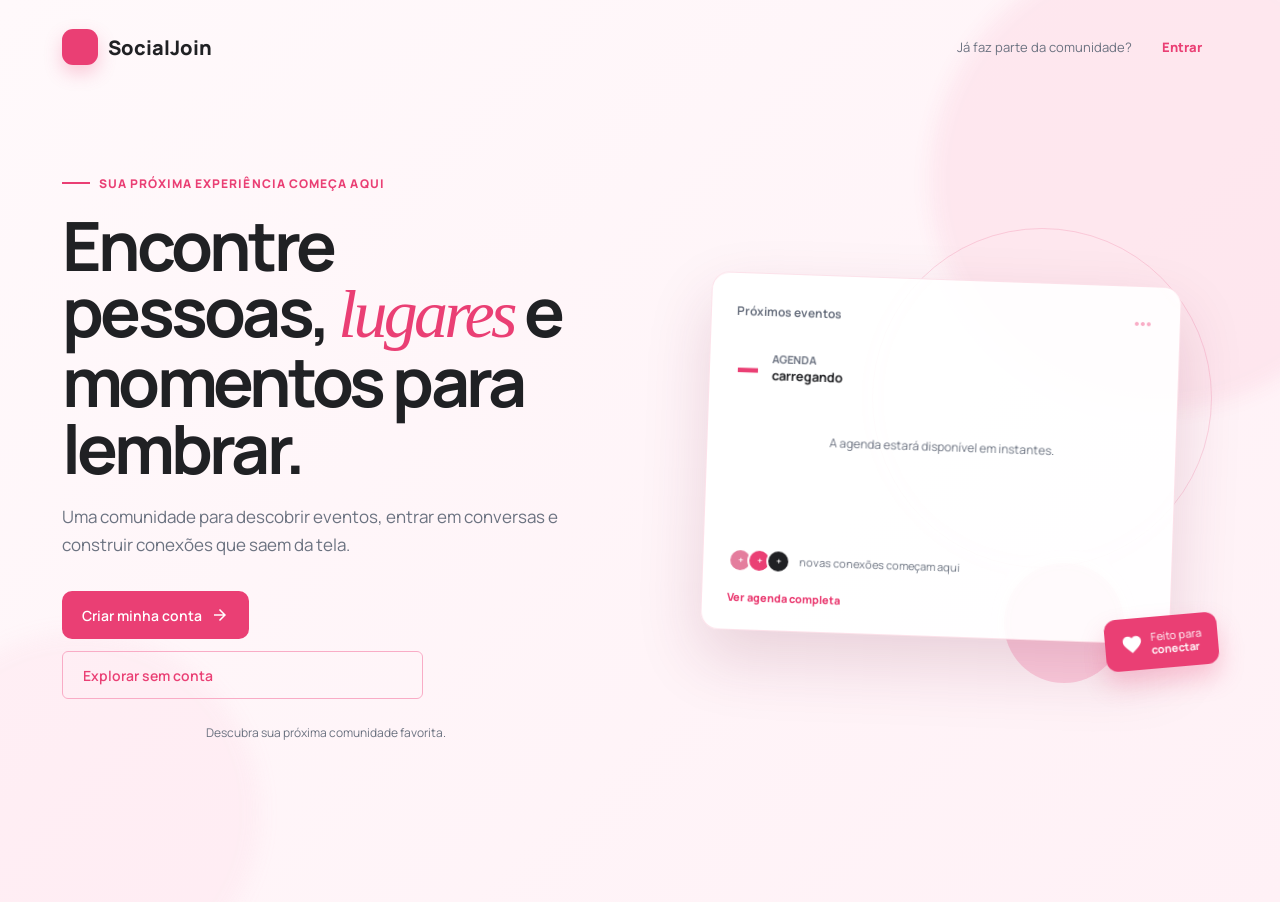
<file: web/index.html>
<!DOCTYPE html>
<html lang="pt-BR">

<head>
    <meta charset="UTF-8">
    <meta name="viewport" content="width=device-width, initial-scale=1.0">
    <meta name="api-base-url" content="">
    <title>Painel - Rede Social</title>
    <link rel="preconnect" href="https://fonts.googleapis.com">
    <link rel="preconnect" href="https://fonts.gstatic.com" crossorigin>
    <link href="https://fonts.googleapis.com/css2?family=Manrope:wght@400;500;600;700;800&display=swap"
        rel="stylesheet">
    <link href="https://fonts.googleapis.com/icon?family=Material+Icons" rel="stylesheet">
    <link rel="stylesheet" href="css/style.css?v=event-cycle-3">
</head>

<body>
    <!-- A página é declarativa: IDs e handlers conectam os controles visuais aos métodos do AppController em app.js. -->
    <section id="welcome-screen" class="welcome-screen active">
        <div class="welcome-page">
            <header class="welcome-nav">
                <a class="welcome-brand" href="#" onclick="return false;">
                    <span class="welcome-brand-mark"><i class="material-icons">hub</i></span>
                    SocialJoin
                </a>
                <div class="welcome-nav-actions">
                    <span>Já faz parte da comunidade?</span>
                    <button class="welcome-login-link" onclick="app.selecionarOpcao('login')">Entrar</button>
                </div>
            </header>

            <div class="welcome-layout">
                <div class="welcome-copy">
                    <div class="welcome-eyebrow"><span></span> Sua próxima experiência começa aqui</div>
                    <h1>Encontre pessoas, <em>lugares</em> e momentos para lembrar.</h1>
                    <p>Uma comunidade para descobrir eventos, entrar em conversas e construir conexões que saem da tela.
                    </p>
                    <div class="welcome-actions">
                        <button class="btn-primary welcome-btn" onclick="app.selecionarOpcao('cadastro')">Criar minha
                            conta <i class="material-icons">arrow_forward</i></button>
                        <button class="btn-ghost welcome-btn" onclick="app.selecionarOpcao('visitante')">Explorar sem
                            conta <i class="material-icons">north_east</i></button>
                    </div>
                    <div class="welcome-proof"><i class="material-icons">verified</i><span>Descubra sua próxima
                            comunidade favorita.</span></div>
                </div>

                <div class="welcome-preview" aria-label="Prévia de eventos da comunidade">
                    <div class="preview-orbit preview-orbit-one"></div>
                    <div class="preview-orbit preview-orbit-two"></div>
                    <div class="preview-window">
                        <div class="preview-window-top"><span>Próximos eventos</span><i
                                class="material-icons">more_horiz</i></div>
                        <div class="preview-date" id="preview-date">
                            <strong>--</strong><span>AGENDA<br><b>carregando</b></span>
                        </div>
                        <div id="preview-events" class="preview-events" aria-live="polite">
                            <div class="preview-loading">Buscando próximos eventos...</div>
                        </div>
                        <div class="preview-footer"><span
                                class="preview-avatars"><b>+</b><b>+</b><b>+</b></span><span>novas conexões começam
                                aqui</span><button class="preview-events-link" onclick="app.explorarEventos()">Ver
                                agenda completa</button></div>
                    </div>
                    <div class="preview-sticker"><i class="material-icons">favorite</i><span>Feito
                            para<br><b>conectar</b></span></div>
                </div>
            </div>
        </div>
    </section>

    <div id="app-shell" class="app-shell">
        <aside>
            <div class="brand">SocialJoin</div>
            <nav class="nav-menu">
                <button class="nav-btn active" id="tab-eventos" onclick="app.mudarAba('eventos')">
                    <i class="material-icons">event</i> Eventos
                </button>
                <button class="nav-btn" id="tab-feed" onclick="app.mudarAba('feed')">
                    <i class="material-icons">dashboard</i> Feed Geral
                </button>
                <button class="nav-btn" id="tab-comunidades" onclick="app.mudarAba('comunidades')">
                    <i class="material-icons">forum</i> Comunidades
                </button>
                <button class="nav-btn" id="tab-busca" onclick="app.mudarAba('busca')">
                    <i class="material-icons">people</i> Pessoas
                </button>
                <button class="nav-btn" id="tab-notificacoes" onclick="app.mudarAba('notificacoes')">
                    <i class="material-icons">notifications</i> Notificações
                    <span id="notificacoes-nao-lidas" class="notificacoes-contador" hidden></span>
                </button>
            </nav>
            <div class="sidebar-footer" id="header-buttons"></div>
        </aside>

        <div class="app-content">

            <button id="chat-mobile-toggle" class="chat-mobile-toggle" type="button"
                aria-label="Abrir mensagens" aria-expanded="false" title="Mensagens"
                onclick="app.alternarChatSidebar()">
                <i class="material-icons" aria-hidden="true">chat</i>
            </button>

            <!-- CHAT LATERAL -->
            <section id="chat-sidebar" class="chat-sidebar">
                <div class="chat-sidebar-header">
                    <h3>Mensagens</h3>

                    <button id="chat-toggle-btn" class="chat-toggle-btn" type="button" title="Recolher mensagens">
                        ‹
                    </button>
                </div>

                <div class="chat-search">
                    <input id="chat-search-input" type="text" placeholder="Buscar conversa..." autocomplete="off">
                </div>

                <div id="chat-conversations" class="chat-conversations">
                    <p class="chat-empty">
                        Nenhuma conversa ainda.
                    </p>
                </div>
            </section>


            <main id="app-main">
                <div id="view-feed" class="view-section">
                    <div class="page-header">
                        <div>
                            <span class="section-kicker">Conversa que vira encontro</span>
                            <h1>O que está acontecendo</h1>
                        </div>
                        <button class="btn-primary" onclick="app.abrirModalPost()">Novo Post</button>
                    </div>
                    <div class="feed-layout">
                        <div class="feed-main">
                            <div class="feed-toolbar">
                                <div class="feed-tabs" role="tablist" aria-label="Filtro do feed">
                                    <button class="feed-tab active" id="feed-tab-todos"
                                        onclick="app.mudarFiltroFeed('todos')">Tudo</button>
                                    <button class="feed-tab" id="feed-tab-comunidades"
                                        onclick="app.mudarFiltroFeed('comunidades')">Comunidades</button>
                                    <button class="feed-tab" id="feed-tab-meus"
                                        onclick="app.mudarFiltroFeed('meus')">Meus posts</button>
                                </div>
                                <select id="feed-ordenacao" onchange="app.mudarOrdenacaoFeed(this.value)"
                                    aria-label="Ordenar feed">
                                    <option value="recentes">Mais recentes</option>
                                    <option value="comentados">Mais comentados</option>
                                    <option value="curtidos">Mais curtidos</option>
                                </select>
                            </div>
                            <div id="feed-comunidades-filtros" class="feed-comunidades-filtros"></div>

                            <div id="feed-container">
                                Carregando feed...
                            </div>
                        </div>
                        <div class="feed-sidebar">
                            <div id="feed-sidebar-recomendado-heading" class="feed-sidebar-heading">
                                <span id="feed-sidebar-recomendado-kicker" class="section-kicker">
                                    Para você
                                </span>

                                <h2 id="feed-sidebar-recomendado-titulo">
                                    Recomendado
                                </h2>
                            </div>

                            <div id="feed-recomendados" class="feed-recomendados">
                                Carregando sugestões...
                            </div>

                            <div class="feed-sidebar-heading" style="margin-top: 18px;"><span
                                    class="section-kicker">Perfil parecido</span>
                                <h2>Pessoas para seguir</h2>
                            </div>
                            <div id="feed-sugestoes-pessoas" class="feed-sugestoes-pessoas">Carregando pessoas...</div>

                            <div class="feed-sidebar-heading" style="margin-top: 18px;"><span class="section-kicker">Não
                                    perca</span>
                                <h2>Próximos encontros</h2>
                            </div>
                            <div id="feed-eventos-destaque">Carregando eventos...</div>
                            <button class="feed-sidebar-link" onclick="app.mudarAba('eventos')">Ver agenda completa <i
                                    class="material-icons">arrow_forward</i></button>
                        </div>

                    </div>
                </div>
                <div id="view-salvos" class="view-section">

                    <div class="page-header">

                        <div>
                            <span class="section-kicker">
                                Sua coleção
                            </span>

                            <h1>Itens salvos</h1>
                        </div>

                    </div>


                    <div class="salvos-intro">
                        <i class="material-icons">
                            bookmark
                        </i>

                        <p>
                            Publicações que você salvou para
                            encontrar novamente depois.
                        </p>
                    </div>


                    <div id="salvos-container">
                        Carregando itens salvos...
                    </div>

                </div>

                <div id="view-post-detalhes" class="view-section">
                    <button class="detail-back-button" onclick="app.voltarDoPost()">
                        <i class="material-icons">arrow_back</i> Voltar ao feed
                    </button>
                    <div id="post-detalhes-conteudo"></div>
                </div>

                <div id="view-eventos" class="view-section active">
                    <div class="page-header">
                        <div>
                            <span class="section-kicker">Viva mais fora da tela</span>
                            <h1>Descubra seu próximo evento</h1>
                        </div>
                        <button class="btn-primary" onclick="app.abrirModal('evento-modal')">Novo Evento</button>
                    </div>
                    <div id="evento-destaque" class="evento-destaque"></div>
                    <div class="eventos-tabs" role="tablist" aria-label="Eventos">
                        <button class="eventos-tab active" id="eventos-tab-descobrir"
                            onclick="app.mudarVisaoEventos('descobrir')">Descobrir</button>
                        <button class="eventos-tab" id="eventos-tab-meus" onclick="app.mudarVisaoEventos('meus')">Meus
                            eventos</button>
                    </div>
                    <div class="eventos-filtros">
                        <input type="text" id="filtro-evento-texto" placeholder="Buscar"
                            oninput="app.buscarEventosComDebounce()">

                        <select id="filtro-evento-periodo" onchange="app.filtrarEventos()">

                            <option value="">Selecione um período</option>
                            <option value="hoje">Hoje</option>
                            <option value="semana">Esta semana</option>
                            <option value="mes">Este mês</option>
                            <option value="personalizado">Intervalo personalizado</option>
                        </select>

                        <select id="filtro-evento-preco" onchange="app.filtrarEventos()">
                            <option value="">Selecione uma faixa de preço</option>
                            <option value="gratuito">Gratuitos</option>
                            <option value="pago">Pagos</option>
                        </select>

                        <select id="filtro-evento-categoria" onchange="app.filtrarEventos()">
                            <option value="">Selecione uma categoria</option>
                            <option value="Tecnologia">Tecnologia</option>
                            <option value="Arte">Arte</option>
                            <option value="Música">Música</option>
                            <option value="Esportes">Esportes</option>
                            <option value="Educação">Educação</option>
                            <option value="Networking">Networking</option>
                            <option value="Cultura">Cultura</option>
                        </select>
                                                <select id="filtro-evento-formato" onchange="app.filtrarEventos()">
                            <option value="">Selecione um formato</option>
                            <option value="presencial">Presenciais</option>
                            <option value="online">Online</option>
                        </select>

                        <div class="filtro-localizacao-wrap" style="display: flex; gap: 8px; align-items: center;">
                            <button id="btn-localizacao-filtro" class="btn-localizacao-filtro" onclick="app.alternarFiltroProximidade()" style="white-space: nowrap; height: 38px; display: flex; align-items: center; gap: 5px;">
                                <i class="material-icons" style="font-size: 18px;">my_location</i>
                                Perto de mim
                            </button>
                            <select id="filtro-evento-raio" onchange="app.filtrarEventos()" style="display: none; width: 100px;">
                                <option value="10">10 km</option>
                                <option value="25">25 km</option>
                                <option value="50" selected>50 km</option>
                                <option value="100">100 km</option>
                            </select>
                        </div>
                    </div>
                    <div id="filtro-evento-intervalo" style="
        display:none;
        gap:10px;
        margin-bottom:16px;
    ">

                        <input type="date" id="filtro-evento-data-inicio" onchange="app.filtrarEventos()">

                        <input type="date" id="filtro-evento-data-fim" onchange="app.filtrarEventos()">
                    </div>
                    <div id="eventos-container" class="eventos-container">
                        Carregando eventos...
                    </div>
                    <div id="eventos-paginacao" style="
        display:flex;
        justify-content:center;
        align-items:center;
        gap:12px;
        margin-top:20px;
     ">

                        <button class="btn-secondary" id="btn-eventos-anterior" onclick="app.paginaAnteriorEventos()">
                            Anterior
                        </button>

                        <span id="eventos-pagina-info">
                            Página 1 de 1
                        </span>

                        <button class="btn-secondary" id="btn-eventos-proxima" onclick="app.proximaPaginaEventos()">
                            Próxima
                        </button>
                    </div>
                </div>

                <div id="view-comunidades" class="view-section">
                    <div class="page-header">
                        <div>
                            <span class="section-kicker">Encontre sua turma</span>
                            <h1>Comunidades</h1>
                        </div>

                        <button class="btn-primary" onclick="app.abrirModal('comunidade-modal')">Nova
                            Comunidade</button>
                    </div>

                    <div class="comunidades-tabs">
                        <button id="comunidades-tab-todas" class="comunidades-tab active"
                            onclick="app.mudarFiltroComunidades('todas')">
                            Todas
                        </button>

                        <button id="comunidades-tab-minhas" class="comunidades-tab"
                            onclick="app.mudarFiltroComunidades('minhas')">
                            Minhas comunidades
                        </button>

                        <button id="comunidades-tab-criadas" class="comunidades-tab"
                            onclick="app.mudarFiltroComunidades('criadas')">
                            Criadas por mim
                        </button>
                    </div>
                    <div class="comunidades-toolbar">
                        <input class="search-bar" id="comunidades-search" type="search"
                            placeholder="Buscar por nome ou interesse..." oninput="app.filtrarComunidades()">
                        <select id="comunidades-ordenacao" onchange="app.filtrarComunidades()">
                            <option value="membros">Mais populares</option>
                            <option value="recentes">Mais recentes</option>
                            <option value="nome">Nome A-Z</option>
                        </select>
                    </div>
                    <div id="comunidades-container" class="comunidades-grid">Carregando comunidades...</div>
                </div>

                <div id="view-agenda" class="view-section">
                    <div class="page-header agenda-page-header">
                        <div>
                            <span class="section-kicker">Seus próximos encontros</span>
                            <h1>Minha agenda</h1>
                            <p>Encontre rapidamente os eventos que você salvou.</p>
                        </div>
                        <button class="agenda-export-btn" onclick="app.exportarAgendaIcs()">
                            <i class="material-icons" aria-hidden="true">calendar_month</i>
                            <span>Exportar calendário</span>
                        </button>
                    </div>
                    <div id="agenda-eventos-container" class="eventos-container agenda-eventos-container">
                        Carregando agenda...
                    </div>
                </div>

                <div id="view-notificacoes" class="view-section">
                    <div class="page-header">
                        <div>
                            <span class="section-kicker">Atualizações da sua comunidade</span>
                            <h1>Notificações</h1>
                        </div>
                    </div>
                    <div id="notificacoes-container" class="notificacoes-lista">
                        Carregando notificações...
                    </div>
                </div>

                <!-- PERFIL -->
<div id="view-perfil" class="view-section">

    <div class="perfil-view-header">
        <button
            type="button"
            class="detail-back-button"
            onclick="app.voltarDoPerfil()"
        >
            <i class="material-icons">arrow_back</i>
            <span>Voltar</span>
        </button>
    </div>

    <div id="perfil-conteudo"></div>

</div>



                <div id="view-busca" class="view-section">
                    <div class="page-header">
                        <div><span class="section-kicker">Descubra quem faz acontecer</span>
                            <h1>Pessoas</h1>
                        </div>
                    </div>
                    <div class="pessoas-search-area">
                        <i class="material-icons">
                            search
                        </i>

                        <input id="search-input" type="text" placeholder="Buscar por nome ou username..."
                            oninput="app.filtrarUsuarios()">
                    </div>

                    <div class="pessoas-filtros">

                        <button id="pessoas-filtro-todas" class="pessoas-filtro-btn active" type="button"
                            onclick="app.mudarFiltroPessoas('todas')">
                            Todas
                        </button>

                        <button id="pessoas-filtro-comuns" class="pessoas-filtro-btn" type="button"
                            onclick="app.mudarFiltroPessoas('comuns')">
                            Das minhas comunidades
                        </button>

                        <button id="pessoas-filtro-organizadores" class="pessoas-filtro-btn" type="button"
                            onclick="app.mudarFiltroPessoas('organizadores')">
                            Organizadores
                        </button>

                    </div>

                    <div class="pessoas-sugestoes">
                        <div><span class="section-kicker">Para conhecer</span>
                            <h2>Descubra novas pessoas</h2>
                        </div>
                        <p>Encontre organizadores, participantes e novas conversas.</p>
                    </div>

                    <div id="users-container" class="pessoas-grid">Carregando...</div>
                    <nav id="pessoas-paginacao" class="pessoas-paginacao" aria-label="Paginação de pessoas"
                        hidden>
                        <button class="btn-secondary" id="btn-pessoas-anterior" type="button"
                            onclick="app.paginaAnteriorPessoas()" disabled>
                            Anterior
                        </button>
                        <span id="pessoas-pagina-info" aria-live="polite">Página 1 de 1</span>
                        <button class="btn-secondary" id="btn-pessoas-proxima" type="button"
                            onclick="app.proximaPaginaPessoas()" disabled>
                            Próxima
                        </button>
                    </nav>

                </div>



                <div id="view-subreddit" class="view-section">

                    <button class="detail-back-button" onclick="app.mudarAba('comunidades')">
                        <i class="material-icons">arrow_back</i>
                        Voltar
                    </button>


                    <section class="comunidade-detalhe-header">

                        <div class="comunidade-detalhe-principal">

                            <div id="sub-community-visual" class="comunidade-detalhe-avatar">
                                C
                            </div>


                            <div class="comunidade-detalhe-identidade">

                                <div class="comunidade-detalhe-titulo-linha">

                                    <h1 id="sub-titulo">
                                        Nome da Comunidade
                                    </h1>

                                    <span id="sub-status" class="comunidade-detalhe-status">
                                    </span>

                                </div>


                                <p id="sub-desc">
                                    Descrição
                                </p>


                                <div class="comunidade-detalhe-meta">

                                    <span id="sub-categoria">
                                        Geral
                                    </span>

                                    <span class="comunidade-meta-separador">
                                        •
                                    </span>

                                    <span>
                                        <i class="material-icons">group</i>
                                        <strong id="sub-total-membros">
                                            0
                                        </strong>
                                        membros
                                    </span>

                                    <span class="comunidade-meta-separador">
                                        •
                                    </span>

                                    <span>
                                        <i class="material-icons">event</i>
                                        <strong id="sub-total-eventos">
                                            0
                                        </strong>
                                        eventos
                                    </span>

                                </div>

                            </div>

                        </div>


                        <div class="comunidade-detalhe-acoes">

                            <button type="button" id="btn-gerenciar-comunidade" class="comunidade-btn-secundario"
                                style="display:none;" onclick="
                    app.gerenciarComunidade(
                        app.comunidadeAtivaId
                    )
                ">
                                <i class="material-icons">
                                    settings
                                </i>

                                Gerenciar
                            </button>


                            <button type="button" id="btn-participar" class="comunidade-btn-secundario"
                                onclick="app.participarComunidade()">
                                Entrar
                            </button>


                            <button type="button" id="btn-postar-comunidade" class="comunidade-btn-postar"
                                onclick="app.abrirModalPost()">
                                <i class="material-icons">
                                    add
                                </i>

                                Postar aqui
                            </button>

                        </div>

                    </section>


                    <div class="comunidade-tabs">

                        <button class="comunidade-tab active" id="comunidade-tab-posts"
                            onclick="app.mudarAbaComunidade('posts')">
                            Posts
                            <span id="comunidade-tab-posts-count">
                                0
                            </span>
                        </button>

                        <button class="comunidade-tab" id="comunidade-tab-eventos"
                            onclick="app.mudarAbaComunidade('eventos')">
                            Eventos
                            <span id="comunidade-tab-eventos-count">
                                0
                            </span>
                        </button>

                        <button class="comunidade-tab" id="comunidade-tab-membros"
                            onclick="app.mudarAbaComunidade('membros')">
                            Membros
                            <span id="comunidade-tab-membros-count">
                                0
                            </span>
                        </button>

                    </div>


                    <div id="subreddit-feed-container"></div>

                </div>

                <div id="view-evento-detalhes" class="view-section">

                    <button class="detail-back-button" onclick="app.voltarParaEventos()">
                        <i class="material-icons">arrow_back</i>
                        Voltar para eventos
                    </button>

                    <div id="evento-detalhes-conteudo"></div>

                </div>
            </main>
            <section id="chat-window" class="chat-window">

                <div class="chat-window-header">
                    <div class="chat-user-info">
                        <div id="chat-user-avatar" class="chat-user-avatar">
                            ?
                        </div>

                        <div class="chat-user-meta">
                            <div class="chat-user-line">
                                <strong id="chat-user-name">
                                    Conversa
                                </strong>
                                <span id="chat-user-status" class="chat-user-status">online</span>
                            </div>

                            <span id="chat-user-username" class="chat-user-username"></span>
                        </div>
                    </div>

                    <button id="chat-close-btn" class="chat-close-btn" type="button" title="Fechar conversa">
                        ×
                    </button>
                </div>

                <div id="chat-messages" class="chat-messages">
                </div>

                <form id="chat-message-form" class="chat-message-form">

                    <input id="chat-message-input" type="text" placeholder="Digite uma mensagem..." autocomplete="off"
                        maxlength="2000">

                    <button type="submit">
                        Enviar
                    </button>

                </form>

            </section>
        </div>
    </div>

    <div class="modal-overlay" id="auth-modal" role="dialog" aria-modal="true" aria-labelledby="auth-title">
        <div class="modal auth-modal">
            <button type="button" class="modal-close-btn" aria-label="Fechar" onclick="app.fecharModal('auth-modal')">
                <i class="material-icons">close</i>
            </button>
            <div class="auth-intro">
                <span class="auth-kicker">SocialJoin</span>
                <h2 id="auth-title">Acesso ao Site</h2>
                <p id="auth-subtitle">Entre para acompanhar eventos, comunidades e conversas.</p>
            </div>

            <div class="auth-tabs" role="tablist" aria-label="Autenticação">
                <button type="button" class="auth-tab active" id="auth-tab-login"
                    onclick="app.definirModoAuth(false)">Entrar</button>
                <button type="button" class="auth-tab" id="auth-tab-register" onclick="app.definirModoAuth(true)">Criar
                    conta</button>
            </div>

            <div id="auth-feedback" class="auth-feedback" role="alert" aria-live="polite"></div>

            <div class="auth-field auth-register-only">
                <label for="auth-nome-completo">Nome completo</label>
                <div class="auth-input-wrap"><i class="material-icons">person_outline</i><input type="text"
                        id="auth-nome-completo" placeholder="Como podemos chamar você?" autocomplete="off"></div>
            </div>

            <div class="auth-field auth-register-only">
                <label for="auth-nome">Nome de exibição</label>
                <div class="auth-input-wrap"><i class="material-icons">badge</i><input type="text" id="auth-nome"
                        placeholder="Seu nome na comunidade" autocomplete="off"></div>
            </div>

            <div class="auth-field auth-register-only">
                <label for="auth-username">Nome de usuário</label>
                <div class="auth-input-wrap"><i class="material-icons">alternate_email</i><input type="text"
                        id="auth-username" placeholder="seu_usuario" autocomplete="off"></div>
            </div>

            <div class="auth-field auth-register-only">
                <label for="auth-data-nascimento">Data de nascimento</label>
                <div class="auth-input-wrap"><i class="material-icons">cake</i><input type="date"
                        id="auth-data-nascimento"></div>
            </div>

            <div class="auth-field">
                <label for="auth-email" id="auth-email-label">E-mail ou telefone</label>
                <div class="auth-input-wrap"><i class="material-icons">mail_outline</i><input type="text"
                        id="auth-email" placeholder="seu@email.com ou (00) 00000-0000" autocomplete="off"></div>
            </div>

            <div class="auth-field auth-register-only">
                <label for="auth-telefone">Telefone <span>(opcional)</span></label>
                <div class="auth-input-wrap"><i class="material-icons">phone</i><input type="tel" id="auth-telefone"
                        placeholder="(00) 00000-0000" autocomplete="off"></div>
            </div>

            <div class="auth-field">
                <label for="auth-senha">Senha</label>
                <div class="auth-input-wrap"><i class="material-icons">lock_outline</i><input type="password"
                        id="auth-senha" placeholder="Sua senha" autocomplete="current-password"
                        oninput="app.atualizarForcaSenha()"><button type="button" class="password-toggle"
                        onclick="app.alternarVisibilidadeSenha('auth-senha', this)" aria-label="Mostrar senha"><i
                            class="material-icons">visibility</i></button></div>
                <div id="auth-password-strength" class="password-strength" aria-live="polite"></div>
            </div>

            <div class="auth-field auth-register-only">
                <label for="auth-confirmar-senha">Confirmar senha</label>
                <div class="auth-input-wrap"><i class="material-icons">lock_reset</i><input type="password"
                        id="auth-confirmar-senha" placeholder="Repita sua senha" autocomplete="new-password"><button
                        type="button" class="password-toggle"
                        onclick="app.alternarVisibilidadeSenha('auth-confirmar-senha', this)"
                        aria-label="Mostrar senha"><i class="material-icons">visibility</i></button></div>
            </div>

            <div class="auth-field auth-register-only">
                <label>Interesses</label>
                <div class="auth-interesses-intro">Escolha até 5 temas que mais combinam com você.</div>
                <div id="auth-interesses-list" class="auth-interesses-list" aria-label="Selecionar interesses">
                </div>
            </div>

            <button type="button" class="btn-full auth-submit" id="auth-submit"
                onclick="app.processarAuth()">Entrar</button>
            <button type="button" class="auth-forgot" id="auth-forgot" onclick="app.recuperarSenha()">Esqueci minha
                senha</button>
            <button type="button" class="btn-cancel" onclick="app.fecharModal('auth-modal')">Cancelar</button>
            <p class="auth-legal">Ao continuar, você concorda em participar da comunidade SocialJoin.</p>
        </div>
    </div>

    <!-- O formulário coleta texto e arquivos; o JavaScript envia o post e associa as imagens depois de obter o ID. -->
    <div class="modal-overlay" id="post-modal">
        <div class="modal">
            <h2 id="modal-post-title">Nova Publicação</h2>
            <input type="text" id="post-titulo" placeholder="Título">
            <textarea id="post-conteudo" placeholder="Conteúdo..."></textarea>
            <label class="post-image-picker" for="post-imagens">
                <i class="material-icons" aria-hidden="true">add_photo_alternate</i>
                Adicionar fotos
            </label>
            <input type="file" id="post-imagens" accept="image/jpeg,image/png,image/webp" multiple hidden>
            <small class="form-hint">Escolha várias de uma vez ou adicione mais depois. Até 4 imagens JPG, PNG ou WEBP; máximo de 5 MB cada.</small>
            <div id="post-imagens-preview" class="post-image-preview" aria-live="polite"></div>
            <div class="post-destination-field">
                <label for="post-comunidade-id">Onde publicar?</label>
                <div class="post-destination-select">
                    <i class="material-icons" aria-hidden="true">public</i>
                    <select id="post-comunidade-id" aria-label="Destino da publicação">
                        <option value="">Publicar no feed global</option>
                    </select>
                    <i class="material-icons post-destination-chevron" aria-hidden="true">expand_more</i>
                </div>
                <small>Escolha o feed global ou uma comunidade da qual você participa.</small>
            </div>
            <button class="btn-full" id="post-publicar-btn" onclick="app.enviarPost()">Publicar</button>
            <button class="btn-cancel" onclick="app.fecharModal('post-modal')">Cancelar</button>
        </div>
    </div>

    <div class="modal-overlay" id="comunidade-modal">
        <div class="modal">
            <h2>Criar Comunidade</h2>
            <input type="text" id="comunidade-nome" placeholder="Ex: Desenvolvedores Java">
            <textarea id="comunidade-desc" placeholder="Qual o foco do grupo?"></textarea>
            <select id="comunidade-categoria">
                <option value="">Selecione uma categoria</option>
                <option>Tecnologia</option>
                <option>Arte</option>
                <option>Música</option>
                <option>Esportes</option>
                <option>Educação</option>
                <option>Networking</option>
                <option>Cultura</option>
            </select>
            <label for="comunidade-cor">Cor da comunidade</label>
            <input type="color" id="comunidade-cor" value="#EA3F74">
            <label for="comunidade-imagem">Imagem da comunidade (opcional)</label>
            <input type="file" id="comunidade-imagem" accept="image/*">
            <small class="form-hint">Escolha uma imagem que represente os interesses da sua comunidade.</small>
            <button class="btn-full" onclick="app.criarComunidade()">Salvar</button>
            <button class="btn-cancel" onclick="app.fecharModal('comunidade-modal')">Cancelar</button>
        </div>
    </div>

    <div class="modal-overlay" id="evento-modal" role="dialog" aria-modal="true" aria-labelledby="evento-modal-title">
        <div class="modal evento-modal">
            <button type="button" class="modal-close-btn" onclick="app.fecharModal('evento-modal')"
                aria-label="Fechar modal">
                <i class="material-icons">close</i>
            </button>

            <div class="modal-header-intro">
                <span class="modal-kicker"><i class="material-icons">event</i> Agenda & Encontros</span>
                <h2 id="evento-modal-title">Organizar Novo Evento</h2>
                <p>Preencha as informações para divulgar seu evento na comunidade.</p>
            </div>

            <div id="evento-feedback" class="form-feedback" role="alert" aria-live="polite"></div>

            <form id="form-criar-evento" onsubmit="event.preventDefault(); app.criarEvento();">
                <!-- Seção 1: Informações Básicas -->
                <div class="form-section">
                    <div class="form-section-title">
                        <i class="material-icons">info</i> Sobre o Evento
                    </div>

                    <div class="form-group">
                        <label for="evento-titulo">Título do evento <span class="required">*</span></label>
                        <div class="form-input-wrap">
                            <i class="material-icons">title</i>
                            <input type="text" id="evento-titulo"
                                placeholder="Ex: Workshop de Java ou Encontro da Comunidade" required
                                autocomplete="off">
                        </div>
                    </div>

                    <div class="form-grid-2">
                        <div class="form-group">
                            <label for="evento-categoria">Categoria <span class="required">*</span></label>
                            <div class="form-input-wrap">
                                <i class="material-icons">category</i>
                                <select id="evento-categoria" required>
                                    <option value="">Selecione uma categoria</option>
                                    <option value="Tecnologia">Tecnologia</option>
                                    <option value="Arte">Arte</option>
                                    <option value="Música">Música</option>
                                    <option value="Esportes">Esportes</option>
                                    <option value="Educação">Educação</option>
                                    <option value="Networking">Networking</option>
                                    <option value="Cultura">Cultura</option>
                                    <option value="Games">Games</option>
                                    <option value="Gastronomia">Gastronomia</option>
                                    <option value="Saúde">Saúde</option>
                                    <option value="Social">Social</option>
                                </select>
                            </div>
                        </div>

                        <div class="form-group">
                            <label for="evento-comunidade-id">Comunidade vinculada <span
                                    class="optional">(opcional)</span></label>
                            <div class="form-input-wrap">
                                <i class="material-icons">groups</i>
                                <select id="evento-comunidade-id">
                                    <option value="">Selecione uma comunidade (opcional)</option>
                                </select>
                            </div>
                            <small class="form-hint">Sem comunidade vinculada, o evento ficará aberto ao público.</small>
                        </div>
                    </div>

                    <div class="form-group">
                        <label for="evento-desc">Descrição e detalhes <span class="optional">(opcional)</span></label>
                        <textarea id="evento-desc" rows="3"
                            placeholder="Explique a proposta do evento, programação, requisitos ou recados importantes..."></textarea>
                    </div>
                </div>

                <!-- Seção 2: Data e Horários -->
                <div class="form-section">
                    <div class="form-section-title">
                        <i class="material-icons">schedule</i> Data e Horários
                    </div>

                    <div class="form-grid-3">
                        <div class="form-group">
                            <label for="evento-data">Data <span class="required">*</span></label>
                            <div class="form-input-wrap">
                                <i class="material-icons">calendar_today</i>
                                <input type="date" id="evento-data" required>
                            </div>
                        </div>

                        <div class="form-group">
                            <label for="evento-horario-inicio">Início <span class="required">*</span></label>
                            <div class="form-input-wrap">
                                <i class="material-icons">schedule</i>
                                <input type="time" id="evento-horario-inicio" required>
                            </div>
                        </div>

                        <div class="form-group">
                            <label for="evento-horario-fim">Término <span class="required">*</span></label>
                            <div class="form-input-wrap">
                                <i class="material-icons">schedule</i>
                                <input type="time" id="evento-horario-fim" required>
                            </div>
                        </div>
                    </div>

                    <div class="form-group">
                        <label for="evento-encerramento-inscricoes">Encerramento das inscrições <span
                                class="optional">(opcional)</span></label>
                        <div class="form-input-wrap">
                            <i class="material-icons">event_busy</i>
                            <input type="datetime-local" id="evento-encerramento-inscricoes">
                        </div>
                        <small class="form-hint">Deixe em branco para permitir inscrições até o início do
                            evento.</small>
                    </div>
                </div>

                <!-- Seção 3: Local e Vagas -->
                <div class="form-section">
                    <div class="form-section-title">
                        <i class="material-icons">place</i> Formato, Local e Vagas
                    </div>

                    <div class="form-grid-2">
                        <div class="form-group">
                            <label for="evento-formato-local">Formato do evento <span class="required">*</span></label>
                            <div class="form-input-wrap">
                                <i class="material-icons">swap_horiz</i>
                                <select id="evento-formato-local" onchange="app.alternarFormatoCriacaoEvento(this.value)">
                                    <option value="presencial">Presencial (Endereço Físico)</option>
                                    <option value="online">Online (Link / Transmissão)</option>
                                </select>
                            </div>
                        </div>

                        <div class="form-group">
                            <label for="evento-local" id="evento-local-label">Endereço do evento <span class="required">*</span></label>
                            <div class="form-input-wrap">
                                <i class="material-icons" id="evento-local-icone">place</i>
                                <input type="text" id="evento-local"
                                    placeholder="Ex: Av. Paulista, 1000 - Bela Vista, São Paulo" required autocomplete="off"
                                    onchange="app.aoAlterarEnderecoEvento()">
                                <button type="button" class="btn-input-action" id="btn-buscar-coords-evento" onclick="app.buscarCoordenadasPorEnderecoDigitado()" title="Localizar endereço no mapa">
                                    <i class="material-icons">search</i>
                                </button>
                            </div>
                        </div>
                    </div>

                    <!-- Bloco de Coordenadas & GPS (para eventos presenciais) -->
                    <div id="wrap-evento-coordenadas" class="evento-coordenadas-box">
                        <div class="evento-coordenadas-topo">
                            <div class="evento-coordenadas-texto">
                                <strong><i class="material-icons">map</i> Geolocalização</strong>
                                <span>Permite que participantes encontrem este evento no mapa de eventos próximos.</span>
                            </div>
                            <button type="button" class="btn-gps" onclick="app.capturarCoordenadasEvento()" title="Usar minha localização atual via GPS">
                                <i class="material-icons">my_location</i> Usar meu GPS
                            </button>
                        </div>
                        <input type="hidden" id="evento-latitude">
                        <input type="hidden" id="evento-longitude">
                        <div id="evento-coords-badge" class="coords-badge sem-coords">
                            <i class="material-icons">location_off</i>
                            <span id="evento-coords-badge-texto">Nenhuma coordenada detectada. Digite o endereço ou clique em "Usar meu GPS".</span>
                        </div>
                    </div>

                    <div class="form-grid-2">
                        <div class="form-group">
                            <label for="evento-limite">Limite de participantes <span class="optional">(opcional)</span></label>
                            <div class="form-input-wrap">
                                <i class="material-icons">people</i>
                                <input type="number" id="evento-limite" min="1" placeholder="Vazio = Sem limite">
                            </div>
                        </div>

                        <div class="form-group">
                            <label for="evento-preco">Valor do ingresso <span class="optional">(opcional)</span></label>
                            <div class="form-input-wrap">
                                <i class="material-icons">confirmation_number</i>
                                <input type="number" id="evento-preco" min="0" step="0.01" placeholder="0,00">
                            </div>
                            <small class="form-hint">Deixe em branco ou informe 0 para um evento gratuito.</small>
                        </div>

                        <div class="form-group">
                            <label for="evento-taxa-repassada">Taxa da plataforma</label>
                            <div class="form-input-wrap">
                                <i class="material-icons">payments</i>
                                <select id="evento-taxa-repassada">
                                    <option value="false">Absorvida pelo organizador</option>
                                    <option value="true">Repassada ao comprador</option>
                                </select>
                            </div>
                            <small class="form-hint">Taxa: 8% do ingresso + R$ 2,00 por ingresso.</small>
                        </div>
                    </div>
                </div>

                <!-- Seção 4: Capa e Configurações -->
                <div class="form-section">
                    <div class="form-section-title">
                        <i class="material-icons">photo_camera</i> Capa e Configurações
                    </div>

                    <div class="form-group">
                        <label for="evento-capa">Banner do evento <span class="optional">(opcional)</span></label>
                        <div class="custom-file-upload">
                            <input type="file" id="evento-capa" accept="image/jpeg,image/png,image/webp"
                                onchange="app.atualizarPreviewCapaEvento(this)">
                            <div class="file-upload-visual" id="evento-capa-preview-box">
                                <i class="material-icons">cloud_upload</i>
                                <span id="evento-capa-nome">Clique para selecionar uma imagem</span>
                                <small>Opcional · JPG, PNG ou WEBP · máximo 5 MB</small>
                            </div>
                        </div>
                    </div>

                    <div class="checkbox-card">
                        <label class="checkbox-container">
                            <input type="checkbox" id="evento-checkin">
                            <span class="checkbox-custom"></span>
                            <div class="checkbox-text">
                                <strong>Exigir check-in dos participantes</strong>
                                <span>A entrada e validação de ingressos serão realizadas pelo aplicativo mobile via QR
                                    Code.</span>
                            </div>
                        </label>
                    </div>
                </div>

                <div class="form-actions">
                    <button type="submit" class="btn-full btn-primary auth-submit" id="btn-criar-evento">
                        Agendar Evento
                    </button>
                    <button type="button" class="btn-cancel" onclick="app.fecharModal('evento-modal')">
                        Cancelar
                    </button>
                </div>
            </form>
        </div>
    </div>

    <div class="modal-overlay" id="gerenciar-comunidade-modal">

        <div class="modal comunidade-gerenciar-modal">

            <div class="comunidade-modal-header">

                <div>
                    <span class="section-kicker">
                        Administração
                    </span>

                    <h2>Gerenciar comunidade</h2>

                    <p>
                        Atualize as informações e
                        configurações da comunidade.
                    </p>
                </div>

                <button type="button" class="modal-close" onclick="
                    app.fecharModal(
                        'gerenciar-comunidade-modal'
                    )
                " aria-label="Fechar">
                    <i class="material-icons">
                        close
                    </i>
                </button>

            </div>


            <div class="comunidade-modal-section">

                <div class="comunidade-modal-section-title">
                    <i class="material-icons">
                        edit
                    </i>

                    <div>
                        <strong>
                            Informações básicas
                        </strong>

                        <span>
                            Nome, descrição e categoria.
                        </span>
                    </div>
                </div>


                <div class="form-group">
                    <label for="editar-comunidade-nome">
                        Nome da comunidade
                    </label>

                    <input id="editar-comunidade-nome" type="text" placeholder="Nome da comunidade">
                </div>


                <div class="form-group">
                    <label for="editar-comunidade-desc">
                        Descrição
                    </label>

                    <textarea id="editar-comunidade-desc" rows="4" placeholder="Descreva a comunidade..."></textarea>
                </div>


                <div class="comunidade-modal-grid">

                    <div class="form-group">
                        <label for="editar-comunidade-categoria">
                            Categoria
                        </label>

                        <select id="editar-comunidade-categoria">
                            <option value="">Selecione uma categoria</option>
                            <option>Tecnologia</option>
                            <option>Arte</option>
                            <option>Música</option>
                            <option>Esportes</option>
                            <option>Educação</option>
                            <option>Networking</option>
                            <option>Cultura</option>
                        </select>
                    </div>


                    <div class="form-group">
                        <label for="editar-comunidade-cor">
                            Cor da comunidade
                        </label>

                        <div class="comunidade-cor-field">

                            <input type="color" id="editar-comunidade-cor">

                            <span>
                                Cor de destaque
                            </span>

                        </div>
                    </div>

                </div>

            </div>


            <div class="comunidade-modal-section">

                <div class="comunidade-modal-section-title">
                    <i class="material-icons">
                        image
                    </i>

                    <div>
                        <strong>
                            Aparência
                        </strong>

                        <span>
                            Imagem usada nos cards e
                            no cabeçalho da comunidade.
                        </span>
                    </div>
                </div>


                <label class="comunidade-upload" for="editar-comunidade-imagem">
                    <i class="material-icons">
                        add_photo_alternate
                    </i>

                    <div>
                        <strong>
                            Escolher nova imagem
                        </strong>

                        <span>
                            JPG, PNG ou WEBP
                        </span>
                    </div>

                    <span class="comunidade-upload-action">
                        Selecionar
                    </span>
                </label>

                <input type="file" id="editar-comunidade-imagem" accept="image/*" hidden>

            </div>


            <div class="comunidade-modal-section">

                <div class="comunidade-modal-section-title">
                    <i class="material-icons">
                        admin_panel_settings
                    </i>

                    <div>
                        <strong>
                            Administração
                        </strong>

                        <span>
                            Controle quem participa
                            desta comunidade.
                        </span>
                    </div>
                </div>


                <button type="button" class="comunidade-admin-action" onclick="app.abrirGerenciarMembros()">
                    <span>
                        <i class="material-icons">
                            group
                        </i>

                        Gerenciar membros
                    </span>

                    <i class="material-icons">
                        chevron_right
                    </i>
                </button>

            </div>


            <div class="comunidade-danger-zone">

                <div>
                    <strong>
                        Excluir comunidade
                    </strong>

                    <span>
                        Esta ação remove permanentemente
                        a comunidade.
                    </span>
                </div>

                <button type="button" class="comunidade-delete-btn" onclick="app.excluirComunidade()">
                    <i class="material-icons">
                        delete_outline
                    </i>

                    Excluir
                </button>

            </div>


            <div class="comunidade-modal-footer">

                <button type="button" class="btn-secondary" onclick="
                    app.fecharModal(
                        'gerenciar-comunidade-modal'
                    )
                ">
                    Cancelar
                </button>

                <button type="button" class="btn-primary" onclick="app.salvarEdicaoComunidade()">
                    Salvar alterações
                </button>

            </div>

        </div>

    </div>

    <div id="gerenciar-membros-modal" class="modal-overlay">
        <div class="modal">
            <h2>Membros da comunidade</h2>

            <div id="lista-membros-comunidade">
                Carregando...
            </div>

            <br>

            <button class="btn-secondary" onclick="app.fecharModal('gerenciar-membros-modal')">
                Fechar
            </button>
        </div>
    </div>
<div class="modal-overlay" id="editar-perfil-modal">
    <div class="modal editar-perfil-modal">

        <button
            type="button"
            class="modal-close-btn"
            onclick="app.fecharModal('editar-perfil-modal')"
            aria-label="Fechar"
        >
            <i class="material-icons">close</i>
        </button>

        <div class="editar-perfil-header">
            <span class="editar-perfil-kicker">Sua conta</span>
            <h2>Editar perfil</h2>
            <p>Atualize como seu perfil aparece para outras pessoas.</p>
        </div>

        <div class="editar-perfil-foto-area">

            <div class="editar-perfil-avatar">
                <i class="material-icons" id="editar-perfil-avatar-icon">person</i>
                <img id="editar-perfil-avatar-preview" alt="Prévia da foto de perfil" hidden>
            </div>

            <div class="editar-perfil-foto-info">
                <strong>Foto de perfil</strong>
                <span>JPG, PNG ou WEBP · máximo de 5 MB</span>

                <input
                    type="file"
                    id="editar-perfil-foto"
                    accept="image/jpeg,image/png,image/webp"
                    class="editar-perfil-file-input"
                >

                <div class="editar-perfil-foto-acoes">
                    <label
                        for="editar-perfil-foto"
                        class="editar-perfil-escolher-foto"
                    >
                        <i class="material-icons">photo_camera</i>
                        Escolher foto
                    </label>

                    <button
                        type="button"
                        class="editar-perfil-alterar-foto"
                        onclick="app.salvarFotoPerfil()"
                    >
                        Alterar
                    </button>
                </div>
            </div>

        </div>

        <div class="editar-perfil-form">

            <div class="editar-perfil-campo">
                <label for="editar-perfil-nome">Nome</label>
                <input
                    type="text"
                    id="editar-perfil-nome"
                    placeholder="Seu nome"
                >
            </div>

            <div class="editar-perfil-campo">
                <label for="editar-perfil-username">Username</label>

                <div class="editar-perfil-username">
                    <span>@</span>
                    <input
                        type="text"
                        id="editar-perfil-username"
                        placeholder="seuusername"
                    >
                </div>
            </div>

            <div class="editar-perfil-campo">
                <div class="editar-perfil-label-row">
                    <label for="editar-perfil-bio">Bio</label>
                    <span>Máximo de 300 caracteres</span>
                </div>

                <textarea
                    id="editar-perfil-bio"
                    maxlength="300"
                    placeholder="Conte um pouco sobre você..."
                ></textarea>
            </div>

        </div>

        <div class="editar-perfil-footer">
            <button
                type="button"
                class="btn-secondary"
                onclick="app.fecharModal('editar-perfil-modal')"
            >
                Cancelar
            </button>

            <button
                type="button"
                class="btn-primary"
                onclick="app.salvarPerfil()"
            >
                Salvar alterações
            </button>
        </div>

    </div>
</div>

    <div class="modal-overlay" id="gerenciar-evento-modal" role="dialog" aria-modal="true"
        aria-labelledby="gerenciar-evento-title">
        <div class="modal evento-modal">
            <button type="button" class="modal-close-btn" onclick="app.fecharModal('gerenciar-evento-modal')"
                aria-label="Fechar modal">
                <i class="material-icons">close</i>
            </button>

            <div class="modal-header-intro">
                <span class="modal-kicker"><i class="material-icons">edit_calendar</i> Painel do Organizador</span>
                <h2 id="gerenciar-evento-title">Gerenciar Evento</h2>
                <p>Atualize os detalhes do evento, as inscrições e as configurações de acesso.</p>
            </div>

            <div id="editar-evento-feedback" class="form-feedback" role="alert" aria-live="polite"></div>
            <section class="evento-organizador-resumo" aria-live="polite">
                <div>
                    <strong>Resumo do evento</strong>
                    <span id="evento-organizador-indicadores">Carregando inscrições...</span>
                </div>
                <button type="button" class="btn-secondary"
                    onclick="app.exportarParticipantesEvento()">
                    <i class="material-icons">download</i> Exportar participantes
                </button>
            </section>

            <form id="form-editar-evento" onsubmit="event.preventDefault(); app.salvarEdicaoEvento();">
                <div class="form-section">
                    <div class="form-section-title">
                        <i class="material-icons">info</i> Sobre o Evento
                    </div>

                    <div class="form-group">
                        <label for="editar-evento-titulo">Título do evento <span class="required">*</span></label>
                        <div class="form-input-wrap">
                            <i class="material-icons">title</i>
                            <input type="text" id="editar-evento-titulo"
                                placeholder="Ex: Workshop de Java ou Encontro da Comunidade" required
                                autocomplete="off">
                        </div>
                    </div>

                    <div class="form-grid-2">
                        <div class="form-group">
                            <label for="editar-evento-categoria">Categoria <span class="required">*</span></label>
                            <div class="form-input-wrap">
                                <i class="material-icons">category</i>
                                <select id="editar-evento-categoria" required>
                                    <option value="">Selecione uma categoria</option>
                                    <option value="Tecnologia">Tecnologia</option>
                                    <option value="Arte">Arte</option>
                                    <option value="Música">Música</option>
                                    <option value="Esportes">Esportes</option>
                                    <option value="Educação">Educação</option>
                                    <option value="Networking">Networking</option>
                                    <option value="Cultura">Cultura</option>
                                    <option value="Games">Games</option>
                                    <option value="Gastronomia">Gastronomia</option>
                                    <option value="Saúde">Saúde</option>
                                    <option value="Social">Social</option>
                                </select>
                            </div>
                        </div>

                        <div class="form-group">
                            <label for="editar-evento-comunidade">Comunidade vinculada <span
                                    class="optional">(opcional)</span></label>
                            <div class="form-input-wrap">
                                <i class="material-icons">groups</i>
                                <select id="editar-evento-comunidade">
                                    <option value="">Selecione uma comunidade (opcional)</option>
                                </select>
                            </div>
                            <small class="form-hint">Sem comunidade vinculada, o evento ficará aberto ao público.</small>
                        </div>
                    </div>

                    <div class="form-group">
                        <label for="editar-evento-descricao">Descrição e detalhes <span
                                class="optional">(opcional)</span></label>
                        <textarea id="editar-evento-descricao" rows="3"
                            placeholder="Explique a proposta do evento, programação, requisitos ou recados importantes..."></textarea>
                    </div>
                </div>

                <div class="form-section">
                    <div class="form-section-title">
                        <i class="material-icons">schedule</i> Data e Horários
                    </div>

                    <div class="form-grid-3">
                        <div class="form-group">
                            <label for="editar-evento-data">Data <span class="required">*</span></label>
                            <div class="form-input-wrap">
                                <i class="material-icons">calendar_today</i>
                                <input type="date" id="editar-evento-data" required>
                            </div>
                        </div>

                        <div class="form-group">
                            <label for="editar-evento-horario-inicio">Início <span class="required">*</span></label>
                            <div class="form-input-wrap">
                                <i class="material-icons">schedule</i>
                                <input type="time" id="editar-evento-horario-inicio" required>
                            </div>
                        </div>

                        <div class="form-group">
                            <label for="editar-evento-horario-fim">Término <span class="required">*</span></label>
                            <div class="form-input-wrap">
                                <i class="material-icons">schedule</i>
                                <input type="time" id="editar-evento-horario-fim" required>
                            </div>
                        </div>
                    </div>

                    <div class="form-group">
                        <label for="editar-evento-encerramento-inscricoes">Encerramento das inscrições <span
                                class="optional">(opcional)</span></label>
                        <div class="form-input-wrap">
                            <i class="material-icons">event_busy</i>
                            <input type="datetime-local" id="editar-evento-encerramento-inscricoes">
                        </div>
                        <small class="form-hint">Deixe em branco para permitir inscrições até o início do
                            evento.</small>
                    </div>
                </div>

                <div class="form-section">
                    <div class="form-section-title">
                        <i class="material-icons">place</i> Formato, Local e Vagas
                    </div>

                    <div class="form-grid-2">
                        <div class="form-group">
                            <label for="editar-evento-formato-local">Formato do evento <span class="required">*</span></label>
                            <div class="form-input-wrap">
                                <i class="material-icons">swap_horiz</i>
                                <select id="editar-evento-formato-local" onchange="app.alternarFormatoEdicaoEvento(this.value)">
                                    <option value="presencial">Presencial (Endereço Físico)</option>
                                    <option value="online">Online (Link / Transmissão)</option>
                                </select>
                            </div>
                        </div>

                        <div class="form-group">
                            <label for="editar-evento-local" id="editar-evento-local-label">Endereço do evento <span class="required">*</span></label>
                            <div class="form-input-wrap">
                                <i class="material-icons" id="editar-evento-local-icone">place</i>
                                <input type="text" id="editar-evento-local"
                                    placeholder="Ex: Av. Paulista, 1000 - Bela Vista, São Paulo" required autocomplete="off"
                                    onchange="app.aoAlterarEnderecoEdicaoEvento()">
                                <button type="button" class="btn-input-action" id="btn-buscar-coords-edicao" onclick="app.buscarCoordenadasEdicaoEvento()" title="Localizar endereço no mapa">
                                    <i class="material-icons">search</i>
                                </button>
                            </div>
                        </div>
                    </div>

                    <!-- Bloco de Coordenadas & GPS (para edição) -->
                    <div id="wrap-editar-evento-coordenadas" class="evento-coordenadas-box">
                        <div class="evento-coordenadas-topo">
                            <div class="evento-coordenadas-texto">
                                <strong><i class="material-icons">map</i> Geolocalização para o Aplicativo Mobile</strong>
                                <span>Permite que participantes encontrem este evento no mapa de eventos próximos.</span>
                            </div>
                            <button type="button" class="btn-gps" onclick="app.capturarCoordenadasEdicaoEvento()" title="Usar minha localização atual via GPS">
                                <i class="material-icons">my_location</i> Usar meu GPS
                            </button>
                        </div>
                        <input type="hidden" id="editar-evento-latitude">
                        <input type="hidden" id="editar-evento-longitude">
                        <div id="editar-evento-coords-badge" class="coords-badge sem-coords">
                            <i class="material-icons">location_off</i>
                            <span id="editar-evento-coords-badge-texto">Nenhuma coordenada detectada. Digite o endereço ou clique em "Usar meu GPS".</span>
                        </div>
                    </div>

                    <div class="form-grid-2">
                        <div class="form-group">
                            <label for="editar-evento-limite">Limite de participantes <span class="optional">(opcional)</span></label>
                            <div class="form-input-wrap">
                                <i class="material-icons">people</i>
                                <input type="number" id="editar-evento-limite" min="1" placeholder="Vazio = Sem limite">
                            </div>
                        </div>
                    </div>
                </div>

                <div class="form-section">
                    <div class="form-section-title">
                        <i class="material-icons">settings</i> Configurações
                    </div>

                    <div class="form-grid-2">
                        <div class="form-group">
                            <label for="editar-evento-preco">Valor do ingresso</label>
                            <div class="form-input-wrap">
                                <i class="material-icons">confirmation_number</i>
                                <input type="number" id="editar-evento-preco" min="0" step="0.01"
                                    placeholder="0,00">
                            </div>
                            <small class="form-hint">Deixe em branco ou informe 0 para um evento gratuito.</small>
                        </div>

                        <div class="form-group">
                            <label for="editar-evento-taxa-repassada">Taxa da plataforma</label>
                            <div class="form-input-wrap">
                                <i class="material-icons">payments</i>
                                <select id="editar-evento-taxa-repassada">
                                    <option value="false">Absorvida pelo organizador</option>
                                    <option value="true">Repassada ao comprador</option>
                                </select>
                            </div>
                            <small class="form-hint">Taxa: 8% do ingresso + R$ 2,00 por ingresso.</small>
                        </div>
                    </div>

                    <div class="checkbox-card">
                        <label class="checkbox-container">
                            <input type="checkbox" id="editar-evento-checkin">
                            <span class="checkbox-custom"></span>
                            <div class="checkbox-text">
                                <strong>Exigir check-in dos participantes</strong>
                                <span>A entrada e validação de ingressos serão realizadas pelo aplicativo mobile via QR
                                    Code.</span>
                            </div>
                        </label>
                    </div>
                </div>

                <div class="evento-gerenciar-actions">
                    <button type="submit" class="btn-primary btn-full" id="btn-salvar-edicao-evento">
                        <i class="material-icons"
                            style="font-size:18px; vertical-align:middle; margin-right:4px;">save</i> Salvar alterações
                    </button>

                    <div class="evento-gerenciar-grid-btns">
                        <button type="button" class="btn-secondary btn-icon-action"
                            onclick="app.abrirParticipantesEvento()">
                            <i class="material-icons">people</i> Participantes
                        </button>

                        <button type="button" class="btn-warning-soft btn-icon-action" onclick="app.cancelarEvento()">
                            <i class="material-icons">block</i> Cancelar evento
                        </button>

                        <button type="button" class="btn-danger-soft btn-icon-action" onclick="app.excluirEvento()">
                            <i class="material-icons">delete</i> Excluir evento
                        </button>
                    </div>

                    <button type="button" class="btn-cancel" onclick="app.fecharModal('gerenciar-evento-modal')">
                        Fechar sem salvar
                    </button>
                </div>
            </form>
        </div>
    </div>

    <div class="modal-overlay" id="participantes-evento-modal" role="dialog" aria-modal="true"
        aria-labelledby="participantes-modal-title">
        <div class="modal evento-modal" style="max-width: 520px;">
            <button type="button" class="modal-close-btn" onclick="app.fecharModal('participantes-evento-modal')"
                aria-label="Fechar modal">
                <i class="material-icons">close</i>
            </button>

            <div class="modal-header-intro">
                <span class="modal-kicker"><i class="material-icons">people</i> Lista de Presença</span>
                <h2 id="participantes-modal-title">Participantes do Evento</h2>
                <p id="participantes-modal-sub">Inscritos e status de check-in.</p>
            </div>

            <div id="lista-participantes-evento" class="participantes-lista-container">
                Carregando...
            </div>

            <div style="margin-top: 20px;">
                <button type="button" class="btn-full btn-secondary"
                    onclick="app.fecharModal('participantes-evento-modal')">
                    Fechar
                </button>
            </div>
        </div>
    </div>

    <div class="modal-overlay" id="compra-ingresso-modal">
    <div class="modal compra-ingresso-modal">

        <button
            type="button"
            class="modal-close-btn"
            onclick="app.fecharModal('compra-ingresso-modal')"
            aria-label="Fechar"
        >
            <i class="material-icons">close</i>
        </button>

        <div class="compra-ingresso-header">
            <div class="compra-ingresso-icon">
                <i class="material-icons">confirmation_number</i>
            </div>

            <div>
                <span class="section-kicker">Ingresso</span>
                <h2>Confirmar compra</h2>
                <p>Revise os dados antes de continuar.</p>
            </div>
        </div>

        <div class="compra-ingresso-evento">
            <span>Evento</span>
            <strong id="compra-ingresso-evento-nome">Evento</strong>
        </div>

        <div class="compra-ingresso-resumo">
            <div class="compra-ingresso-linha">
                <span>Subtotal do ingresso</span>
                <strong id="compra-ingresso-subtotal">R$ 0,00</strong>
            </div>
            <div class="compra-ingresso-linha">
                <span>Taxa da plataforma</span>
                <strong id="compra-ingresso-taxa">R$ 0,00</strong>
            </div>
            <div class="compra-ingresso-linha compra-ingresso-total">
                <span>Total a pagar</span>
                <strong id="compra-ingresso-total">R$ 0,00</strong>
            </div>
        </div>

        <div class="compra-ingresso-aviso">
            <i class="material-icons">info_outline</i>

            <div>
                <strong>Ambiente de demonstração</strong>
                <span>
                    Nenhum pagamento real será processado nesta versão.
                </span>
            </div>
        </div>

        <div class="compra-ingresso-acoes">
            <button
                type="button"
                class="btn-secondary"
                onclick="app.fecharModal('compra-ingresso-modal')"
            >
                Cancelar
            </button>

            <button
                type="button"
                class="btn-primary"
                onclick="app.confirmarCompraIngresso()"
            >
                <i class="material-icons">check</i>
                Confirmar compra
            </button>
        </div>

    </div>
</div>

    <div class="modal-overlay" id="modal-confirmacao" role="dialog" aria-modal="true"
        aria-labelledby="modal-confirmacao-titulo">
        <div class="modal">
            <h2 id="modal-confirmacao-titulo">Confirmar ação</h2>
            <p id="modal-confirmacao-mensagem"></p>
            <div class="modal-confirmacao-acoes">
                <button type="button" class="btn-secondary"
                    onclick="app.fecharModal('modal-confirmacao')">
                    Cancelar
                </button>
                <button type="button" class="btn-danger" id="btn-modal-confirmar">
                    Confirmar
                </button>
            </div>
        </div>
    </div>

    <div class="modal-overlay" id="compartilhar-link-modal" role="dialog" aria-modal="true"
        aria-labelledby="compartilhar-link-titulo">
        <div class="modal compartilhar-link-modal">
            <div class="compartilhar-link-icon">
                <i class="material-icons" aria-hidden="true">link</i>
            </div>
            <span class="section-kicker">Compartilhar</span>
            <h2 id="compartilhar-link-titulo">Link da publicação</h2>
            <p>Copie o link para compartilhar esta publicação com outras pessoas.</p>
            <label for="post-link-compartilhado">Endereço</label>
            <input id="post-link-compartilhado" type="text" readonly>
            <button type="button" class="btn-full" onclick="app.copiarLinkCompartilhado()">
                Copiar link
            </button>
            <button type="button" class="btn-cancel" onclick="app.fecharModal('compartilhar-link-modal')">
                Fechar
            </button>
        </div>
    </div>

    <div
    class="modal-overlay"
    id="configuracoes-modal"
    >

    <div class="modal configuracoes-modal">

        <button
            type="button"
            class="modal-close-btn"
            onclick="
                app.fecharModal(
                    'configuracoes-modal'
                )
            "
            aria-label="Fechar"
        >
            <i class="material-icons">
                close
            </i>
        </button>


        <div class="configuracoes-header">

            <span class="section-kicker">
                Sua conta
            </span>

            <h2>Configurações</h2>

            <p>
                Gerencie seus dados e preferências.
            </p>

        </div>


        <div class="configuracoes-lista">

            <button
                type="button"
                class="configuracoes-item"
                onclick="app.abrirEdicaoPerfilPelasConfiguracoes()"
            >

                <span class="configuracoes-item-icon">
                    <i class="material-icons">
                        person_outline
                    </i>
                </span>

                <span class="configuracoes-item-info">
                    <strong>
                        Editar perfil
                    </strong>

                    <small>
                        Nome, username, bio e foto.
                    </small>
                </span>

                <i class="material-icons">
                    chevron_right
                </i>

            </button>


            <button
                type="button"
                class="configuracoes-item"
                onclick="app.abrirMeuPerfilPelasConfiguracoes()"
            >

                <span class="configuracoes-item-icon">
                    <i class="material-icons">
                        account_circle
                    </i>
                </span>

                <span class="configuracoes-item-info">
                    <strong>
                        Visualizar perfil
                    </strong>

                    <small>
                        Veja como seu perfil aparece.
                    </small>
                </span>

                <i class="material-icons">
                    chevron_right
                </i>

            </button>

            <button
                type="button"
                class="configuracoes-item"
                onclick="app.abrirAlteracaoSenhaPelasConfiguracoes()"
            >
                <span class="configuracoes-item-icon">
                    <i class="material-icons">lock_reset</i>
                </span>
                <span class="configuracoes-item-info">
                    <strong>Alterar senha</strong>
                    <small>Confirme sua senha atual para criar uma nova.</small>
                </span>
                <i class="material-icons">chevron_right</i>
            </button>

        </div>


        <div class="configuracoes-note">

            <i class="material-icons">
                lock_outline
            </i>

            <span>
                As outras sessões serão encerradas após a alteração.
            </span>

        </div>

    </div>

</div>

<div
    class="modal-overlay"
    id="alterar-senha-modal"
    role="dialog"
    aria-modal="true"
    aria-labelledby="alterar-senha-titulo"
>
    <div class="modal configuracoes-modal">
        <button
            type="button"
            class="modal-close-btn"
            onclick="app.fecharModal('alterar-senha-modal')"
            aria-label="Fechar"
        >
            <i class="material-icons">close</i>
        </button>

        <div class="configuracoes-header">
            <span class="section-kicker">Segurança da conta</span>
            <h2 id="alterar-senha-titulo">Alterar senha</h2>
            <p>Informe sua senha atual e escolha uma nova senha.</p>
        </div>

        <form onsubmit="event.preventDefault(); app.alterarSenha()">
            <div class="auth-field">
                <label for="senha-atual">Senha atual</label>
                <div class="auth-input-wrap">
                    <i class="material-icons" aria-hidden="true">lock_outline</i>
                    <input id="senha-atual" type="password" autocomplete="current-password" required>
                    <button type="button" class="password-toggle"
                        onclick="app.alternarVisibilidadeSenha('senha-atual', this)"
                        aria-label="Mostrar senha atual">
                        <i class="material-icons">visibility</i>
                    </button>
                </div>
            </div>

            <div class="auth-field">
                <label for="senha-nova">Nova senha</label>
                <div class="auth-input-wrap">
                    <i class="material-icons" aria-hidden="true">lock_reset</i>
                    <input id="senha-nova" type="password" autocomplete="new-password" required>
                    <button type="button" class="password-toggle"
                        onclick="app.alternarVisibilidadeSenha('senha-nova', this)"
                        aria-label="Mostrar nova senha">
                        <i class="material-icons">visibility</i>
                    </button>
                </div>
                <small class="form-hint">Use pelo menos 8 caracteres, com até 72 bytes.</small>
            </div>

            <div class="auth-field">
                <label for="senha-confirmacao">Confirmar nova senha</label>
                <div class="auth-input-wrap">
                    <i class="material-icons" aria-hidden="true">lock_reset</i>
                    <input id="senha-confirmacao" type="password" autocomplete="new-password" required>
                    <button type="button" class="password-toggle"
                        onclick="app.alternarVisibilidadeSenha('senha-confirmacao', this)"
                        aria-label="Mostrar confirmação da senha">
                        <i class="material-icons">visibility</i>
                    </button>
                </div>
            </div>

            <div id="senha-feedback" class="auth-feedback" role="alert" aria-live="polite"></div>
            <button type="submit" class="auth-submit" id="alterar-senha-submit">
                Salvar nova senha
            </button>
        </form>
    </div>
</div>

    <!-- type="module" permite importar ApiService; servir esta página por HTTP evita bloqueios de módulos em file://. -->
    <script type="module" src="js/app.js?v=event-cycle-3"></script>
    <div id="toast-container" class="toast-container" aria-label="Avisos" aria-live="polite"
        aria-relevant="additions text"></div>
</body>

</html>
</file>
<file: web/css/style.css>
/* style.css */
:root {
    --bg-dark: #ffffff;
    --bg-darker: #ffffff;
    --primary-blue: #EA3F74;
    --primary-hover: #c92f60;
    --secondary-pink: #f9acc6;
    --bg-light: #f7f8fa;
    --card-bg: #ffffff;
    --text-main: #202124;
    --text-muted: #6b7280;
    --border-color: #e5e7eb;
    --danger: #c93659;
    --shadow-soft: 0 12px 30px rgba(17, 24, 39, 0.07);
}

* {
    box-sizing: border-box;
}

body {
    font-family: 'Manrope', 'Segoe UI', sans-serif;
    background: #ffffff;
    margin: 0;
    padding: 0;
    color: var(--text-main);
    min-height: 100vh;
    overflow: auto;
}

.welcome-screen {
    position: relative;
    min-height: 100vh;
    display: none;
    background: linear-gradient(135deg, #fff9fb 0%, #fff1f6 100%);
    overflow: hidden;
}

.welcome-screen::before,
.welcome-screen::after {
    content: "";
    position: absolute;
    border-radius: 50%;
    filter: blur(10px);
    opacity: 0.6;
    pointer-events: none;
    animation: backgroundPulse 9s ease-in-out infinite alternate;
}

.welcome-screen::before {
    width: 460px;
    height: 460px;
    right: -110px;
    top: -50px;
    background: rgba(234, 63, 116, 0.12);
}

.welcome-screen::after {
    width: 360px;
    height: 360px;
    left: -100px;
    bottom: -90px;
    background: rgba(249, 172, 198, 0.18);
    animation-delay: 1.5s;
}

.welcome-screen.active {
    display: flex;
}

.welcome-page {
    position: relative;
    z-index: 1;
    width: min(100%, 1240px);
    min-height: 100vh;
    margin: 0 auto;
    padding: 28px 42px 52px;
    animation: pageReveal 0.8s ease both;
}

.welcome-nav {
    display: flex;
    align-items: center;
    justify-content: space-between;
    gap: 24px;
}

.welcome-brand {
    display: inline-flex;
    align-items: center;
    gap: 10px;
    color: var(--text-main);
    font-size: 20px;
    font-weight: 800;
    text-decoration: none;
}

.welcome-brand-mark {
    display: grid;
    width: 36px;
    height: 36px;
    place-items: center;
    color: #fff;
    background: var(--primary-blue);
    border-radius: 11px;
    box-shadow: 0 8px 18px rgba(234, 63, 116, 0.25);
}

.welcome-brand-mark .material-icons {
    font-size: 20px;
}

.welcome-nav-actions {
    display: flex;
    align-items: center;
    gap: 14px;
    color: var(--text-muted);
    font-size: 13px;
}

.welcome-login-link {
    border: 0;
    padding: 10px 16px;
    color: var(--primary-blue);
    background: transparent;
    cursor: pointer;
    font-weight: 800;
}

.welcome-layout {
    display: grid;
    grid-template-columns: minmax(0, 0.95fr) minmax(420px, 1.05fr);
    align-items: center;
    gap: clamp(40px, 8vw, 110px);
    min-height: calc(100vh - 116px);
}

.welcome-copy {
    max-width: 600px;
    animation: welcomeRise 0.7s ease both;
}

.welcome-copy h1 {
    animation: textFloat 0.9s ease both;
}

.welcome-copy>p,
.welcome-proof,
.welcome-actions {
    animation: fadeInUp 0.8s ease both;
}

.welcome-actions {
    animation-delay: 0.15s;
}

.welcome-proof {
    animation-delay: 0.25s;
}

.welcome-eyebrow {
    display: flex;
    align-items: center;
    gap: 9px;
    margin-bottom: 20px;
    color: var(--primary-blue);
    font-size: 12px;
    font-weight: 800;
    letter-spacing: 0.09em;
    text-transform: uppercase;
}

.welcome-eyebrow span {
    width: 28px;
    height: 2px;
    background: var(--primary-blue);
}

.welcome-copy h1 {
    max-width: 620px;
    margin: 0 0 22px;
    color: var(--text-main);
    font-size: 68px;
    line-height: 0.98;
    letter-spacing: -0.055em;
}

.welcome-copy h1 em {
    color: var(--primary-blue);
    font-family: Georgia, serif;
    font-weight: 400;
}

.welcome-copy>p {
    max-width: 500px;
    margin: 0;
    color: var(--text-muted);
    font-size: 17px;
    line-height: 1.65;
}

.welcome-actions {
    display: flex;
    flex-wrap: wrap;
    gap: 12px;
    margin-top: 32px;
}

.welcome-btn {
    display: inline-flex;
    width: auto;
    align-items: center;
    justify-content: center;
    gap: 9px;
    min-height: 48px;
    padding: 13px 19px;
    border-radius: 10px;
    font-size: 14px;
    transition: transform 0.2s ease, box-shadow 0.2s ease, background 0.2s ease;
}

.welcome-btn:hover {
    transform: translateY(-2px) scale(1.01);
    box-shadow: 0 12px 20px rgba(234, 63, 116, 0.15);
}

.welcome-btn .material-icons {
    font-size: 18px;
}

.welcome-proof {
    display: flex;
    align-items: center;
    gap: 8px;
    margin-top: 25px;
    color: var(--text-muted);
    font-size: 12px;
}

.welcome-proof .material-icons {
    color: var(--primary-blue);
    font-size: 17px;
}

.welcome-preview {
    position: relative;
    min-height: 500px;
    animation: welcomeRise 0.8s 0.15s ease both, previewFloat 7s ease-in-out infinite;
    transform-origin: center;
}

.preview-window {
    position: absolute;
    z-index: 1;
    top: 50%;
    left: 50%;
    width: min(100%, 470px);
    padding: 25px;
    background: rgba(255, 255, 255, 0.92);
    border: 1px solid rgba(234, 63, 116, 0.15);
    border-radius: 18px;
    box-shadow: 0 28px 65px rgba(120, 34, 66, 0.16);
    transform: translate(-50%, -50%) rotate(2deg);
    animation: cardTilt 7s ease-in-out infinite;
    backdrop-filter: blur(6px);
}

.preview-window-top,
.preview-event,
.preview-footer,
.preview-date {
    display: flex;
    align-items: center;
}

.preview-window-top {
    justify-content: space-between;
    color: var(--text-muted);
    font-size: 12px;
    font-weight: 700;
}

.preview-window-top .material-icons {
    color: var(--secondary-pink);
}

.preview-date {
    gap: 11px;
    margin: 25px 0 21px;
}

.preview-date strong {
    color: var(--primary-blue);
    font-size: 48px;
    line-height: 0.85;
}

.preview-date span {
    color: var(--text-muted);
    font-size: 11px;
    font-weight: 700;
    line-height: 1.35;
    text-transform: uppercase;
}

.preview-date b {
    color: var(--text-main);
    font-size: 13px;
    text-transform: none;
}

.preview-event {
    gap: 12px;
    padding: 15px 0;
    border-top: 1px solid var(--border-color);
}

.preview-event-time {
    align-self: flex-start;
    min-width: 40px;
    color: var(--primary-blue);
    font-size: 12px;
    font-weight: 800;
}

.preview-event strong,
.preview-event span {
    display: block;
}

.preview-event strong {
    margin-bottom: 4px;
    color: var(--text-main);
    font-size: 13px;
}

.preview-event span {
    color: var(--text-muted);
    font-size: 11px;
}

.preview-event>.material-icons {
    margin-left: auto;
    color: var(--secondary-pink);
    font-size: 20px;
}

.preview-event-highlight {
    margin: 0 -10px;
    padding: 15px 10px;
    background: var(--bg-light);
    border-radius: 9px;
}

.preview-loading,
.preview-empty {
    padding: 22px 4px;
    color: var(--text-muted);
    font-size: 12px;
    text-align: center;
}

.preview-events {
    min-height: 126px;
}

.preview-footer {
    gap: 9px;
    margin-top: 13px;
    color: var(--text-muted);
    font-size: 11px;
}

.preview-footer {
    flex-wrap: wrap;
}

.preview-events-link {
    width: 100%;
    margin-top: 8px;
    border: 0;
    padding: 0;
    color: var(--primary-blue);
    background: transparent;
    cursor: pointer;
    font-size: 11px;
    font-weight: 800;
    text-align: left;
}

.preview-avatars {
    display: flex;
}

.preview-avatars b {
    display: grid;
    width: 24px;
    height: 24px;
    margin-left: -5px;
    place-items: center;
    border: 2px solid #fff;
    border-radius: 50%;
    color: #fff;
    background: var(--primary-blue);
    font-size: 9px;
}

.preview-avatars b:first-child {
    margin-left: 0;
    background: #e47d9d;
}

.preview-avatars b:last-child {
    background: var(--text-main);
}

.preview-orbit {
    position: absolute;
    border-radius: 50%;
}

.preview-orbit-one {
    top: 4%;
    right: 1%;
    width: 340px;
    height: 340px;
    border: 1px solid rgba(234, 63, 116, 0.18);
    animation: orbitSpin 18s linear infinite;
}

.preview-orbit-two {
    right: 17%;
    bottom: 5%;
    width: 120px;
    height: 120px;
    background: var(--secondary-pink);
    opacity: 0.55;
    animation: pulseGlow 4s ease-in-out infinite;
}

.preview-sticker {
    position: absolute;
    right: 0;
    bottom: 8%;
    z-index: 2;
    display: flex;
    align-items: center;
    gap: 8px;
    padding: 13px 16px;
    color: #fff;
    background: var(--primary-blue);
    border-radius: 12px;
    box-shadow: 0 13px 25px rgba(234, 63, 116, 0.25);
    font-size: 11px;
    line-height: 1.2;
    transform: rotate(-5deg);
    animation: stickerBob 4s ease-in-out infinite;
}

.preview-sticker .material-icons {
    font-size: 22px;
}

@keyframes welcomeRise {
    from {
        opacity: 0;
        transform: translateY(18px);
    }

    to {
        opacity: 1;
        transform: translateY(0);
    }
}

@keyframes pageReveal {
    from {
        opacity: 0;
        transform: translateY(10px);
    }

    to {
        opacity: 1;
        transform: translateY(0);
    }
}

@keyframes fadeInUp {
    from {
        opacity: 0;
        transform: translateY(12px);
    }

    to {
        opacity: 1;
        transform: translateY(0);
    }
}

@keyframes textFloat {
    from {
        opacity: 0;
        transform: translateY(16px);
    }

    to {
        opacity: 1;
        transform: translateY(0);
    }
}

@keyframes previewFloat {

    0%,
    100% {
        transform: translateY(0px);
    }

    50% {
        transform: translateY(-12px);
    }
}

@keyframes cardTilt {

    0%,
    100% {
        transform: translate(-50%, -50%) rotate(2deg) translateY(0);
    }

    50% {
        transform: translate(-50%, -50%) rotate(-1deg) translateY(-8px);
    }
}

@keyframes orbitSpin {
    0% {
        transform: rotate(0deg);
    }

    100% {
        transform: rotate(360deg);
    }
}

@keyframes pulseGlow {

    0%,
    100% {
        transform: scale(1);
        opacity: 0.55;
    }

    50% {
        transform: scale(1.08);
        opacity: 0.82;
    }
}

@keyframes backgroundPulse {
    0% {
        transform: scale(1);
        opacity: 0.5;
    }

    100% {
        transform: scale(1.12);
        opacity: 0.8;
    }
}

@keyframes stickerBob {

    0%,
    100% {
        transform: rotate(-5deg) translateY(0);
    }

    50% {
        transform: rotate(-2deg) translateY(-8px);
    }
}

.btn-secondary {
    background: var(--text-main);
    color: #fff;
    border: none;
    padding: 10px 20px;
    border-radius: 6px;
    font-weight: 600;
    cursor: pointer;
    transition: background 0.2s;
}

.btn-secondary:hover {
    background: #472632;
}

.btn-ghost {
    background: transparent;
    color: var(--primary-blue);
    border: 1px solid var(--secondary-pink);
    padding: 10px 20px;
    border-radius: 6px;
    font-weight: 600;
    cursor: pointer;
    transition: all 0.2s;
}

.btn-ghost:hover {
    background: var(--bg-light);
}

.app-shell {
    display: none;
    min-height: 100vh;
    flex-direction: column;
}

.app-shell.active {
    display: flex;
}

/* --- NAVEGAÇÃO PRINCIPAL --- */
aside {
    width: 100%;
    background-color: var(--bg-dark);
    color: var(--text-main);
    display: flex;
    flex-direction: row;
    align-items: center;
    flex-shrink: 0;
    min-height: 76px;
    position: sticky;
    top: 0;
    z-index: 20;
    border-bottom: 1px solid var(--border-color);
    box-shadow: 0 8px 24px rgba(120, 34, 66, 0.06);
}

.brand {
    padding: 18px 28px;
    font-size: 20px;
    font-weight: 700;
    color: var(--primary-blue);
    background-color: transparent;
    text-align: left;
    white-space: nowrap;
}

.nav-menu {
    display: flex;
    align-items: stretch;
    gap: 3px;
    flex: 1;
    padding: 0 12px;
}

.nav-btn {
    width: auto;
    background: transparent;
    border: none;
    color: var(--text-muted);
    padding: 13px 15px;
    text-align: center;
    font-size: 13px;
    cursor: pointer;
    display: flex;
    align-items: center;
    gap: 7px;
    transition: all 0.2s;
}

.nav-btn:hover {
    background: var(--secondary-pink);
    color: var(--text-main);
}

.nav-btn.active {
    background: var(--bg-light);
    color: var(--primary-blue);
    border-bottom: 3px solid var(--primary-blue);
}

.sidebar-footer {
    position: relative;
    padding: 10px 24px 10px 12px;
    margin-left: auto;
}

.account-menu {
    position: relative;
}

.account-trigger {
    display: flex;
    align-items: center;
    gap: 9px;
    min-width: 0;
    border: 1px solid var(--border-color);
    border-radius: 999px;
    padding: 5px 10px 5px 5px;
    color: var(--text-main);
    background: #fff;
    cursor: pointer;
    transition: border-color .2s, box-shadow .2s;
}

.account-trigger:hover,
.account-menu.open .account-trigger {
    border-color: var(--secondary-pink);
    box-shadow: 0 5px 15px rgba(120, 34, 66, .1);
}

.account-avatar {
    display: grid;
    width: 31px;
    height: 31px;
    place-items: center;
    border-radius: 50%;
    color: #fff;
    background: var(--primary-blue);
    font-size: 12px;
    font-weight: 800;
}

.account-name {
    max-width: 130px;
    overflow: hidden;
    font-size: 12px;
    font-weight: 800;
    text-overflow: ellipsis;
    white-space: nowrap;
}

.account-chevron {
    color: var(--text-muted);
    font-size: 18px;
}

.account-dropdown {
    display: none;
    position: absolute;
    z-index: 30;
    top: calc(100% + 10px);
    right: 0;
    width: 220px;
    padding: 8px;
    border: 1px solid var(--border-color);
    border-radius: 12px;
    background: #fff;
    box-shadow: 0 16px 35px rgba(43, 23, 32, .15);
}

.account-menu.open .account-dropdown {
    display: block;
    animation: fadeIn .16s ease;
}

.account-dropdown-label {
    padding: 7px 10px 8px;
    color: var(--text-muted);
    font-size: 10px;
    font-weight: 800;
    letter-spacing: .08em;
    text-transform: uppercase;
}

.account-menu-item {
    display: flex;
    align-items: center;
    width: 100%;
    gap: 9px;
    border: 0;
    border-radius: 8px;
    padding: 10px;
    color: var(--text-main);
    background: transparent;
    cursor: pointer;
    font-size: 12px;
    font-weight: 700;
    text-align: left;
}

.account-menu-item:hover {
    background: var(--bg-light);
    color: var(--primary-blue);
}

.account-menu-item .material-icons {
    color: var(--primary-blue);
    font-size: 18px;
}

.account-menu-logout {
    color: var(--danger);
}

.account-menu-logout .material-icons {
    color: var(--danger);
}

/* --- CONTEÚDO PRINCIPAL --- */
main {
    width: 100%;
    min-width: 0;
    flex-grow: 1;
    overflow-y: auto;
    padding: 32px;
    margin-left: 0;
}

.view-section {
    display: none;
    animation: fadeIn 0.3s ease;
    max-width: 900px;
    margin: 0 auto;
}

.view-section.active {
    display: block;
}

@keyframes fadeIn {
    from {
        opacity: 0;
        transform: translateY(5px);
    }

    to {
        opacity: 1;
        transform: translateY(0);
    }
}

.page-header {
    display: flex;
    justify-content: space-between;
    align-items: center;
    margin-bottom: 24px;
}

.page-header h1 {
    margin: 0;
    font-size: 24px;
    font-weight: 700;
}

.btn-primary {
    background: var(--primary-blue);
    color: #fff;
    border: none;
    padding: 10px 20px;
    border-radius: 10px;
    font-weight: 600;
    cursor: pointer;
    transition: background 0.2s;
}

.btn-primary:hover {
    background: var(--primary-hover);
}

/* --- CARDS E POSTS --- */
.card {
    background: var(--card-bg);
    border-radius: 14px;
    padding: 20px;
    margin-bottom: 16px;
    border: 1px solid var(--border-color);
    box-shadow: var(--shadow-soft);
}

.post-header-area {
    display: flex;
    align-items: center;
    margin-bottom: 12px;
}

.avatar {
    width: 40px;
    height: 40px;
    border-radius: 50%;
    background: var(--primary-blue);
    display: flex;
    align-items: center;
    justify-content: center;
    font-weight: bold;
    font-size: 16px;
    color: #fff;
    margin-right: 12px;
    flex-shrink: 0;
}

.post-author {
    font-weight: 600;
    font-size: 15px;
}

.feed-layout {
    display: grid;
    grid-template-columns: minmax(0, 1fr) 280px;
    gap: 24px;
    align-items: start;
}

.feed-toolbar {
    display: flex;
    align-items: center;
    justify-content: space-between;
    gap: 16px;
    margin-bottom: 18px;
    border-bottom: 1px solid var(--border-color);
}

.feed-tabs {
    display: flex;
    gap: 18px;
}

.feed-tab {
    border: 0;
    border-bottom: 3px solid transparent;
    padding: 10px 0;
    color: var(--text-muted);
    background: transparent;
    cursor: pointer;
    font-size: 13px;
    font-weight: 800;
}

.feed-tab.active {
    border-color: var(--primary-blue);
    color: var(--primary-blue);
}

.feed-toolbar select {
    padding: 8px 10px;
    border: 1px solid var(--border-color);
    border-radius: 8px;
    color: var(--text-muted);
    background: #ffffff;
    font-size: 12px;
    outline: none;
}

.post-card {
    padding: 22px;
    cursor: pointer;
}

.post-card:focus-visible {
    outline: 3px solid rgba(234, 63, 116, .3);
    outline-offset: 3px;
}

.post-meta {
    margin-top: 3px;
    color: var(--text-muted);
    font-size: 11px;
}

.post-more {
    margin-left: auto;
    border: 0;
    color: var(--text-muted);
    background: transparent;
    cursor: pointer;
}

.post-more .material-icons {
    font-size: 20px;
}

.post-actions {
    display: flex;
    align-items: center;
    gap: 5px;
    margin-top: 17px;
    padding-top: 11px;
    border-top: 1px solid var(--border-color);
}

.post-action {
    display: inline-flex;
    align-items: center;
    gap: 5px;
    border: 0;
    border-radius: 8px;
    padding: 7px 9px;
    color: var(--text-muted);
    background: transparent;
    cursor: pointer;
    font-size: 12px;
}

.post-action:hover,
.post-action.active {
    color: var(--primary-blue);
    background: var(--bg-light);
}

.post-action .material-icons {
    font-size: 19px;
}

.comments-more {
    border: 0;
    padding: 2px 0 7px;
    color: var(--primary-blue);
    background: transparent;
    cursor: pointer;
    font-size: 12px;
    font-weight: 700;
}

.post-open-button {
    display: inline-flex;
    align-items: center;
    gap: 5px;
    border: 0;
    padding: 0;
    color: var(--primary-blue);
    background: transparent;
    cursor: pointer;
    font-size: 12px;
    font-weight: 800;
}

.post-open-button .material-icons {
    font-size: 16px;
}

.detail-back-button {
    display: inline-flex;
    align-items: center;
    gap: 5px;
    margin-bottom: 16px;
    border: 0;
    padding: 0;
    color: var(--text-muted);
    background: transparent;
    cursor: pointer;
    font-weight: 700;
}

.detail-back-button .material-icons {
    font-size: 18px;
}

.post-detail-card {
    max-width: 760px;
    padding: 30px;
    border: 1px solid var(--border-color);
    border-radius: 16px;
    background: var(--card-bg);
    box-shadow: var(--shadow-soft);
}

.post-detail-header {
    display: flex;
    align-items: center;
    gap: 12px;
    color: var(--text-main);
}

.post-detail-header .post-menu-wrapper {
    margin-left: auto;
}

.post-detail-header .avatar {
    margin: 0;
}

.post-detail-header span {
    display: block;
    margin-top: 4px;
    color: var(--text-muted);
    font-size: 12px;
}

.post-detail-card h1 {
    margin: 26px 0 14px;
    font-size: 30px;
    line-height: 1.15;
}

.post-detail-body {
    color: var(--text-main);
    font-size: 16px;
    line-height: 1.7;
    white-space: pre-wrap;
}

.post-detail-actions {
    margin-top: 25px;
}

.post-comments-section {
    margin-top: 28px;
    padding-top: 24px;
    border-top: 1px solid var(--border-color);
}

.post-comments-heading {
    display: flex;
    align-items: center;
    gap: 8px;
    margin-bottom: 15px;
}

.post-comments-heading h2 {
    margin: 0;
    font-size: 19px;
}

.post-comments-heading span {
    display: grid;
    min-width: 24px;
    height: 24px;
    place-items: center;
    border-radius: 50%;
    color: var(--primary-blue);
    background: var(--bg-light);
    font-size: 11px;
    font-weight: 800;
}

.detail-comment-box {
    display: flex;
    gap: 8px;
    margin-bottom: 22px;
}

.detail-comment-box input {
    flex: 1;
    min-width: 0;
    padding: 12px 14px;
    border: 1px solid var(--border-color);
    border-radius: 9px;
    outline: none;
    background: #ffffff;
}

.detail-comment-box button {
    border: 0;
    border-radius: 9px;
    padding: 0 16px;
    color: #fff;
    background: var(--primary-blue);
    cursor: pointer;
    font-weight: 800;
}

.detail-comment {
    display: flex;
    gap: 10px;
    padding: 15px 0;
    border-top: 1px solid var(--border-color);
}

.detail-comment-avatar {
    width: 32px;
    height: 32px;
    margin: 0;
    font-size: 13px;
}

.detail-comment strong {
    font-size: 13px;
}

.detail-comment p {
    margin: 4px 0 0;
    color: var(--text-muted);
    font-size: 13px;
    line-height: 1.5;
    white-space: pre-wrap;
}

.comments-empty,
.comments-login-note {
    color: var(--text-muted);
    font-size: 13px;
}

.feed-sidebar {
    position: sticky;
    top: 24px;
    padding: 20px;
    border: 1px solid var(--border-color);
    border-radius: 14px;
    background: rgba(255, 255, 255, .8);
    box-shadow: var(--shadow-soft);
}

.feed-sidebar-heading h2 {
    margin: 0 0 15px;
    font-size: 20px;
}

.feed-recomendados {
    display: grid;
    gap: 10px;
}

.feed-recomendado-item {
    display: block;
    width: 100%;
    padding: 12px 10px;
    border: 1px solid rgba(234, 63, 116, 0.12);
    border-radius: 10px;
    background: linear-gradient(135deg, rgba(234, 63, 116, 0.04), rgba(249, 172, 198, 0.08));
    color: var(--text-main);
    cursor: pointer;
    text-align: left;
    transition: transform 0.2s ease, border-color 0.2s ease;
}

.feed-recomendado-item:hover {
    transform: translateY(-1px);
    border-color: rgba(234, 63, 116, 0.3);
}

.feed-recomendado-item span,
.feed-recomendado-item strong,
.feed-recomendado-item small {
    display: block;
}

.feed-recomendado-item span {
    margin-bottom: 5px;
    color: var(--primary-blue);
    font-size: 10px;
    font-weight: 800;
}

.feed-recomendado-item strong {
    font-size: 13px;
}

.feed-recomendado-item small {
    margin-top: 4px;
    color: var(--text-muted);
    font-size: 11px;
}

.feed-sugestoes-pessoas {
    display: grid;
    gap: 10px;
}

.feed-pessoa-item {
    display: block;
    width: 100%;
    padding: 12px 10px;
    border: 1px solid var(--border-color);
    border-radius: 10px;
    background: var(--card-bg);
    text-align: left;
}

.feed-pessoa-item-top {
    display: flex;
    align-items: center;
    gap: 10px;
    margin-bottom: 8px;
}

.feed-pessoa-item-top strong {
    display: block;
    font-size: 13px;
}

.feed-pessoa-item-top span {
    color: var(--text-muted);
    font-size: 11px;
}

.feed-pessoa-item p {
    margin: 0 0 10px;
    color: var(--text-muted);
    font-size: 11px;
    line-height: 1.45;
}

.feed-pessoa-btn {
    width: 100%;
    border: 0;
    border-radius: 8px;
    padding: 8px 10px;
    background: var(--bg-light);
    color: var(--primary-blue);
    font-weight: 800;
    cursor: pointer;
}

.feed-pessoa-btn.seguindo {
    background: rgba(234, 63, 116, 0.1);
    color: var(--primary-blue);
}

.feed-pessoa-btn:disabled,
.btn-perfil-seguir:disabled {
    cursor: wait;
    opacity: 0.7;
}

.avatar-small {
    width: 32px;
    height: 32px;
    font-size: 12px;
}

.feed-evento-item {
    display: block;
    width: 100%;
    padding: 13px 0;
    border: 0;
    border-top: 1px solid var(--border-color);
    color: var(--text-main);
    background: transparent;
    cursor: pointer;
    text-align: left;
}

.feed-evento-item span,
.feed-evento-item strong,
.feed-evento-item small {
    display: block;
}

.feed-evento-item span {
    margin-bottom: 5px;
    color: var(--primary-blue);
    font-size: 10px;
    font-weight: 800;
}

.feed-evento-item strong {
    font-size: 13px;
}

.feed-evento-item small {
    margin-top: 4px;
    color: var(--text-muted);
    font-size: 11px;
}

.feed-evento-item:hover strong {
    color: var(--primary-blue);
}

.feed-sidebar-empty {
    color: var(--text-muted);
    font-size: 12px;
}

.feed-sidebar-link {
    display: inline-flex;
    align-items: center;
    gap: 6px;
    margin-top: 8px;
    border: 0;
    padding: 0;
    color: var(--primary-blue);
    background: transparent;
    cursor: pointer;
    font-size: 12px;
    font-weight: 800;
}

.feed-sidebar-link .material-icons {
    font-size: 16px;
}

.post-community-tag {
    font-size: 12px;
    color: var(--primary-blue);
    font-weight: bold;
    margin-left: 8px;
}

.post-title {
    font-weight: 700;
    font-size: 18px;
    margin-bottom: 8px;
}

.post-body {
    font-size: 15px;
    line-height: 1.5;
    color: var(--text-muted);
    margin-bottom: 16px;
}

/* A galeria fica contida no card: altura máxima e object-fit evitam que fotos grandes cubram o conteúdo seguinte. */
.post-images {
    display: grid;
    width: 100%;
    max-width: 100%;
    min-width: 0;
    grid-template-columns: repeat(auto-fit, minmax(min(100%, 180px), 1fr));
    gap: 8px;
    margin: 12px 0 16px;
    overflow: hidden;
}

.post-images img {
    display: block;
    width: 100%;
    max-width: 100%;
    min-width: 0;
    height: clamp(150px, 32vw, 320px);
    max-height: 320px;
    aspect-ratio: 4 / 3;
    object-fit: contain;
    background: var(--bg-light);
    border: 1px solid var(--border-color);
    border-radius: 8px;
}

.post-image-preview {
    display: grid;
    grid-template-columns: repeat(auto-fill, minmax(88px, 104px));
    gap: 8px;
    margin: 12px 0 16px;
}

.post-image-preview-item {
    position: relative;
    width: 104px;
    height: 96px;
}

.post-image-preview img {
    display: block;
    width: 100%;
    height: 96px;
    object-fit: cover;
    background: var(--bg-light);
    border: 1px solid var(--border-color);
    border-radius: 8px;
}

.post-image-remove {
    position: absolute;
    top: 4px;
    right: 4px;
    display: grid;
    width: 24px;
    height: 24px;
    place-items: center;
    padding: 0;
    color: #fff;
    background: rgba(32, 33, 36, 0.78);
    border: 0;
    border-radius: 50%;
    cursor: pointer;
    font-size: 18px;
    line-height: 1;
}

.post-image-picker {
    display: inline-flex;
    width: fit-content;
    align-items: center;
    gap: 8px;
    margin: 8px 0 4px;
    padding: 9px 12px;
    color: var(--primary-blue);
    border: 1px solid var(--border-color);
    border-radius: 8px;
    cursor: pointer;
    font-size: 13px;
    font-weight: 700;
}

.post-image-picker:hover {
    background: var(--bg-light);
}

.post-image-preview:empty {
    display: none;
}

@media (max-width: 600px) {
    .post-images {
        grid-template-columns: minmax(0, 1fr);
    }

    .post-images img {
        height: clamp(150px, 48vw, 240px);
        max-height: 240px;
    }
}

/* --- COMENTÁRIOS --- */
.comment-preview {
    font-size: 14px;
    color: var(--text-muted);
    margin-bottom: 8px;
    background: var(--bg-light);
    padding: 10px;
    border-radius: 6px;
    border-left: 3px solid var(--primary-blue);
}

.comment-preview span {
    font-weight: 600;
    color: var(--text-main);
    margin-right: 6px;
}

.comment-input-container {
    display: flex;
    margin-top: 16px;
    gap: 8px;
}

.comment-input-container input {
    flex-grow: 1;
    border: 1px solid var(--border-color);
    padding: 10px 16px;
    border-radius: 6px;
    font-size: 14px;
    outline: none;
    background: #ffffff;
}

input:focus,
select:focus,
textarea:focus,
.search-bar:focus {
    border-color: var(--primary-blue);
    box-shadow: 0 0 0 3px rgba(234, 63, 116, 0.14);
}

.comment-input-container button {
    background: var(--text-main);
    color: #fff;
    border: none;
    padding: 0 16px;
    border-radius: 6px;
    font-weight: 600;
    cursor: pointer;
}

/* --- LISTAS (COMUNIDADES E USUÁRIOS) --- */
.list-item {
    display: flex;
    justify-content: space-between;
    align-items: center;
    padding: 16px;
    border-bottom: 1px solid var(--border-color);
}

.list-item:last-child {
    border-bottom: none;
}

.list-item-info h3 {
    margin: 0 0 4px 0;
    font-size: 16px;
    cursor: pointer;
    color: var(--primary-blue);
}

.list-item-info h3:hover {
    text-decoration: underline;
}

.list-item-info p {
    margin: 0;
    font-size: 14px;
    color: var(--text-muted);
}

.comunidades-toolbar {
    display: flex;
    gap: 10px;
    margin-bottom: 20px;
}

.comunidades-toolbar .search-bar {
    flex: 1;
    margin: 0;
}

.comunidades-toolbar select {
    min-width: 170px;
    border: 1px solid var(--border-color);
    border-radius: 8px;
    color: var(--text-muted);
    background: #ffffff;
    outline: none;
}

.comunidades-grid {
    display: grid;
    grid-template-columns: repeat(auto-fill, minmax(260px, 1fr));
    gap: 16px;
}

.comunidade-card {
    position: relative;
    padding: 20px;
    overflow: hidden;
    border: 1px solid var(--border-color);
    border-radius: 14px;
    background: var(--card-bg);
    box-shadow: var(--shadow-soft);
    cursor: pointer;
    transition: transform .2s, box-shadow .2s;
}

.comunidade-card::before {
    content: '';
    position: absolute;
    inset: 0 0 auto;
    height: 4px;
    background: var(--community-color);
}

.comunidade-card:hover {
    transform: translateY(-3px);
    box-shadow: 0 18px 35px rgba(120, 34, 66, .13);
}

.comunidade-card-top {
    display: flex;
    align-items: center;
    justify-content: space-between;
    gap: 8px;
    margin-bottom: 15px;
}

.comunidade-card-top>span {
    color: var(--community-color);
    font-size: 10px;
    font-weight: 800;
    text-transform: uppercase;
}

.comunidade-mark {
    display: grid;
    position: relative;
    width: 44px;
    height: 44px;
    place-items: center;
    border-radius: 12px;
    color: #fff;
    background: var(--community-color);
    font-size: 20px;
    font-weight: 800;
}

.comunidade-mark.has-image {
    background-position: center;
    background-size: cover;
}

.comunidade-mark.has-image::after {
    content: '';
    position: absolute;
    inset: 0;
    border-radius: inherit;
    background: rgba(43, 23, 32, .12);
}

.comunidade-card h2 {
    margin: 0 0 7px;
    font-size: 18px;
}

.comunidade-card p {
    min-height: 40px;
    margin: 0 0 16px;
    color: var(--text-muted);
    font-size: 12px;
    line-height: 1.55;
}

.comunidade-stats {
    display: flex;
    gap: 12px;
    padding: 11px 0;
    border-top: 1px solid var(--border-color);
    color: var(--text-muted);
    font-size: 11px;
}

.comunidade-card-footer {
    display: flex;
    align-items: center;
    gap: 7px;
    padding-top: 13px;
    color: var(--text-muted);
    font-size: 10px;
}

.comunidade-card-footer span {
    flex: 1;
}

.comunidade-card-footer .btn-primary,
.btn-compact {
    padding: 8px 10px;
    border: 0;
    border-radius: 8px;
    color: #fff;
    background: var(--primary-blue);
    cursor: pointer;
    font-size: 11px;
    font-weight: 700;
}

.btn-compact {
    color: var(--primary-blue);
    background: var(--bg-light);
}

.comunidade-empty {
    width: 100%;
    padding: 30px;
    border: 1px dashed var(--border-color);
    border-radius: 14px;
    color: var(--text-muted);
    text-align: center;
}

.comunidade-tabs {
    display: flex;
    gap: 20px;
    margin: 24px 0 20px;
    border-bottom: 1px solid var(--border-color);
}

.comunidade-header-title {
    display: flex;
    align-items: center;
    gap: 13px;
}

.comunidade-header-title .comunidade-mark {
    width: 56px;
    height: 56px;
    flex-shrink: 0;
    border-radius: 15px;
}

.comunidade-header-title h1 {
    margin: 0;
}

.form-hint {
    display: block;
    margin: -8px 0 14px;
    color: var(--text-muted);
    font-size: 11px;
}

.comunidade-tab {
    border: 0;
    border-bottom: 3px solid transparent;
    padding: 10px 0;
    color: var(--text-muted);
    background: transparent;
    cursor: pointer;
    font-weight: 800;
}

.comunidade-tab.active {
    border-color: var(--primary-blue);
    color: var(--primary-blue);
}

.comunidade-evento-item {
    display: flex;
    align-items: center;
    justify-content: space-between;
    gap: 14px;
    padding: 17px;
    margin-bottom: 10px;
    border: 1px solid var(--border-color);
    border-radius: 12px;
    background: var(--card-bg);
    box-shadow: var(--shadow-soft);
}

.comunidade-evento-item strong,
.comunidade-evento-item span,
.comunidade-evento-item small {
    display: block;
}

.comunidade-evento-item span {
    color: var(--primary-blue);
    font-size: 11px;
    font-weight: 800;
}

.comunidade-evento-item small {
    margin-top: 4px;
    color: var(--text-muted);
    font-size: 11px;
}

.membros-grid {
    display: grid;
    grid-template-columns: repeat(auto-fill, minmax(170px, 1fr));
    gap: 10px;
}

.membro-card {
    display: grid;
    justify-items: center;
    gap: 6px;
    padding: 18px 10px;
    border: 1px solid var(--border-color);
    border-radius: 12px;
    background: var(--card-bg);
}

.membro-card .avatar {
    width: 36px;
    height: 36px;
    margin: 0;
    font-size: 14px;
}

.membro-card span {
    color: var(--text-muted);
    font-size: 11px;
}

.search-bar {
    width: 100%;
    padding: 12px 16px;
    border: 1px solid var(--border-color);
    border-radius: 6px;
    font-size: 15px;
    margin-bottom: 20px;
    outline: none;
    background: rgba(255, 255, 255, 0.82);
}

/* --- MODAIS --- */
.modal-overlay {
    position: fixed;
    top: 0;
    left: 0;
    width: 100%;
    height: 100%;
    background: rgba(43, 23, 32, 0.52);
    display: none;
    align-items: center;
    justify-content: center;
    z-index: 999;
    padding: 20px;
}

.modal {
    max-height: 90vh;
    overflow-y: auto;
    padding-right: 8px;
    background: var(--card-bg);
    width: 90%;
    max-width: 450px;
    padding: 32px;
    border-radius: 16px;
    border: 1px solid var(--border-color);
    box-shadow: 0 22px 55px rgba(43, 23, 32, 0.2);
}

.modal-confirmacao-acoes {
    display: flex;
    justify-content: flex-end;
    gap: 10px;
    margin-top: 24px;
}

.auth-modal {
    position: relative;
    max-width: 510px;
    padding: 36px;
}

.modal-close-btn {
    position: absolute;
    top: 14px;
    right: 14px;
    border: none;
    background: rgba(255, 255, 255, 0.75);
    border-radius: 10px;
    cursor: pointer;
    color: var(--text-muted);
    font-size: 22px;
    width: 32px;
    height: 32px;
    display: flex;
    align-items: center;
    justify-content: center;
    transition: all 0.2s ease;
}

.modal-close-btn:hover {
    background: var(--primary-blue);
    color: white;
    transform: translateY(-1px);
}

.modal-close-btn .material-icons {
    font-size: 20px;
    line-height: 1;
}

.auth-intro {
    margin-bottom: 24px;
}

.auth-kicker {
    color: var(--primary-blue);
    font-size: 12px;
    font-weight: 800;
    letter-spacing: 0.08em;
    text-transform: uppercase;
}

.auth-intro h2 {
    margin: 8px 0 6px;
    font-size: 28px;
    letter-spacing: -0.03em;
}

.auth-intro p,
.auth-legal {
    color: var(--text-muted);
    font-size: 13px;
    line-height: 1.5;
    margin: 0;
}

.auth-tabs {
    display: grid;
    grid-template-columns: 1fr 1fr;
    gap: 4px;
    padding: 4px;
    margin-bottom: 22px;
    background: var(--bg-light);
    border-radius: 10px;
}

.auth-tab {
    border: 0;
    border-radius: 8px;
    padding: 11px;
    background: transparent;
    color: var(--text-muted);
    cursor: pointer;
    font-weight: 700;
}

.auth-tab.active {
    background: #fff;
    color: var(--primary-blue);
    box-shadow: 0 3px 10px rgba(120, 34, 66, 0.08);
}

.auth-field {
    margin-bottom: 15px;
}

.auth-register-only {
    display: none;
}

.auth-modal.register-mode .auth-register-only {
    display: block;
}

.auth-field label {
    display: block;
    margin-bottom: 7px;
    color: var(--text-main);
    font-size: 13px;
    font-weight: 700;
}

.auth-field label span {
    color: var(--text-muted);
    font-weight: 500;
}

.auth-interesses-intro {
    margin: 0 0 12px;
    color: var(--text-muted);
    font-size: 12px;
    line-height: 1.5;
}

.auth-interesses-list {
    display: flex;
    flex-wrap: wrap;
    gap: 8px;
}

.interesse-chip {
    border: 1px solid var(--border-color);
    border-radius: 999px;
    padding: 8px 12px;
    background: #fff;
    color: var(--text-main);
    cursor: pointer;
    font-size: 12px;
    font-weight: 700;
    transition: all 0.2s ease;
}

.interesse-chip:hover {
    border-color: var(--secondary-pink);
    transform: translateY(-1px);
}

.interesse-chip.active {
    border-color: var(--primary-blue);
    background: rgba(234, 63, 116, 0.08);
    color: var(--primary-blue);
    box-shadow: 0 5px 15px rgba(234, 63, 116, 0.12);
}

.auth-input-wrap {
    display: flex;
    align-items: center;
    border: 1px solid var(--border-color);
    border-radius: 10px;
    background: #ffffff;
    transition: border-color 0.2s, box-shadow 0.2s;
}

.auth-input-wrap:focus-within {
    border-color: var(--primary-blue);
    box-shadow: 0 0 0 3px rgba(234, 63, 116, 0.14);
}

.auth-input-wrap>.material-icons {
    color: var(--primary-blue);
    font-size: 20px;
    margin-left: 13px;
}

.auth-input-wrap input {
    min-width: 0;
    flex: 1;
    margin: 0;
    padding: 12px 13px;
    border: 0;
    outline: 0;
    background: transparent;
}

.auth-input-wrap input:focus {
    box-shadow: none;
}

.password-toggle {
    display: inline-flex;
    align-items: center;
    border: 0;
    padding: 8px 12px;
    color: var(--text-muted);
    background: transparent;
    cursor: pointer;
}

.password-toggle .material-icons {
    font-size: 19px;
}

.password-strength {
    min-height: 18px;
    margin-top: 5px;
    color: var(--text-muted);
    font-size: 11px;
}

.password-strength.weak {
    color: var(--danger);
}

.password-strength.medium {
    color: #a86d16;
}

.password-strength.strong {
    color: var(--primary-blue);
}

.auth-feedback {
    display: none;
    padding: 10px 12px;
    margin-bottom: 16px;
    border: 1px solid #f2b9c9;
    border-radius: 9px;
    background: var(--bg-light);
    color: var(--danger);
    font-size: 13px;
    line-height: 1.4;
}

.auth-feedback.visible {
    display: block;
}

.auth-submit {
    min-height: 46px;
    margin-top: 4px;
}

.auth-submit.loading {
    pointer-events: none;
    opacity: 0.7;
}

.auth-forgot {
    display: block;
    margin: 12px auto 4px;
    border: 0;
    background: transparent;
    color: var(--primary-blue);
    cursor: pointer;
    font-size: 13px;
    font-weight: 700;
}

.auth-legal {
    margin-top: 14px;
    text-align: center;
}

.modal h2 {
    margin-top: 0;
    margin-bottom: 20px;
}

.modal input,
.modal textarea {
    width: 100%;
    padding: 12px;
    margin-bottom: 16px;
    border: 1px solid var(--border-color);
    border-radius: 6px;
    box-sizing: border-box;
    font-family: inherit;
    background: #ffffff;
}

.modal textarea {
    resize: vertical;
    min-height: 100px;
}

.modal .btn-full {
    width: 100%;
    background: var(--primary-blue);
    color: #fff;
    border: none;
    padding: 12px;
    border-radius: 6px;
    font-weight: 600;
    cursor: pointer;
    margin-bottom: 8px;
}

.modal .btn-cancel {
    width: 100%;
    background: transparent;
    color: var(--text-muted);
    border: none;
    padding: 12px;
    cursor: pointer;
    font-weight: 600;
}

.compartilhar-link-modal {
    max-width: 480px;
}

.compartilhar-link-modal .compartilhar-link-icon {
    display: grid;
    width: 42px;
    height: 42px;
    margin-bottom: 14px;
    place-items: center;
    border-radius: 12px;
    color: var(--primary-blue);
    background: rgba(234, 63, 116, .1);
}

.compartilhar-link-modal .section-kicker {
    display: block;
    margin-bottom: 5px;
}

.compartilhar-link-modal h2 {
    margin-bottom: 8px;
}

.compartilhar-link-modal p {
    margin: 0 0 18px;
    color: var(--text-muted);
    font-size: 13px;
    line-height: 1.5;
}

.compartilhar-link-modal label {
    display: block;
    margin-bottom: 7px;
    color: var(--text-main);
    font-size: 12px;
    font-weight: 700;
}

.compartilhar-link-modal input {
    margin-bottom: 12px;
    color: var(--text-muted);
    font-size: 12px;
}

.toast-container {
    position: fixed;
    top: 20px;
    right: 20px;
    z-index: 1200;
    display: grid;
    width: min(390px, calc(100vw - 32px));
    gap: 10px;
    pointer-events: none;
}

.app-toast {
    --toast-color: #4b76a8;
    display: grid;
    grid-template-columns: 24px minmax(0, 1fr) 28px;
    align-items: start;
    gap: 11px;
    padding: 14px 12px 14px 15px;
    border: 1px solid var(--border-color);
    border-left: 4px solid var(--toast-color);
    border-radius: 13px;
    color: var(--text-main);
    background: #fff;
    box-shadow: 0 12px 32px rgba(43, 23, 32, .16);
    pointer-events: auto;
    animation: toast-entrance .22s ease-out both;
    transition: opacity .2s ease, transform .2s ease;
}

.app-toast-success {
    --toast-color: #25845a;
}

.app-toast-error {
    --toast-color: #c64055;
}

.app-toast-warning {
    --toast-color: #bd7a18;
}

.app-toast-info {
    --toast-color: var(--primary-blue);
}

.app-toast-icon {
    margin-top: 1px;
    color: var(--toast-color);
    font-size: 21px;
}

.app-toast-message {
    margin: 1px 0 0;
    font-size: 13px;
    line-height: 1.5;
    white-space: pre-line;
    overflow-wrap: anywhere;
}

.app-toast-close {
    display: grid;
    width: 28px;
    height: 28px;
    place-items: center;
    padding: 0;
    border: 0;
    border-radius: 8px;
    color: var(--text-muted);
    background: transparent;
    cursor: pointer;
}

.app-toast-close:hover {
    color: var(--text-main);
    background: var(--bg-light);
}

.app-toast-close .material-icons {
    font-size: 18px;
}

.app-toast-saindo {
    opacity: 0;
    transform: translateX(12px);
}

@keyframes toast-entrance {
    from {
        opacity: 0;
        transform: translateY(-8px);
    }

    to {
        opacity: 1;
        transform: translateY(0);
    }
}

.post-destination-field {
    margin: 18px 0 14px;
}

.post-destination-field > label {
    display: block;
    margin-bottom: 7px;
    color: var(--text-main);
    font-size: 12px;
    font-weight: 700;
}

.post-destination-field > small {
    display: block;
    margin-top: 7px;
    color: var(--text-muted);
    font-size: 11px;
    line-height: 1.4;
}

.post-destination-select {
    position: relative;
    display: flex;
    align-items: center;
}

.post-destination-select > .material-icons {
    position: absolute;
    left: 13px;
    z-index: 1;
    color: var(--primary-blue);
    font-size: 19px;
    pointer-events: none;
}

.post-destination-select select {
    width: 100%;
    min-height: 48px;
    margin: 0;
    padding: 11px 42px;
    appearance: none;
    border: 1px solid var(--border-color);
    border-radius: 10px;
    outline: none;
    color: var(--text-main);
    background: #fff;
    font: inherit;
    font-size: 13px;
    cursor: pointer;
    transition: border-color .2s, box-shadow .2s;
}

.post-destination-select select:focus {
    border-color: rgba(234, 63, 116, .5);
    box-shadow: 0 0 0 3px rgba(234, 63, 116, .09);
}

.post-destination-select > .post-destination-chevron {
    right: 12px;
    left: auto;
    color: var(--text-muted);
    font-size: 20px;
}

.toggle-auth {
    color: var(--primary-blue);
    cursor: pointer;
    font-size: 14px;
    text-align: center;
    display: block;
    margin-top: 8px;
    font-weight: 600;
}

.btn-danger {
    background: var(--danger);
    color: white;
}

/* ============================================================
   ESTILOS DO MODAL DE ORGANIZAR NOVO EVENTO
   ============================================================ */
.evento-modal {
    position: relative;
    max-width: 600px;
    width: 95%;
    padding: 32px 30px;
    border-radius: 18px;
}

.modal-header-intro {
    margin-bottom: 20px;
}

.modal-kicker {
    display: inline-flex;
    align-items: center;
    gap: 6px;
    color: var(--primary-blue);
    font-size: 11px;
    font-weight: 800;
    letter-spacing: 0.08em;
    text-transform: uppercase;
    margin-bottom: 6px;
}

.modal-kicker .material-icons {
    font-size: 15px;
}

.modal-header-intro h2 {
    margin: 4px 0 6px;
    font-size: 24px;
    font-weight: 800;
    letter-spacing: -0.02em;
    color: var(--text-main);
}

.modal-header-intro p {
    margin: 0;
    color: var(--text-muted);
    font-size: 13px;
    line-height: 1.4;
}

.form-feedback {
    display: none;
    padding: 12px 14px;
    margin-bottom: 18px;
    border: 1px solid #f8b4c6;
    border-radius: 10px;
    background: #fff5f8;
    color: var(--danger);
    font-size: 13px;
    line-height: 1.4;
    font-weight: 600;
}

.form-feedback.visible {
    display: block;
    animation: fadeIn 0.3s ease;
}

.form-section {
    background: #fafbfc;
    border: 1px solid var(--border-color);
    border-radius: 14px;
    padding: 16px 18px;
    margin-bottom: 18px;
}

.form-section-title {
    display: flex;
    align-items: center;
    gap: 7px;
    font-size: 12px;
    font-weight: 800;
    color: var(--text-main);
    text-transform: uppercase;
    letter-spacing: 0.05em;
    margin-bottom: 14px;
    padding-bottom: 8px;
    border-bottom: 1px solid rgba(0, 0, 0, 0.05);
}

.form-section-title .material-icons {
    font-size: 17px;
    color: var(--primary-blue);
}

.form-group {
    margin-bottom: 14px;
}

.form-group:last-child {
    margin-bottom: 0;
}

.form-group label {
    display: block;
    font-size: 12px;
    font-weight: 700;
    color: var(--text-main);
    margin-bottom: 6px;
}

.form-group label .required {
    color: var(--danger);
    font-weight: 800;
}

.form-group label .optional {
    color: var(--text-muted);
    font-weight: 500;
    font-size: 11px;
}

.form-grid-2 {
    display: grid;
    grid-template-columns: 1fr 1fr;
    gap: 12px;
}

.form-grid-3 {
    display: grid;
    grid-template-columns: 1.2fr 1fr 1fr;
    gap: 10px;
}

.form-input-wrap {
    display: flex;
    align-items: center;
    border: 1px solid var(--border-color);
    border-radius: 10px;
    background: #ffffff;
    transition: border-color 0.2s, box-shadow 0.2s;
}

.form-input-wrap:focus-within {
    border-color: var(--primary-blue);
    box-shadow: 0 0 0 3px rgba(234, 63, 116, 0.14);
}

.form-input-wrap>.material-icons {
    color: var(--primary-blue);
    font-size: 18px;
    margin-left: 12px;
    flex-shrink: 0;
}

.form-input-wrap input,
.form-input-wrap select {
    width: 100%;
    margin: 0 !important;
    padding: 11px 12px;
    border: 0 !important;
    outline: 0 !important;
    background: transparent !important;
    font-size: 13px;
    font-family: inherit;
    color: var(--text-main);
}

.form-input-wrap select {
    cursor: pointer;
}

.form-group textarea {
    width: 100%;
    margin: 0 !important;
    padding: 11px 13px;
    border: 1px solid var(--border-color);
    border-radius: 10px;
    outline: 0;
    background: #ffffff;
    font-size: 13px;
    font-family: inherit;
    color: var(--text-main);
    resize: vertical;
    min-height: 80px;
    box-sizing: border-box;
    transition: border-color 0.2s, box-shadow 0.2s;
}

.form-group textarea:focus {
    border-color: var(--primary-blue);
    box-shadow: 0 0 0 3px rgba(234, 63, 116, 0.14);
}

.form-hint {
    display: block;
    color: var(--text-muted);
    font-size: 11px;
    margin-top: 5px;
    line-height: 1.3;
}

/* Upload de capa estilizado */
.custom-file-upload {
    position: relative;
    border: 2px dashed var(--border-color);
    border-radius: 12px;
    background: #ffffff;
    cursor: pointer;
    overflow: hidden;
    transition: all 0.2s ease;
}

.custom-file-upload:hover {
    border-color: var(--primary-blue);
    background: rgba(234, 63, 116, 0.02);
}

.custom-file-upload input[type="file"] {
    position: absolute;
    top: 0;
    left: 0;
    width: 100%;
    height: 100%;
    opacity: 0;
    cursor: pointer;
    z-index: 2;
    margin: 0 !important;
}

.file-upload-visual {
    padding: 22px 16px;
    display: flex;
    flex-direction: column;
    align-items: center;
    justify-content: center;
    text-align: center;
    gap: 4px;
    color: var(--text-muted);
    border-radius: 10px;
    background-size: cover;
    background-position: center;
    transition: all 0.3s ease;
    min-height: 100px;
}

.file-upload-visual .material-icons {
    font-size: 32px;
    color: var(--primary-blue);
    margin-bottom: 2px;
}

.file-upload-visual span {
    font-size: 13px;
    font-weight: 700;
    color: var(--text-main);
}

.file-upload-visual small {
    font-size: 11px;
    color: var(--text-muted);
}

.file-upload-visual.has-preview {
    color: #ffffff;
    border-radius: 10px;
}

.file-upload-visual.has-preview span,
.file-upload-visual.has-preview small,
.file-upload-visual.has-preview .material-icons {
    color: #ffffff;
    text-shadow: 0 1px 4px rgba(0, 0, 0, 0.7);
}

/* Card de Check-in */
.checkbox-card {
    background: #ffffff;
    border: 1px solid var(--border-color);
    border-radius: 12px;
    padding: 13px 15px;
    margin-top: 12px;
    transition: border-color 0.2s, box-shadow 0.2s;
}

.checkbox-card:hover {
    border-color: var(--secondary-pink);
}

.checkbox-container {
    display: flex;
    align-items: flex-start;
    gap: 12px;
    cursor: pointer;
    user-select: none;
    margin-bottom: 0 !important;
}

.checkbox-container input {
    display: none !important;
}

.checkbox-custom {
    width: 20px;
    height: 20px;
    border: 2px solid #d1d5db;
    border-radius: 6px;
    display: inline-flex;
    align-items: center;
    justify-content: center;
    flex-shrink: 0;
    margin-top: 2px;
    background: #ffffff;
    transition: all 0.2s ease;
}

.checkbox-container input:checked~.checkbox-custom {
    background: var(--primary-blue);
    border-color: var(--primary-blue);
}

.checkbox-container input:checked~.checkbox-custom::after {
    content: '✓';
    color: #ffffff;
    font-size: 13px;
    font-weight: 800;
    line-height: 1;
}

.checkbox-text {
    display: flex;
    flex-direction: column;
    gap: 2px;
}

.checkbox-text strong {
    font-size: 13px;
    color: var(--text-main);
    font-weight: 700;
}

.checkbox-text span {
    font-size: 12px;
    color: var(--text-muted);
    line-height: 1.4;
}

.form-actions {
    display: flex;
    flex-direction: column;
    gap: 8px;
    margin-top: 22px;
}

@media (max-width: 600px) {
    .evento-modal {
        padding: 24px 18px;
    }

    .form-grid-2,
    .form-grid-3 {
        grid-template-columns: 1fr;
    }
}

.btn-danger:hover {
    background: #a52a49;
}

/* ============================================================
   AÇÕES DO MODAL DE GERENCIAR EVENTO
   ============================================================ */
.evento-gerenciar-actions {
    display: flex;
    flex-direction: column;
    gap: 10px;
    margin-top: 22px;
}

.evento-gerenciar-grid-btns {
    display: grid;
    grid-template-columns: 1fr 1fr 1fr;
    gap: 8px;
}

.btn-icon-action {
    display: inline-flex;
    align-items: center;
    justify-content: center;
    gap: 6px;
    padding: 10px 12px;
    border-radius: 9px;
    font-size: 12px;
    font-weight: 700;
    cursor: pointer;
    border: 1px solid transparent;
    transition: all 0.2s ease;
}

.btn-icon-action .material-icons {
    font-size: 16px;
}

.btn-warning-soft {
    background: #fff6eb;
    color: #b45309;
    border-color: #fed7aa;
}

.btn-warning-soft:hover {
    background: #fef3c7;
    color: #92400e;
    transform: translateY(-1px);
}

.btn-danger-soft {
    background: #fff1f2;
    color: var(--danger);
    border-color: #fecdd3;
}

.btn-danger-soft:hover {
    background: #ffe4e6;
    color: #9f1239;
    transform: translateY(-1px);
}

/* ============================================================
   MODAL DE PARTICIPANTES DO EVENTO
   ============================================================ */
.participantes-lista-container {
    max-height: 380px;
    overflow-y: auto;
    display: flex;
    flex-direction: column;
    gap: 8px;
    padding-right: 4px;
}

.participante-item {
    display: flex;
    align-items: center;
    justify-content: space-between;
    gap: 12px;
    padding: 10px 12px;
    background: #ffffff;
    border: 1px solid var(--border-color);
    border-radius: 10px;
    transition: background 0.2s;
}

.participante-item:hover {
    background: #fafbfc;
}

.participante-perfil {
    display: flex;
    align-items: center;
    gap: 10px;
    min-width: 0;
}

.participante-avatar {
    width: 36px;
    height: 36px;
    border-radius: 50%;
    background: linear-gradient(135deg, var(--primary-blue), var(--secondary-pink));
    color: #ffffff;
    display: flex;
    align-items: center;
    justify-content: center;
    font-weight: 800;
    font-size: 14px;
    flex-shrink: 0;
}

.participante-info {
    display: flex;
    flex-direction: column;
    min-width: 0;
}

.participante-nome {
    font-size: 13px;
    font-weight: 700;
    color: var(--text-main);
    white-space: nowrap;
    overflow: hidden;
    text-overflow: ellipsis;
}

.participante-tag {
    font-size: 11px;
    color: var(--text-muted);
}

.badge-presenca {
    display: inline-flex;
    align-items: center;
    gap: 4px;
    padding: 3px 8px;
    border-radius: 999px;
    font-size: 11px;
    font-weight: 700;
}

.badge-presenca.presente {
    background: #ecfdf5;
    color: #059669;
    border: 1px solid #a7f3d0;
}

.badge-presenca.inscrito {
    background: #f0fdf4;
    color: #15803d;
}

.badge-presenca.pendente {
    background: #f3f4f6;
    color: #6b7280;
}

/* ============================================================
   TELA DE DETALHES DO EVENTO (MODERNA)
   ============================================================ */
.evento-detalhes-card {
    background: var(--card-bg);
    border: 1px solid var(--border-color);
    border-radius: 20px;
    padding: 32px;
    box-shadow: var(--shadow-soft);
    margin-bottom: 30px;
}

.evento-detalhes-header {
    display: flex;
    justify-content: space-between;
    align-items: flex-start;
    gap: 20px;
    margin-bottom: 20px;
}

.evento-detalhes-header h1 {
    margin: 6px 0 8px;
    font-size: 28px;
    font-weight: 800;
    letter-spacing: -0.02em;
    color: var(--text-main);
    line-height: 1.25;
}

.evento-organizador-sub {
    color: var(--text-muted);
    font-size: 13px;
    margin: 0 0 10px;
}

.evento-status-badge {
    display: inline-flex;
    align-items: center;
    gap: 6px;
    padding: 6px 14px;
    border-radius: 999px;
    font-size: 12px;
    font-weight: 800;
    letter-spacing: 0.04em;
    text-transform: uppercase;
    flex-shrink: 0;
}

.evento-status-badge.status-agendado {
    background: #eff6ff;
    color: #2563eb;
    border: 1px solid #bfdbfe;
}

.evento-status-badge.status-acontecendo {
    background: #ecfdf5;
    color: #059669;
    border: 1px solid #a7f3d0;
    animation: pulseGlow 2s infinite;
}

.evento-status-badge.status-cancelado {
    background: #fef2f2;
    color: #dc2626;
    border: 1px solid #fecaca;
}

.evento-status-badge.status-encerrado {
    background: #f3f4f6;
    color: #6b7280;
    border: 1px solid #e5e7eb;
}

@keyframes pulseGlow {

    0%,
    100% {
        box-shadow: 0 0 0 0 rgba(5, 150, 105, 0.4);
    }

    50% {
        box-shadow: 0 0 0 6px rgba(5, 150, 105, 0);
    }
}

.evento-detalhe-capa {
    width: 100%;
    height: 280px;
    background-size: cover;
    background-position: center;
    border-radius: 14px;
    margin-bottom: 24px;
    box-shadow: 0 4px 15px rgba(0, 0, 0, 0.06);
}

.evento-detalhes-descricao {
    font-size: 15px;
    line-height: 1.7;
    color: #374151;
    margin: 20px 0 28px;
    padding: 16px 20px;
    background: #f9fafb;
    border-radius: 12px;
    border-left: 4px solid var(--primary-blue);
}

.evento-meta-grid {
    display: grid;
    grid-template-columns: repeat(auto-fit, minmax(220px, 1fr));
    gap: 14px;
    margin: 24px 0;
}

.evento-meta-box {
    display: flex;
    align-items: flex-start;
    gap: 12px;
    padding: 14px 16px;
    background: #ffffff;
    border: 1px solid var(--border-color);
    border-radius: 12px;
    transition: transform 0.2s, box-shadow 0.2s;
}

.evento-meta-box:hover {
    transform: translateY(-2px);
    box-shadow: 0 6px 16px rgba(0, 0, 0, 0.04);
}

.evento-meta-box .material-icons {
    color: var(--primary-blue);
    font-size: 22px;
    padding: 8px;
    background: rgba(234, 63, 116, 0.08);
    border-radius: 10px;
    flex-shrink: 0;
}

.evento-meta-info {
    display: flex;
    flex-direction: column;
    min-width: 0;
}

.evento-meta-info small {
    font-size: 11px;
    color: var(--text-muted);
    font-weight: 700;
    text-transform: uppercase;
    letter-spacing: 0.05em;
    margin-bottom: 2px;
}

.evento-meta-info strong {
    font-size: 13px;
    color: var(--text-main);
    font-weight: 700;
    word-break: break-word;
}

.evento-comunidade-link {
    display: inline-flex;
    align-items: center;
    gap: 4px;
    color: var(--primary-blue);
    cursor: pointer;
    font-weight: 700;
    text-decoration: none;
    transition: opacity 0.2s;
}

.evento-comunidade-link:hover {
    text-decoration: underline;
}

.evento-transmissao-btn {
    display: inline-flex;
    align-items: center;
    gap: 6px;
    color: var(--primary-blue);
    font-weight: 700;
    text-decoration: none;
    margin-top: 4px;
    font-size: 12px;
}

.evento-transmissao-btn:hover {
    text-decoration: underline;
}

.evento-detalhes-actions {
    display: flex;
    gap: 12px;
    flex-wrap: wrap;
    align-items: center;
    margin-top: 28px;
    padding-top: 20px;
    border-top: 1px solid var(--border-color);
}

@media (max-width: 768px) {
    .evento-detalhes-card {
        padding: 20px;
    }

    .evento-detalhes-header {
        flex-direction: column;
    }

    .evento-gerenciar-grid-btns {
        grid-template-columns: 1fr;
    }
}

.membro-item {
    display: flex;
    justify-content: space-between;
    align-items: center;
    padding: 10px 0;
    border-bottom: 1px solid var(--border-color);
}

.perfil-tabs {
    display: flex;
    border-bottom: 1px solid var(--border-color);
    margin-top: 24px;
    margin-bottom: 20px;
}

.perfil-tab {
    flex: 1;
    text-align: center;
    padding: 14px 10px;
    cursor: pointer;
    font-size: 14px;
    font-weight: 600;
    color: var(--text-muted);
    position: relative;
    transition: 0.2s;
}

.perfil-tab:hover {
    background: var(--bg-light);
    color: var(--text-main);
}

.perfil-tab.active {
    color: var(--text-main);
}

.perfil-tab.active::after {
    content: "";
    position: absolute;
    left: 25%;
    right: 25%;
    bottom: 0;
    height: 3px;
    border-radius: 3px 3px 0 0;
    background: var(--primary-blue);
}

button,
input,
select,
textarea {
    font: inherit;
}

button:disabled {
    cursor: not-allowed;
    opacity: 0.58;
}

@media (max-width: 760px) {
    aside {
        width: 100%;
        height: auto;
        position: static;
        flex-direction: column;
        align-items: stretch;
    }

    .brand {
        text-align: left;
        padding: 18px 20px;
    }

    .nav-menu {
        display: grid;
        grid-template-columns: repeat(4, 1fr);
        width: 100%;
        padding: 0;
    }

    .nav-btn {
        justify-content: center;
        padding: 12px 6px;
        font-size: 12px;
        flex-direction: column;
        gap: 4px;
    }

    .nav-btn.active {
        border-left: 0;
        border-bottom: 3px solid var(--secondary-pink);
        padding-left: 6px;
    }

    .sidebar-footer {
        width: 100%;
        padding: 12px 16px;
        margin-left: 0;
    }

    .account-menu,
    .account-trigger {
        width: 100%;
    }

    .account-name {
        max-width: none;
    }

    .account-dropdown {
        right: 0;
        left: 0;
        width: 100%;
    }

    main {
        margin-left: 0;
        padding: 24px 16px;
    }

    .page-header {
        align-items: flex-start;
        gap: 14px;
        flex-direction: column;
    }

    .page-header .btn-primary {
        width: 100%;
    }

    .welcome-page {
        padding: 22px 20px 38px;
    }

    .welcome-nav-actions>span {
        display: none;
    }

    .welcome-layout {
        display: flex;
        flex-direction: column;
        align-items: stretch;
        gap: 24px;
        min-height: auto;
        padding-top: 72px;
    }

    .welcome-copy h1 {
        font-size: 44px;
    }

    .welcome-copy>p {
        font-size: 15px;
    }

    .welcome-actions {
        flex-direction: column;
    }

    .welcome-btn {
        width: 100%;
    }

    .welcome-preview {
        min-height: 390px;
        margin-top: 10px;
    }

    .preview-window {
        width: calc(100% - 18px);
        padding: 20px;
    }

    .preview-orbit-one {
        width: 260px;
        height: 260px;
    }

    .preview-sticker {
        right: 2px;
        bottom: 2%;
    }

    .auth-modal {
        padding: 28px 22px;
    }

    .eventos-filtros {
        grid-template-columns: 1fr 1fr;
    }

    .eventos-filtros input {
        grid-column: 1 / -1;
    }

    .evento-destaque-art {
        display: none;
    }

    .evento-destaque-copy {
        padding: 23px;
    }

    .meu-evento-row {
        align-items: flex-start;
        flex-direction: column;
    }

    .meu-evento-row .btn-primary {
        width: 100%;
    }

    .comunidades-toolbar,
    .pessoas-toolbar,
    .pessoas-sugestoes {
        align-items: stretch;
        flex-direction: column;
    }

    .comunidades-toolbar select,
    .pessoas-toolbar select {
        min-height: 42px;
    }

    .pessoas-sugestoes p {
        margin-top: 4px;
    }

    .feed-layout {
        display: block;
    }

    .feed-sidebar {
        position: static;
        margin-top: 24px;
    }

    .feed-toolbar {
        align-items: flex-start;
        flex-direction: column;
        gap: 4px;
    }

    .feed-toolbar select {
        margin-bottom: 10px;
    }
}

.perfil-username {
    color: var(--text-muted);
    font-size: 14px;
    margin-top: 4px;
}

.pessoas-toolbar {
    display: flex;
    gap: 10px;
    margin-bottom: 18px;
}

.pessoas-toolbar .search-bar {
    flex: 1;
    margin: 0;
}

.pessoas-toolbar select {
    min-width: 205px;
    border: 1px solid var(--border-color);
    border-radius: 8px;
    color: var(--text-muted);
    background: #ffffff;
    outline: none;
}

.pessoas-sugestoes {
    display: flex;
    align-items: end;
    justify-content: space-between;
    gap: 20px;
    margin-bottom: 16px;
}

.pessoas-sugestoes h2 {
    margin: 0;
    font-size: 20px;
}

.pessoas-sugestoes p {
    margin: 0;
    color: var(--text-muted);
    font-size: 12px;
}

.pessoas-grid {
    display: grid;
    grid-template-columns: repeat(auto-fill, minmax(245px, 1fr));
    gap: 14px;
}

.pessoas-paginacao {
    display: flex;
    justify-content: center;
    align-items: center;
    gap: 12px;
    margin-top: 20px;
}

.pessoas-paginacao[hidden] {
    display: none;
}

.pessoa-card {
    padding: 19px;
    border: 1px solid var(--border-color);
    border-radius: 14px;
    background: var(--card-bg);
    box-shadow: var(--shadow-soft);
    cursor: pointer;
    transition: transform .2s, box-shadow .2s;
}

.pessoa-card:hover {
    transform: translateY(-3px);
    box-shadow: 0 18px 35px rgba(120, 34, 66, .13);
}

.pessoa-card:focus-visible {
    outline: 3px solid rgba(234, 63, 116, .3);
    outline-offset: 3px;
}

.pessoa-card-main {
    display: flex;
    align-items: center;
    gap: 11px;
}

.pessoa-card-main .avatar {
    margin: 0;
}

.pessoa-card h2 {
    margin: 0 0 4px;
    font-size: 16px;
}

.pessoa-card-main span {
    color: var(--text-muted);
    font-size: 11px;
}

.pessoa-card>p {
    min-height: 35px;
    margin: 17px 0;
    color: var(--text-muted);
    font-size: 12px;
    line-height: 1.5;
}

.pessoa-card-stats {
    display: flex;
    gap: 12px;
    padding-top: 12px;
    border-top: 1px solid var(--border-color);
    color: var(--primary-blue);
    font-size: 11px;
    font-weight: 700;
}

.pessoas-empty {
    grid-column: 1 / -1;
    padding: 30px;
    border: 1px dashed var(--border-color);
    border-radius: 14px;
    color: var(--text-muted);
    text-align: center;
}

.perfil-hero {
    overflow: hidden;
    padding: 0;
}

.perfil-capa {
    position: relative;
    height: 118px;
    overflow: hidden;
    background: linear-gradient(120deg, #fde7ef 0%, #f6eafa 52%, #e8f1ff 100%);
}

.perfil-capa::after {
    position: absolute;
    top: -76px;
    right: 12%;
    width: 220px;
    height: 220px;
    border: 1px solid rgba(255, 255, 255, .72);
    border-radius: 50%;
    content: "";
}

.perfil-hero-conteudo {
    position: relative;
    z-index: 1;
    padding: 0 28px 24px;
}

.section-kicker {
    display: block;
    margin-bottom: 6px;
    color: var(--primary-blue);
    font-size: 11px;
    font-weight: 800;
    letter-spacing: .1em;
    text-transform: uppercase;
}

/* ============================================================
   EVENTO EM DESTAQUE
   ============================================================ */

.evento-destaque {
    margin-bottom: 28px;
}

.evento-destaque-container {
    display: grid;
    grid-template-columns: 210px minmax(0, 1fr);

    overflow: hidden;

    background: #ffffff;

    border: 1px solid var(--border-color);
    border-radius: 16px;

    box-shadow: var(--shadow-soft);
}


/* IMAGEM */

.evento-destaque-imagem {
    min-height: 220px;

    background-position: center;
    background-size: cover;
    background-repeat: no-repeat;
}

.evento-destaque-imagem-vazia {
    display: flex;
    align-items: center;
    justify-content: center;

    background:
        linear-gradient(135deg,
            #fff4f7,
            #f8f9fb);

    color: var(--primary-blue);
}

.evento-destaque-imagem-vazia .material-icons {
    font-size: 46px;
    opacity: 0.55;
}


/* CONTEÚDO */

.evento-destaque-copy {
    display: flex;
    flex-direction: column;

    min-width: 0;

    padding: 24px 26px;
}


/* CABEÇALHO */

.evento-destaque-topo {
    display: flex;
    align-items: center;
    justify-content: space-between;

    gap: 12px;

    margin-bottom: 12px;
}

.evento-destaque-badge {
    display: inline-flex;

    width: fit-content;

    padding: 5px 9px;

    border-radius: 999px;

    background: #fff1f5;
    color: var(--primary-blue);

    font-size: 10px;
    font-weight: 800;

    letter-spacing: 0.06em;
    text-transform: uppercase;
}

.evento-destaque-data {
    color: var(--text-muted);

    font-size: 12px;
    font-weight: 700;
}


/* TEXTO */

.evento-destaque-titulo {
    margin: 0 0 8px;

    color: var(--text-main);

    font-size: 22px;
    font-weight: 800;
    line-height: 1.25;
}

.evento-destaque-descricao {
    display: -webkit-box;

    max-width: 620px;

    margin: 0 0 18px;

    overflow: hidden;

    color: var(--text-muted);

    font-size: 13px;
    line-height: 1.6;

    -webkit-box-orient: vertical;
    -webkit-line-clamp: 2;
}


/* INFORMAÇÕES */

.evento-destaque-info {
    display: flex;
    flex-wrap: wrap;

    gap: 10px 20px;

    margin-bottom: 20px;
}

.evento-destaque-info span {
    display: inline-flex;
    align-items: center;

    gap: 5px;

    color: var(--text-muted);

    font-size: 12px;
    font-weight: 600;
}

.evento-destaque-info .material-icons {
    color: var(--primary-blue);

    font-size: 16px;
}


/* BOTÃO */

.evento-destaque-btn {
    display: inline-flex;
    align-items: center;
    justify-content: center;

    align-self: flex-start;

    gap: 6px;

    border: 0;
    border-radius: 9px;

    padding: 9px 14px;

    background: var(--primary-blue);
    color: #ffffff;

    cursor: pointer;

    font-size: 12px;
    font-weight: 700;

    transition:
        background 0.2s ease,
        transform 0.2s ease;
}

.evento-destaque-btn:hover {
    background: var(--primary-hover);
    transform: translateY(-1px);
}

.evento-destaque-btn .material-icons {
    font-size: 16px;
}


/* SEM EVENTOS */

.evento-destaque-vazio {
    padding: 28px;

    border: 1px dashed var(--border-color);
    border-radius: 14px;

    background: var(--bg-light);

    color: var(--text-muted);

    font-size: 13px;
    text-align: center;
}


/* RESPONSIVO */

@media (max-width: 700px) {

    .evento-destaque-container {
        grid-template-columns: 1fr;
    }

    .evento-destaque-imagem {
        min-height: 160px;
    }

    .evento-destaque-copy {
        padding: 20px;
    }

    .evento-destaque-titulo {
        font-size: 20px;
    }

    .evento-destaque-btn {
        width: 100%;
    }
}

.evento-destaque-vazio {
    width: 100%;
    padding: 48px 32px;
    border: 2px dashed var(--border-color);
    border-radius: 16px;
    color: var(--text-muted);
    text-align: center;
    font-size: 15px;
    background: var(--bg-light);
}

.evento-detalhe-categoria {
    display: inline-block;
    padding: 5px 9px;
    border-radius: 999px;
    color: var(--primary-blue);
    background: var(--bg-light);
    font-size: 11px;
    font-weight: 800;
}

.evento-detalhe-capa {
    min-height: 210px;
    margin: 20px 0 -4px;
    border-radius: 12px;
    background-position: center;
    background-size: cover;
}

.eventos-tabs {
    display: flex;
    gap: 8px;
    margin-bottom: 14px;
    border-bottom: 1px solid var(--border-color);
}

.eventos-tab {
    border: 0;
    border-bottom: 3px solid transparent;
    padding: 11px 4px;
    margin-right: 18px;
    color: var(--text-muted);
    background: transparent;
    cursor: pointer;
    font-weight: 700;
}

.eventos-tab.active {
    border-bottom-color: var(--primary-blue);
    color: var(--primary-blue);
}

.eventos-filtros {
    display: grid;
    grid-template-columns: 2fr repeat(5, 1fr);
    gap: 9px;
    margin-bottom: 20px;
}

.eventos-filtros input,
.eventos-filtros select {
    width: 100%;
    min-width: 0;
    padding: 11px 12px;
    border: 1px solid var(--border-color);
    border-radius: 9px;
    color: var(--text-main);
    background: #ffffff;
    outline: none;
}

.eventos-container {
    display: grid;
    gap: 24px;
}

#view-agenda .agenda-page-header {
    align-items: flex-end;
    margin-bottom: 28px;
    padding-bottom: 22px;
    border-bottom: 1px solid var(--border-color);
}

.agenda-page-header h1 {
    font-size: 30px;
    letter-spacing: -.03em;
}

.agenda-page-header p {
    margin: 8px 0 0;
    color: var(--text-muted);
    font-size: 13px;
}

.agenda-export-btn {
    display: inline-flex;
    min-height: 44px;
    align-items: center;
    justify-content: center;
    gap: 8px;
    padding: 10px 15px;
    border: 1px solid rgba(234, 63, 116, .24);
    border-radius: 11px;
    color: var(--primary-blue);
    background: #fff;
    box-shadow: 0 4px 12px rgba(43, 23, 32, .04);
    font: inherit;
    font-size: 12px;
    font-weight: 800;
    cursor: pointer;
    transition: background .2s, border-color .2s, transform .2s, box-shadow .2s;
}

.agenda-export-btn:hover {
    transform: translateY(-1px);
    border-color: var(--primary-blue);
    background: #fff7fa;
    box-shadow: 0 8px 20px rgba(234, 63, 116, .1);
}

.agenda-export-btn .material-icons {
    font-size: 19px;
}

.agenda-eventos-container {
    gap: 14px;
}

.agenda-evento-card {
    display: grid;
    grid-template-columns: 66px minmax(0, 1fr) auto;
    align-items: center;
    gap: 18px;
    padding: 18px;
    border: 1px solid var(--border-color);
    border-radius: 16px;
    background: linear-gradient(110deg, #fff 0%, #fff 72%, #fff9fb 100%);
    box-shadow: 0 7px 22px rgba(43, 23, 32, .045);
    transition: border-color .2s, box-shadow .2s, transform .2s;
}

.agenda-evento-card:hover {
    transform: translateY(-2px);
    border-color: rgba(234, 63, 116, .32);
    box-shadow: 0 12px 28px rgba(43, 23, 32, .08);
}

.agenda-evento-data {
    display: flex;
    width: 66px;
    min-height: 72px;
    flex-direction: column;
    align-items: center;
    justify-content: center;
    border: 1px solid rgba(234, 63, 116, .14);
    border-radius: 13px;
    color: var(--primary-blue);
    background: linear-gradient(145deg, #fff0f5, #fff9fb);
}

.agenda-evento-data span {
    font-size: 10px;
    font-weight: 800;
    letter-spacing: .08em;
    text-transform: uppercase;
}

.agenda-evento-data strong {
    margin-top: 1px;
    color: var(--text-main);
    font-size: 25px;
    line-height: 1.15;
}

.agenda-evento-conteudo {
    min-width: 0;
}

.agenda-evento-etiquetas {
    display: flex;
    align-items: center;
    flex-wrap: wrap;
    gap: 7px;
    margin-bottom: 6px;
}

.agenda-evento-categoria,
.agenda-evento-salvo {
    display: inline-flex;
    align-items: center;
    gap: 4px;
    min-height: 22px;
    padding: 3px 8px;
    border-radius: 999px;
    font-size: 10px;
    font-weight: 800;
}

.agenda-evento-categoria {
    color: #8d3152;
    background: #fff0f5;
}

.agenda-evento-salvo {
    color: #62706b;
    background: #f1f6f3;
}

.agenda-evento-salvo .material-icons {
    font-size: 13px;
}

.agenda-evento-conteudo h2 {
    margin: 0 0 8px;
    overflow: hidden;
    color: var(--text-main);
    font-size: 16px;
    font-weight: 800;
    letter-spacing: -.01em;
    text-overflow: ellipsis;
}

.agenda-evento-detalhes {
    display: flex;
    align-items: center;
    flex-wrap: wrap;
    gap: 7px 16px;
    color: var(--text-muted);
    font-size: 11px;
}

.agenda-evento-detalhes span {
    display: inline-flex;
    min-width: 0;
    align-items: center;
    gap: 5px;
}

.agenda-evento-detalhes .material-icons {
    flex: 0 0 auto;
    color: #9a8190;
    font-size: 15px;
}

.agenda-evento-acoes {
    display: flex;
    align-items: center;
    gap: 8px;
}

.agenda-action {
    display: inline-flex;
    min-height: 38px;
    align-items: center;
    justify-content: center;
    gap: 6px;
    padding: 8px 11px;
    border: 1px solid transparent;
    border-radius: 9px;
    font: inherit;
    font-size: 11px;
    font-weight: 800;
    white-space: nowrap;
    cursor: pointer;
    transition: background .2s, border-color .2s, color .2s;
}

.agenda-action .material-icons {
    font-size: 16px;
}

.agenda-action-details {
    color: #fff;
    background: var(--primary-blue);
}

.agenda-action-details:hover {
    background: var(--primary-hover);
}

.agenda-action-remove {
    border-color: var(--border-color);
    color: var(--text-muted);
    background: #fff;
}

.agenda-action-remove:hover {
    border-color: #f1c1cc;
    color: var(--danger);
    background: #fff7f8;
}

.agenda-empty-state,
.agenda-loading-state {
    display: flex;
    min-height: 280px;
    flex-direction: column;
    align-items: center;
    justify-content: center;
    padding: 32px 20px;
    border: 1px dashed #e8cdd7;
    border-radius: 18px;
    background: linear-gradient(145deg, #fff, #fff9fb);
    text-align: center;
}

.agenda-empty-icon {
    display: grid;
    width: 58px;
    height: 58px;
    margin-bottom: 14px;
    place-items: center;
    border-radius: 18px;
    color: var(--primary-blue);
    background: #fff0f5;
}

.agenda-empty-icon .material-icons {
    font-size: 28px;
}

.agenda-empty-state h2 {
    margin: 0 0 7px;
    font-size: 18px;
}

.agenda-empty-state p {
    max-width: 390px;
    margin: 0 0 18px;
    color: var(--text-muted);
    font-size: 13px;
    line-height: 1.55;
}

.agenda-empty-state .btn-primary,
.agenda-empty-state .btn-secondary {
    display: inline-flex;
    align-items: center;
    justify-content: center;
    min-height: 40px;
    border-radius: 9px;
}

.agenda-error-state .agenda-empty-icon {
    color: var(--danger);
    background: #fff0f1;
}

.agenda-loading-state {
    min-height: 180px;
    gap: 12px;
    border-style: solid;
    color: var(--text-muted);
    font-size: 13px;
}

.agenda-loading-spinner {
    width: 27px;
    height: 27px;
    border: 3px solid #f5dbe4;
    border-top-color: var(--primary-blue);
    border-radius: 50%;
    animation: agenda-spin .8s linear infinite;
}

@keyframes agenda-spin {
    to {
        transform: rotate(360deg);
    }
}

@media (max-width: 760px) {
    #view-agenda .agenda-page-header {
        align-items: stretch;
    }

    .agenda-export-btn {
        width: 100%;
    }

    .agenda-evento-card {
        grid-template-columns: 58px minmax(0, 1fr);
        gap: 14px;
        padding: 15px;
    }

    .agenda-evento-data {
        width: 58px;
        min-height: 64px;
    }

    .agenda-evento-acoes {
        grid-column: 1 / -1;
        justify-content: flex-end;
        padding-top: 12px;
        border-top: 1px solid var(--border-color);
    }
}

@media (max-width: 420px) {
    .agenda-evento-detalhes {
        align-items: flex-start;
        flex-direction: column;
        gap: 7px;
    }

    .agenda-evento-acoes {
        display: grid;
        grid-template-columns: 1fr 1fr;
    }
}

.eventos-grupo-titulo {
    margin: 0 0 11px;
    color: var(--text-main);
    font-size: 16px;
    text-transform: capitalize;
}

.eventos-grid {
    display: grid;
    grid-template-columns: repeat(auto-fill, minmax(260px, 1fr));
    gap: 16px;
}

.evento-card {
    overflow: hidden;
    border: 1px solid var(--border-color);
    border-radius: 14px;
    background: var(--card-bg);
    box-shadow: var(--shadow-soft);
}

.evento-card-capa {
    display: flex;
    position: relative;
    height: 112px;
    align-items: center;
    justify-content: center;
    background-color: #d97998;
    background-position: center;
    background-size: cover;
}

.evento-card-capa::before {
    content: '';
    position: absolute;
    inset: 0;
    background: linear-gradient(135deg, rgba(43, 23, 32, .18), rgba(234, 63, 116, .5));
}

.evento-card-capa>* {
    position: relative;
}

.evento-card-capa .material-icons {
    color: rgba(255, 255, 255, .8);
    font-size: 42px;
}

.evento-card-capa span {
    position: absolute;
    right: 12px;
    bottom: 10px;
    padding: 4px 8px;
    border-radius: 999px;
    color: var(--text-main);
    background: var(--secondary-pink);
    font-size: 10px;
    font-weight: 800;
}

.evento-card-body {
    padding: 16px;
}

.evento-card-meta {
    display: flex;
    justify-content: space-between;
    gap: 8px;
    color: var(--primary-blue);
    font-size: 11px;
    font-weight: 800;
}

.evento-card-meta b {
    color: var(--text-muted);
    font-size: 10px;
    text-transform: uppercase;
}

.evento-card h3 {
    margin: 9px 0 7px;
    font-size: 17px;
}

.evento-card p {
    display: -webkit-box;
    min-height: 39px;
    margin: 0 0 13px;
    overflow: hidden;
    color: var(--text-muted);
    font-size: 12px;
    line-height: 1.55;
    -webkit-box-orient: vertical;
    line-clamp: 2;
    -webkit-line-clamp: 2;
}

.evento-card-info {
    display: grid;
    gap: 5px;
    margin-bottom: 15px;
    color: var(--text-muted);
    font-size: 11px;
}

.evento-card-action {
    width: 100%;
    padding: 9px 12px;
    font-size: 12px;
}

.meu-evento-row {
    display: flex;
    align-items: center;
    justify-content: space-between;
    gap: 16px;
    padding: 18px;
    border: 1px solid var(--border-color);
    border-radius: 12px;
    background: var(--card-bg);
    box-shadow: var(--shadow-soft);
}

.meu-evento-row strong,
.meu-evento-row span {
    display: block;
}

.meu-evento-row span {
    margin-top: 5px;
    color: var(--text-muted);
    font-size: 12px;
}

/* =========================
   CHAT
========================= */

.global-load-error {
    display: flex;
    align-items: center;
    justify-content: space-between;
    flex-wrap: wrap;
    gap: 12px;
    margin: 16px;
    padding: 14px 16px;
    color: var(--danger);
    background: #fff3f5;
    border: 1px solid rgba(201, 54, 89, 0.22);
    border-radius: 8px;
}

.chat-mobile-toggle {
    display: none;
}

.app-content {
    display: flex;
    flex: 1;
    min-height: 0;
    position: relative;
}

.chat-sidebar {
    width: 300px;
    flex-shrink: 0;
    background: linear-gradient(180deg, rgba(255, 255, 255, 0.98) 0%, rgba(244, 246, 252, 0.96) 100%);
    border: 1px solid rgba(135, 154, 186, 0.18);
    border-radius: 20px 20px 20px 20px;
    box-shadow: 0 18px 40px rgba(27, 39, 76, 0.08);
    display: flex;
    flex-direction: column;
    min-height: calc(100vh - 76px);
    margin: 12px 0 12px 12px;
    overflow: hidden;
    transition: width 0.25s ease, box-shadow 0.25s ease, transform 0.25s ease;
}

.chat-sidebar:hover {
    box-shadow: 0 22px 48px rgba(27, 39, 76, 0.12);
}

.chat-sidebar.collapsed {
    width: 84px;
}

.chat-sidebar.collapsed .chat-sidebar-header h3,
.chat-sidebar.collapsed .chat-search,
.chat-sidebar.collapsed .chat-conversation-info,
.chat-sidebar.collapsed .chat-empty {
    display: none;
}

.chat-sidebar.collapsed .chat-conversations {
    overflow: visible;
}

.chat-sidebar.collapsed .chat-conversation-item {
    justify-content: center;
    padding: 12px 8px;
    margin: 6px 8px;
}

.chat-sidebar.collapsed .chat-conversation-avatar {
    margin: 0 auto;
}

.chat-sidebar-header {
    display: flex;
    align-items: center;
    justify-content: space-between;
    padding: 18px 16px 14px;
    background: linear-gradient(135deg, rgba(92, 126, 255, 0.12), rgba(239, 101, 166, 0.08));
    border-bottom: 1px solid rgba(135, 154, 186, 0.14);
}

.chat-sidebar-header h3 {
    margin: 0;
    font-size: 18px;
    font-weight: 800;
    color: var(--text-main);
    letter-spacing: -0.03em;
}

.chat-toggle-btn,
.chat-close-btn {
    border: none;
    background: rgba(255, 255, 255, 0.75);
    border-radius: 10px;
    cursor: pointer;
    color: var(--text-muted);
    font-size: 22px;
    width: 32px;
    height: 32px;
    display: flex;
    align-items: center;
    justify-content: center;
    transition: all 0.2s ease;
}

.chat-toggle-btn:hover,
.chat-close-btn:hover {
    background: var(--primary-blue);
    color: white;
    transform: translateY(-1px);
}

.chat-search {
    padding: 14px 14px 12px;
}

.chat-search input {
    width: 100%;
    box-sizing: border-box;
    border: 1px solid rgba(135, 154, 186, 0.2);
    border-radius: 12px;
    padding: 11px 12px;
    outline: none;
    background: rgba(247, 249, 255, 0.9);
    color: var(--text-main);
    font-size: 14px;
    transition: border-color 0.2s ease, box-shadow 0.2s ease, background 0.2s ease;
}

.chat-search input:focus {
    border-color: rgba(92, 126, 255, 0.7);
    box-shadow: 0 0 0 4px rgba(92, 126, 255, 0.08);
    background: #fff;
}

.chat-conversations {
    flex: 1;
    overflow-y: auto;
    padding: 8px 8px 12px;
    background: linear-gradient(180deg, rgba(255, 255, 255, 0.15), rgba(244, 246, 252, 0.35));
}

.chat-conversation-item {
    display: flex;
    align-items: center;
    gap: 12px;

    padding: 12px 12px;
    border-radius: 18px;
    margin: 0 4px 6px;
    background: rgba(255, 255, 255, 0.38);
    border: 1px solid rgba(135, 154, 186, 0.08);
    cursor: pointer;
    transition: all 0.2s ease;
}

.chat-conversation-item:hover {
    background: rgba(92, 126, 255, 0.06);
    transform: translateX(2px);
    border-color: rgba(92, 126, 255, 0.12);
}

.chat-conversation-item.active {
    background: linear-gradient(135deg, rgba(92, 126, 255, 0.12), rgba(239, 101, 166, 0.08));
    border-color: rgba(92, 126, 255, 0.18);
    box-shadow: inset 0 1px 0 rgba(255, 255, 255, 0.7);
}

.chat-conversation-avatar {
    position: relative;
    width: 42px;
    height: 42px;
    border-radius: 14px;
    overflow: hidden;
    flex-shrink: 0;

    display: flex;
    align-items: center;
    justify-content: center;

    background: linear-gradient(135deg, var(--secondary-pink), #ffbfd0);
    color: var(--text-main);

    font-weight: 800;
    font-size: 15px;
    box-shadow: 0 8px 20px rgba(239, 101, 166, 0.16);
}

.chat-conversation-avatar img,
.chat-user-avatar img {
    position: absolute;
    inset: 0;
    width: 100%;
    height: 100%;
    border-radius: inherit;
    object-fit: cover;
}

.chat-conversation-info {
    min-width: 0;
    display: flex;
    flex-direction: column;
    gap: 2px;
    flex: 1;
}

.chat-conversation-info strong {
    color: var(--text-main);
    font-size: 14px;
    font-weight: 700;
    white-space: nowrap;
    overflow: hidden;
    text-overflow: ellipsis;
}

.chat-conversation-info span {
    color: var(--text-muted);
    font-size: 12px;
    white-space: nowrap;
    overflow: hidden;
    text-overflow: ellipsis;
}

.chat-empty {
    color: var(--text-muted);
    font-size: 14px;
    text-align: center;
    padding: 28px 16px;
    line-height: 1.6;
}


/* Janela de conversa */

.chat-window {
    display: none;
    position: fixed;
    right: 24px;
    bottom: 24px;

    width: 360px;
    height: 520px;

    background: linear-gradient(180deg, rgba(255, 255, 255, 0.98), rgba(245, 247, 255, 0.96));
    border: 1px solid rgba(135, 154, 186, 0.18);
    border-radius: 22px;
    box-shadow: 0 24px 60px rgba(17, 24, 39, 0.12);

    z-index: 100;

    overflow: hidden;
    flex-direction: column;
}

.chat-window.active {
    display: flex;
}

.chat-window-header {
    display: flex;
    align-items: center;
    justify-content: space-between;

    padding: 14px 16px;
    background: linear-gradient(135deg, rgba(92, 126, 255, 0.12), rgba(239, 101, 166, 0.08));
    border-bottom: 1px solid rgba(135, 154, 186, 0.14);
}

.chat-user-info {
    display: flex;
    align-items: center;
    gap: 12px;
}

.chat-user-meta {
    display: flex;
    flex-direction: column;
    min-width: 0;
}

.chat-user-line {
    display: flex;
    align-items: center;
    gap: 8px;
    min-width: 0;
}

.chat-user-line strong {
    color: var(--text-main);
    font-size: 15px;
    line-height: 1.2;
    white-space: nowrap;
    overflow: hidden;
    text-overflow: ellipsis;
}

.chat-user-username {
    color: var(--text-muted);
    font-size: 11px;
    line-height: 1.3;
    white-space: nowrap;
    overflow: hidden;
    text-overflow: ellipsis;
}

.chat-user-status {
    display: inline-flex;
    align-items: center;
    justify-content: center;
    padding: 3px 7px;
    border-radius: 999px;
    background: rgba(54, 201, 123, 0.12);
    color: #1e9d5e;
    font-size: 9px;
    font-weight: 700;
    letter-spacing: 0.04em;
    text-transform: lowercase;
}

.chat-user-avatar {
    position: relative;
    width: 42px;
    height: 42px;

    border-radius: 14px;
    overflow: hidden;

    display: flex;
    align-items: center;
    justify-content: center;

    background: linear-gradient(135deg, var(--secondary-pink), #ffbfd0);
    color: var(--text-main);

    font-weight: 800;
    box-shadow: 0 8px 20px rgba(239, 101, 166, 0.18);
}

.chat-messages {
    flex: 1;
    overflow-y: auto;
    padding: 16px;

    display: flex;
    flex-direction: column;
    gap: 8px;

    background: #ffffff;
}


.chat-message-row {
    width: 100%;
    display: flex;
}

.chat-message-row.sent {
    justify-content: flex-end;
}

.chat-message-row.received {
    justify-content: flex-start;
}

.chat-message-bubble {
    display: flex;
    flex-direction: column;
    gap: 4px;

    max-width: 72%;

    padding: 10px 14px;

    border-radius: 18px;

    font-size: 14px;
    line-height: 1.35;

    overflow-wrap: anywhere;
    word-break: break-word;

    margin: 0;
}

.chat-message-row.sent .chat-message-bubble {
    background: var(--primary-blue);
    color: #ffffff;

    border-bottom-right-radius: 5px;
}

.chat-message-row.received .chat-message-bubble {
    background: #f1f2f4;
    color: var(--text-main);

    border-bottom-left-radius: 5px;
}

.chat-message-author {
    display: block;

    font-size: 11px;
    font-weight: 700;

    opacity: 0.75;
}

.chat-message-content {
    display: block;
}

.chat-message-form {
    display: flex;
    gap: 8px;

    padding: 12px 12px 16px;
    background: rgba(255, 255, 255, 0.72);
    border-top: 1px solid rgba(135, 154, 186, 0.14);
}

.chat-message-form input {
    flex: 1;
    min-width: 0;

    border: 1px solid rgba(135, 154, 186, 0.24);
    border-radius: 999px;

    padding: 11px 14px;
    background: rgba(247, 249, 255, 0.95);
    outline: none;
    transition: all 0.2s ease;
}

.chat-message-form input:focus {
    border-color: rgba(92, 126, 255, 0.72);
    box-shadow: 0 0 0 4px rgba(92, 126, 255, 0.08);
    background: #fff;
}

.chat-message-form button {
    border: none;
    border-radius: 999px;

    padding: 10px 16px;

    background: linear-gradient(135deg, var(--primary-blue), #6d7cff);
    color: white;

    cursor: pointer;
    transition: transform 0.2s ease, opacity 0.2s ease, box-shadow 0.2s ease;
    box-shadow: 0 12px 20px rgba(92, 126, 255, 0.2);
}

.chat-message-form button:hover {
    background: linear-gradient(135deg, var(--primary-hover), #5368f0);
    transform: translateY(-1px);
}

.chat-message-form.sending button {
    opacity: 0.75;
    cursor: not-allowed;
}

.chat-message-form input:disabled {
    background: #f4f5f7;
    cursor: not-allowed;
}

@media (max-width: 760px) {

    .chat-mobile-toggle {
        position: fixed;
        z-index: 981;
        right: 16px;
        bottom: 16px;
        display: grid;
        width: 48px;
        height: 48px;
        place-items: center;
        color: #fff;
        background: var(--primary-blue);
        border: 0;
        border-radius: 50%;
        box-shadow: 0 8px 20px rgba(32, 33, 36, 0.2);
        cursor: pointer;
    }

    .chat-mobile-toggle[hidden] {
        display: none;
    }

    .chat-sidebar {
        position: fixed;
        z-index: 980;
        top: 12px;
        right: 12px;
        bottom: 12px;
        width: min(340px, calc(100vw - 24px));
        min-height: 0;
        margin: 0;
        border-radius: 12px;
        transform: translateX(calc(100% + 24px));
        visibility: hidden;
        pointer-events: none;
    }

    .chat-sidebar.mobile-open {
        width: min(340px, calc(100vw - 24px));
        transform: translateX(0);
        visibility: visible;
        pointer-events: auto;
    }

    .chat-sidebar.mobile-open .chat-sidebar-header h3,
    .chat-sidebar.mobile-open .chat-search {
        display: block;
    }

    .chat-sidebar.mobile-open .chat-conversation-info {
        display: flex;
    }

    .chat-sidebar.mobile-open .chat-empty {
        display: block;
    }

    .chat-sidebar.mobile-open .chat-sidebar-header {
        display: flex;
    }

    .chat-sidebar.mobile-open .chat-conversation-item {
        justify-content: flex-start;
        padding: 12px 16px;
        margin: 0;
    }

    .chat-sidebar.mobile-open .chat-conversation-avatar {
        margin: 0;
    }

    .chat-window {
        width: calc(100% - 24px);
        height: calc(100vh - 100px);

        right: 12px;
        bottom: 12px;
    }

    .chat-conversation-item {
        display: flex;
        align-items: center;
        gap: 12px;

        padding: 12px 16px;

        cursor: pointer;
        transition: background 0.2s;
    }

    .chat-conversation-item:hover {
        background: var(--bg-light);
    }

    .chat-conversation-avatar {
        width: 42px;
        height: 42px;
        flex-shrink: 0;

        border-radius: 50%;

        display: flex;
        align-items: center;
        justify-content: center;

        background: var(--secondary-pink);
        font-weight: 700;
    }

    .chat-conversation-info {
        min-width: 0;

        display: flex;
        flex-direction: column;
    }

    .chat-conversation-info strong {
        color: var(--text-main);
        font-size: 14px;

        white-space: nowrap;
        overflow: hidden;
        text-overflow: ellipsis;
    }

    .chat-conversation-info span {
        color: var(--text-muted);
        font-size: 12px;
    }

    .chat-message-row {
        width: 100%;
        display: flex;
        margin-bottom: 8px;
    }

    .chat-message-row.sent {
        justify-content: flex-end;
    }

    .chat-message-row.received {
        justify-content: flex-start;
    }

    .chat-message-bubble {
        max-width: 75%;
        display: flex;
        flex-direction: column;
        gap: 3px;

        padding: 9px 13px;
        border-radius: 16px;

        font-size: 14px;
        line-height: 1.4;

        overflow-wrap: anywhere;
    }

    .chat-message-row.sent .chat-message-bubble {
        background: var(--primary-blue);
        color: white;

        border-bottom-right-radius: 5px;
    }

    .chat-message-row.received .chat-message-bubble {
        background: var(--bg-light);
        color: var(--text-main);

        border: 1px solid var(--border-color);

        border-bottom-left-radius: 5px;
    }

    .chat-message-author {
        font-size: 11px;
        font-weight: 700;
        opacity: 0.75;
    }

    .chat-message-content {
        display: block;
    }

    .btn-message-profile,
    .btn-editar-perfil {
        display: inline-flex;
        align-items: center;
        justify-content: center;
        gap: 8px;
        border: none;
        border-radius: 12px;
        padding: 11px 22px;
        font-size: 14px;
        font-weight: 700;
        cursor: pointer;
        transition: all 0.3s ease;
        letter-spacing: 0.3px;
        box-shadow: 0 2px 8px rgba(0, 0, 0, 0.1);
    }

    .btn-message-profile {
        background: linear-gradient(135deg, var(--primary-blue) 0%, #2d5a8c 100%);
        color: white;
    }

    .btn-message-profile:hover {
        background: linear-gradient(135deg, #2d5a8c 0%, #1e3f5a 100%);
        transform: translateY(-2px);
        box-shadow: 0 4px 12px rgba(45, 90, 140, 0.3);
    }

    .btn-message-profile:active {
        transform: translateY(0);
    }

    .btn-editar-perfil {
        background: linear-gradient(135deg, var(--secondary-pink) 0%, #d64a8b 100%);
        color: white;
    }

    .btn-editar-perfil:hover {
        background: linear-gradient(135deg, #d64a8b 0%, #b83a6f 100%);
        transform: translateY(-2px);
        box-shadow: 0 4px 12px rgba(234, 63, 116, 0.3);
    }

    .btn-editar-perfil:active {
        transform: translateY(0);
    }

    .btn-message-profile i,
    .btn-editar-perfil i {
        font-size: 18px;
    }
}

@media (max-width: 768px) {
    .evento-destaque-container {
        flex-direction: column;
        min-height: auto;
    }

    .evento-destaque-art {
        position: relative;
        width: 100%;
        height: 180px;
    }

    .evento-destaque-copy {
        padding: 24px 20px;
    }

    .evento-destaque-titulo {
        font-size: 22px;
    }

    .evento-destaque-descricao {
        font-size: 13px;
    }

    .evento-destaque-info {
        grid-template-columns: 1fr;
        gap: 12px;
        margin-bottom: 16px;
    }

    .btn-destaque {
        width: 100%;
        justify-content: center;
    }

}

    /* ============================================================
   DETALHES DO EVENTO
   ============================================================ */

.evento-detalhes-card {
    overflow: hidden;

    border: 1px solid var(--border-color);
    border-radius: 18px;

    background: #ffffff;

    box-shadow: var(--shadow-soft);
}


/* CAPA */

.evento-detalhes-hero {
    position: relative;

    height: 260px;

    background-position: center;
    background-size: cover;

    overflow: hidden;
}

.evento-detalhes-hero-overlay {
    position: absolute;
    inset: 0;

    background:
        linear-gradient(
            to top,
            rgba(32, 33, 36, 0.28),
            rgba(32, 33, 36, 0.02) 55%
        );

    pointer-events: none;
}

.evento-detalhes-hero-vazio {
    display: flex;
    align-items: center;
    justify-content: center;

    background:
        linear-gradient(
            135deg,
            #fff4f7,
            #f7f8fa
        );

    color: var(--primary-blue);
}

.evento-detalhes-hero-vazio > .material-icons {
    font-size: 64px;
    opacity: 0.35;
}


/* CATEGORIA */

.evento-detalhes-categoria {
    position: absolute;

    left: 20px;
    bottom: 18px;

    z-index: 2;

    padding: 6px 11px;

    border: 1px solid rgba(255, 255, 255, 0.5);
    border-radius: 999px;

    background: rgba(255, 255, 255, 0.92);
    color: var(--primary-blue);

    backdrop-filter: blur(8px);

    font-size: 10px;
    font-weight: 800;

    letter-spacing: 0.06em;
    text-transform: uppercase;
}


/* CONTEÚDO */

.evento-detalhes-conteudo {
    padding: 28px 30px 30px;
}


/* CABEÇALHO */

.evento-detalhes-header {
    display: flex;
    align-items: flex-start;
    justify-content: space-between;

    gap: 24px;

    margin-bottom: 26px;
}

.evento-detalhes-titulo-area {
    min-width: 0;
}

.evento-detalhes-kicker {
    display: inline-flex;
    align-items: center;

    gap: 5px;

    margin-bottom: 8px;

    color: var(--primary-blue);

    font-size: 10px;
    font-weight: 800;

    letter-spacing: 0.09em;
    text-transform: uppercase;
}

.evento-detalhes-kicker .material-icons {
    font-size: 15px;
}

.evento-detalhes-header h1 {
    margin: 0;

    color: var(--text-main);

    font-size: clamp(24px, 4vw, 32px);
    font-weight: 800;

    line-height: 1.15;
    letter-spacing: -0.025em;
}

.evento-detalhes-organizador {
    margin: 8px 0 0;

    color: var(--text-muted);

    font-size: 12px;
}

.evento-detalhes-organizador strong {
    color: var(--text-main);
}


/* STATUS */

.evento-status-badge {
    flex-shrink: 0;

    padding: 6px 10px;

    border-radius: 999px;

    font-size: 9px;
    font-weight: 800;

    letter-spacing: 0.06em;
    text-transform: uppercase;
}

.evento-status-badge.agendado {
    background: #fff1f5;
    color: var(--primary-blue);
}

.evento-status-badge.agora {
    background: #ecfdf3;
    color: #16803c;
}

.evento-status-badge.encerrado {
    background: #f3f4f6;
    color: var(--text-muted);
}

.evento-status-badge.cancelado {
    background: #fff1f2;
    color: var(--danger);
}


/* RESUMO PRINCIPAL */

.evento-detalhes-resumo {
    display: grid;

    grid-template-columns:
        minmax(0, 1fr) minmax(0, 1fr) minmax(0, 1.35fr) minmax(0, 1fr);

    gap: 10px;

    margin-bottom: 26px;
}

.evento-info-card {
    display: flex;
    align-items: center;

    gap: 10px;

    min-width: 0;

    padding: 13px;

    border: 1px solid var(--border-color);
    border-radius: 12px;

    background: #ffffff;
}

.evento-info-icon {
    display: grid;

    width: 34px;
    height: 34px;

    flex-shrink: 0;

    place-items: center;

    border-radius: 9px;

    background: #fff1f5;
    color: var(--primary-blue);
}

.evento-info-icon .material-icons {
    font-size: 17px;
}

.evento-info-card > div:last-child {
    min-width: 0;
}

.evento-info-card span,
.evento-info-card strong {
    display: block;
}

.evento-info-card span {
    margin-bottom: 2px;

    color: var(--text-muted);

    font-size: 9px;
    font-weight: 700;

    text-transform: uppercase;
    letter-spacing: 0.04em;
}

.evento-info-card strong {
    overflow: hidden;

    color: var(--text-main);

    font-size: 11px;
    font-weight: 700;

    text-overflow: ellipsis;
}

.evento-info-local strong {
    font-size: 12px;
    line-height: 1.4;
    overflow-wrap: anywhere;
}


/* SEÇÕES */

.evento-detalhes-section {
    padding: 22px 0;

    border-top: 1px solid var(--border-color);
}

.evento-detalhes-section-title {
    display: flex;
    align-items: center;

    gap: 10px;

    margin-bottom: 15px;
}

.evento-detalhes-section-title > .material-icons {
    display: grid;

    width: 32px;
    height: 32px;

    place-items: center;

    border-radius: 9px;

    background: var(--bg-light);
    color: var(--primary-blue);

    font-size: 17px;
}

.evento-detalhes-section-title span,
.evento-detalhes-section-title small {
    display: block;
}

.evento-detalhes-section-title span {
    color: var(--text-main);

    font-size: 13px;
    font-weight: 800;
}

.evento-detalhes-section-title small {
    margin-top: 2px;

    color: var(--text-muted);

    font-size: 10px;
}


/* DESCRIÇÃO */

.evento-detalhes-descricao {
    max-width: 720px;

    margin: 0;

    color: var(--text-muted);

    font-size: 13px;
    line-height: 1.75;

    white-space: pre-line;
}


/* INFORMAÇÕES ADICIONAIS */

.evento-detalhes-adicionais {
    display: grid;

    grid-template-columns:
        repeat(3, minmax(0, 1fr));

    gap: 10px;
}

.evento-detalhe-linha {
    display: flex;
    align-items: flex-start;

    gap: 9px;

    min-width: 0;

    padding: 12px;

    border: 1px solid var(--border-color);
    border-radius: 11px;

    background: var(--bg-light);
}

.evento-detalhe-linha > .material-icons {
    flex-shrink: 0;

    margin-top: 1px;

    color: var(--primary-blue);

    font-size: 17px;
}

.evento-detalhe-linha span,
.evento-detalhe-linha strong {
    display: block;
}

.evento-detalhe-linha span {
    margin-bottom: 3px;

    color: var(--text-muted);

    font-size: 9px;
    font-weight: 700;

    text-transform: uppercase;
}

.evento-detalhe-linha strong {
    color: var(--text-main);

    font-size: 11px;
    line-height: 1.4;
}


/* RODAPÉ / AÇÕES */

.evento-detalhes-footer {
    display: flex;
    align-items: center;
    justify-content: space-between;

    gap: 20px;

    padding-top: 22px;

    border-top: 1px solid var(--border-color);
}

.evento-detalhes-footer-texto span,
.evento-detalhes-footer-texto strong {
    display: block;
}

.evento-detalhes-footer-texto span {
    margin-bottom: 3px;

    color: var(--text-muted);

    font-size: 10px;
    font-weight: 700;

    text-transform: uppercase;
}

.evento-detalhes-footer-texto strong {
    color: var(--text-main);

    font-size: 12px;
}


/* BOTÕES */

.evento-detalhes-actions {
    display: flex;
    flex-wrap: wrap;

    justify-content: flex-end;

    gap: 8px;
}

.evento-action-primary,
.evento-action-secondary,
.evento-action-disabled {
    display: inline-flex;
    align-items: center;
    justify-content: center;

    gap: 6px;

    min-height: 40px;

    padding: 0 15px;

    border-radius: 10px;

    font-family: inherit;
    font-size: 11px;
    font-weight: 800;
}

.evento-action-primary {
    border: 1px solid var(--primary-blue);

    background: var(--primary-blue);
    color: #ffffff;

    cursor: pointer;

    box-shadow:
        0 5px 14px rgba(234, 63, 116, 0.15);

    transition:
        background 0.2s ease,
        transform 0.2s ease,
        box-shadow 0.2s ease;
}

.evento-action-primary:hover {
    background: var(--primary-hover);

    transform: translateY(-1px);

    box-shadow:
        0 7px 18px rgba(234, 63, 116, 0.2);
}

.evento-action-secondary {
    border: 1px solid var(--border-color);

    background: #ffffff;
    color: var(--text-muted);

    cursor: pointer;

    transition:
        border-color 0.2s,
        color 0.2s,
        background 0.2s;
}

.evento-action-secondary:hover {
    border-color: #fecdd3;

    background: #fff7f8;
    color: var(--danger);
}

.evento-action-disabled {
    border: 1px solid var(--border-color);

    background: var(--bg-light);
    color: var(--text-muted);

    cursor: not-allowed;

    opacity: 0.75;
}

.evento-action-primary .material-icons,
.evento-action-secondary .material-icons {
    font-size: 16px;
}

.notificacoes-contador {
    display: inline-flex;
    min-width: 18px;
    height: 18px;
    align-items: center;
    justify-content: center;
    margin-left: auto;
    padding: 0 5px;
    border-radius: 999px;
    background: var(--primary-blue);
    color: #ffffff;
    font-size: 10px;
    font-weight: 800;
}

.notificacoes-contador[hidden] {
    display: none;
}

.notificacoes-lista {
    display: grid;
    gap: 12px;
}

.notificacao-item {
    display: flex;
    align-items: center;
    justify-content: space-between;
    gap: 16px;
    padding: 16px;
    border: 1px solid var(--border-color);
    border-radius: 12px;
    background: var(--card-bg);
}

.notificacao-item.nao-lida {
    border-left: 4px solid var(--primary-blue);
    background: #fff9fb;
}

.notificacao-item p {
    margin: 6px 0;
    color: var(--text-muted);
}

.notificacao-item small {
    color: var(--text-muted);
}

.evento-organizador-resumo {
    display: flex;
    align-items: center;
    justify-content: space-between;
    gap: 16px;
    margin: 16px 0;
    padding: 14px 16px;
    border: 1px solid var(--border-color);
    border-radius: 12px;
    background: var(--bg-light);
}

.evento-organizador-resumo > div {
    display: grid;
    gap: 4px;
}

.evento-organizador-resumo span {
    color: var(--text-muted);
    font-size: 13px;
}

/* RESPONSIVO */

@media (max-width: 800px) {

    .evento-detalhes-resumo {
        grid-template-columns: 1fr 1fr;
    }

    .evento-detalhes-adicionais {
        grid-template-columns: 1fr;
    }
}

@media (max-width: 560px) {

    .evento-detalhes-hero {
        height: 180px;
    }

    .evento-detalhes-conteudo {
        padding: 22px 18px;
    }

    .evento-detalhes-header {
        flex-direction: column;
    }

    .evento-detalhes-resumo {
        grid-template-columns: 1fr;
    }

    .evento-detalhes-footer {
        align-items: stretch;
        flex-direction: column;
    }

    .evento-detalhes-actions {
        justify-content: stretch;
    }

    .evento-action-primary,
    .evento-action-secondary,
    .evento-action-disabled {
        width: 100%;
    }

    .notificacao-item,
    .evento-organizador-resumo {
        align-items: stretch;
        flex-direction: column;
    }
}

/* Botão participar do evento */
.evento-participar-btn {
    display: inline-flex;
    align-items: center;
    justify-content: center;
    gap: 7px;

    min-height: 42px;
    padding: 0 18px;

    border: none;
    border-radius: 10px;

    font-size: 13px;
    font-weight: 700;

    cursor: pointer;
    transition:
        transform 0.18s ease,
        box-shadow 0.18s ease,
        background 0.18s ease;
}

.evento-participar-btn .material-icons {
    font-size: 18px;
}

.evento-participar-btn:hover {
    transform: translateY(-1px);
}

.evento-participar-btn:active {
    transform: translateY(0);
}

/* Botão editar perfil */
.btn-editar-perfil {
    display: inline-flex;
    align-items: center;
    justify-content: center;
    gap: 7px;

    min-height: 42px;
    padding: 0 18px;

    border-radius: 10px;

    font-size: 13px;
    font-weight: 700;

    cursor: pointer;

    transition:
        transform 0.18s ease,
        box-shadow 0.18s ease;
}

.btn-editar-perfil .material-icons {
    font-size: 18px;
}

.btn-editar-perfil:hover {
    transform: translateY(-1px);
}

.btn-editar-perfil:active {
    transform: translateY(0);
}

/* ============================================================
   MENU DE OPÇÕES DO POST
   ============================================================ */

.post-menu-wrapper {
    position: relative;
    margin-left: auto;
    flex-shrink: 0;
}

.post-menu-wrapper .post-more {
    display: flex;
    align-items: center;
    justify-content: center;

    width: 34px;
    height: 34px;

    margin: 0;
    padding: 0;

    border: none;
    border-radius: 8px;

    background: transparent;
    color: var(--text-muted);

    cursor: pointer;
}

.post-menu-wrapper .post-more:hover {
    background: var(--bg-light);
    color: var(--text-main);
}

.post-menu-wrapper .post-more .material-icons {
    font-size: 20px;
}


/* ESCONDIDO */
.post-menu {
    display: none;

    position: absolute;
    top: 38px;
    right: 0;

    min-width: 190px;
    padding: 6px;

    border: 1px solid var(--border-color);
    border-radius: 10px;

    background: #ffffff;

    box-shadow:
        0 10px 30px rgba(17, 24, 39, 0.12);

    z-index: 100;
}


/* ABERTO */
.post-menu.open {
    display: block;
}


/* BOTÃO EXCLUIR */
.post-menu-delete {
    display: flex;
    align-items: center;
    gap: 8px;

    width: 100%;

    padding: 10px;

    border: none;
    border-radius: 7px;

    background: transparent;
    color: var(--danger);

    font-family: inherit;
    font-size: 12px;
    font-weight: 700;

    text-align: left;

    cursor: pointer;
}

.post-menu-delete:hover {
    background: #fff1f2;
}

.post-menu-delete .material-icons {
    font-size: 18px;
}

.post-menu-item {
    display: flex;
    align-items: center;
    gap: 8px;

    width: 100%;

    padding: 10px;

    border: none;
    border-radius: 7px;

    background: transparent;
    color: var(--text-main);

    font-family: inherit;
    font-size: 12px;
    font-weight: 700;

    text-align: left;
    cursor: pointer;
}

.post-menu-item:hover {
    background: var(--bg-light);
}

.post-menu-item .material-icons {
    font-size: 18px;
    color: var(--text-muted);
}

.post-menu-delete {
    color: var(--danger);
}

.post-menu-delete:hover {
    background: #fff1f2;
}

.post-menu-delete .material-icons {
    color: var(--danger);
}

/* =====================================================
   FEED - FILTROS DE COMUNIDADES
===================================================== */

.feed-comunidades-filtros {
    display: none;
    align-items: center;
    gap: 8px;
    margin: 2px 0 18px;
    padding: 0 2px;
    overflow-x: auto;
    scrollbar-width: none;
}

.feed-comunidades-filtros::-webkit-scrollbar {
    display: none;
}

.feed-comunidades-filtros.active {
    display: flex;
}

.feed-comunidade-chip {
    flex: 0 0 auto;
    min-height: 34px;
    padding: 0 14px;

    border: 1px solid var(--border-color);
    border-radius: 999px;

    background: #ffffff;
    color: var(--text-muted);

    font-family: inherit;
    font-size: 12px;
    font-weight: 700;

    cursor: pointer;

    transition:
        background 0.18s ease,
        color 0.18s ease,
        border-color 0.18s ease,
        transform 0.18s ease;
}

.feed-comunidade-chip:hover {
    border-color: rgba(234, 63, 116, 0.3);
    color: var(--primary-blue);
    transform: translateY(-1px);
}

.feed-comunidade-chip.active {
    border-color: rgba(234, 63, 116, 0.2);
    background: rgba(234, 63, 116, 0.08);
    color: var(--primary-blue);
}

.post-community-link {
    display: inline;

    margin: 0;
    padding: 0;

    border: 0;
    background: transparent;

    color: inherit;
    font: inherit;
    font-weight: 700;

    cursor: pointer;
}

.post-community-link:hover {
    color: var(--primary-blue);
    text-decoration: underline;
    text-underline-offset: 2px;
}

.feed-minha-comunidade {
    display: flex;
    align-items: center;
    gap: 10px;

    width: 100%;
    padding: 10px 4px;

    border: 0;
    border-bottom: 1px solid var(--border-color);

    background: transparent;
    color: var(--text-main);

    font-family: inherit;
    text-align: left;

    cursor: pointer;
}

.feed-minha-comunidade:last-child {
    border-bottom: 0;
}

.feed-minha-comunidade:hover
.feed-minha-comunidade-info strong {
    color: var(--primary-blue);
}

.feed-minha-comunidade-avatar {
    display: flex;
    align-items: center;
    justify-content: center;

    flex: 0 0 34px;

    width: 34px;
    height: 34px;

    border-radius: 10px;

    background: rgba(234, 63, 116, 0.1);
    color: var(--primary-blue);

    font-size: 13px;
    font-weight: 800;
}

.feed-minha-comunidade-info {
    display: flex;
    flex: 1;
    flex-direction: column;
    min-width: 0;
}

.feed-minha-comunidade-info strong {
    overflow: hidden;

    font-size: 12px;
    font-weight: 800;

    text-overflow: ellipsis;
    white-space: nowrap;

    transition: color 0.18s ease;
}

.feed-minha-comunidade-info small {
    margin-top: 2px;

    color: var(--text-muted);
    font-size: 10px;
}

.feed-minha-comunidade > .material-icons {
    color: var(--text-muted);
    font-size: 18px;
}

.feed-comunidades-empty {
    display: flex;
    align-items: center;
    flex-direction: column;

    padding: 48px 24px;

    border: 1px solid var(--border-color);
    border-radius: 14px;

    background: #ffffff;

    text-align: center;
}

.feed-empty-icon {
    display: flex;
    align-items: center;
    justify-content: center;

    width: 52px;
    height: 52px;

    margin-bottom: 16px;

    border-radius: 15px;

    background: rgba(234, 63, 116, 0.08);
    color: var(--primary-blue);
}

.feed-empty-icon .material-icons {
    font-size: 27px;
}

.feed-comunidades-empty h3 {
    margin: 0 0 6px;

    font-size: 17px;
}

.feed-comunidades-empty p {
    max-width: 320px;
    margin: 0 0 20px;

    color: var(--text-muted);

    font-size: 13px;
    line-height: 1.5;
}

/* Remove controles nativos de exibição de senha
   para usar somente nosso botão personalizado */

.auth-input-wrap input[type="password"]::-ms-reveal,
.auth-input-wrap input[type="password"]::-ms-clear {
    display: none;
}

.auth-input-wrap input[type="password"]::-webkit-credentials-auto-fill-button,
.auth-input-wrap input[type="password"]::-webkit-contacts-auto-fill-button {
    visibility: hidden;
    display: none !important;
    pointer-events: none;
    position: absolute;
    right: 0;
}

/* =====================================================
   COMUNIDADES - FILTROS
===================================================== */

.comunidades-tabs {
    display: flex;
    align-items: center;
    gap: 8px;

    margin-bottom: 18px;

    overflow-x: auto;
    scrollbar-width: none;
}

.comunidades-tabs::-webkit-scrollbar {
    display: none;
}

.comunidades-tab {
    flex: 0 0 auto;

    min-height: 36px;
    padding: 0 15px;

    border: 1px solid var(--border-color);
    border-radius: 999px;

    background: #ffffff;
    color: var(--text-muted);

    font-family: inherit;
    font-size: 12px;
    font-weight: 700;

    cursor: pointer;

    transition:
        background 0.18s ease,
        border-color 0.18s ease,
        color 0.18s ease,
        transform 0.18s ease;
}

.comunidades-tab:hover {
    color: var(--primary-blue);
    border-color: rgba(234, 63, 116, 0.3);
    transform: translateY(-1px);
}

.comunidades-tab.active {
    color: var(--primary-blue);
    border-color: rgba(234, 63, 116, 0.2);
    background: rgba(234, 63, 116, 0.08);
}

/* =====================================================
   COMUNIDADES - CARDS
===================================================== */

.comunidade-card {
    display: flex;
    flex-direction: column;

    min-height: 290px;
    padding: 22px;

    border: 1px solid var(--border-color);
    border-top: 4px solid var(--community-color);
    border-radius: 14px;

    background: #ffffff;

    cursor: pointer;

    transition:
        transform 0.2s ease,
        box-shadow 0.2s ease,
        border-color 0.2s ease;
}

.comunidade-card:hover {
    transform: translateY(-3px);

    box-shadow:
        0 12px 30px
        rgba(17, 24, 39, 0.08);
}

.comunidade-card:focus-visible {
    outline: 3px solid
        rgba(234, 63, 116, 0.16);

    outline-offset: 3px;
}


.comunidade-card-top {
    display: flex;
    align-items: flex-start;
    justify-content: space-between;

    margin-bottom: 18px;
}


.comunidade-categoria {
    padding: 5px 8px;

    border-radius: 999px;

    background:
        color-mix(
            in srgb,
            var(--community-color) 10%,
            white
        );

    color: var(--community-color);

    font-size: 9px;
    font-weight: 800;

    letter-spacing: 0.06em;
    text-transform: uppercase;
}


.comunidade-card-content {
    flex: 1;
}

.comunidade-card-content h2 {
    margin: 0 0 8px;

    font-size: 18px;
    line-height: 1.25;
}

.comunidade-card-content p {
    display: -webkit-box;

    margin: 0;

    overflow: hidden;

    color: var(--text-muted);

    font-size: 12px;
    line-height: 1.55;

    -webkit-box-orient: vertical;
    -webkit-line-clamp: 3;
}


.comunidade-stats {
    display: flex;
    align-items: center;
    gap: 16px;

    margin-top: 20px;
    padding-top: 14px;

    border-top:
        1px solid var(--border-color);
}

.comunidade-stats span {
    display: inline-flex;
    align-items: center;
    gap: 5px;

    color: var(--text-muted);

    font-size: 11px;
}

.comunidade-stats .material-icons {
    color: var(--community-color);
    font-size: 16px;
}   

.comunidade-card-footer {
    display: flex;
    align-items: center;
    justify-content: space-between;
    gap: 12px;

    margin-top: 18px;
}


.comunidade-card-footer-info {
    display: flex;
    align-items: flex-start;
    flex-direction: column;
    gap: 5px;

    min-width: 0;
}

.comunidade-card-footer-info small {
    color: var(--text-muted);
    font-size: 10px;
}


.comunidade-status {
    display: inline-flex;
    align-items: center;
    gap: 4px;

    font-size: 10px;
    font-weight: 800;
}

.comunidade-status .material-icons {
    font-size: 14px;
}


.comunidade-status.participando {
    color: var(--primary-blue);
}

.comunidade-status.administrando {
    color: var(--community-color);
}

.comunidade-status.descoberta {
    color: var(--text-muted);
}


.comunidade-card-arrow {
    display: flex;
    align-items: center;
    justify-content: center;

    width: 34px;
    height: 34px;

    border-radius: 10px;

    color: var(--text-muted);

    transition:
        background 0.18s ease,
        color 0.18s ease,
        transform 0.18s ease;
}

.comunidade-card:hover
.comunidade-card-arrow {
    background:
        rgba(234, 63, 116, 0.08);

    color: var(--primary-blue);

    transform: translateX(2px);
}


.comunidade-gerenciar-btn {
    min-height: 34px;
    padding: 0 12px;

    border: 1px solid
        rgba(234, 63, 116, 0.2);

    border-radius: 9px;

    background: #ffffff;
    color: var(--primary-blue);

    font-family: inherit;
    font-size: 11px;
    font-weight: 800;

    cursor: pointer;
}

.comunidade-gerenciar-btn:hover {
    background: #fff5f8;
}

.comunidade-empty {
    grid-column: 1 / -1;

    display: flex;
    align-items: center;
    flex-direction: column;

    padding: 50px 24px;

    border: 1px solid var(--border-color);
    border-radius: 14px;

    background: #ffffff;

    text-align: center;
}

.comunidade-empty-icon {
    display: flex;
    align-items: center;
    justify-content: center;

    width: 52px;
    height: 52px;

    margin-bottom: 14px;

    border-radius: 14px;

    background:
        rgba(234, 63, 116, 0.08);

    color: var(--primary-blue);
}

.comunidade-empty-icon
.material-icons {
    font-size: 27px;
}

.comunidade-empty h3 {
    margin: 0 0 6px;

    font-size: 16px;
}

.comunidade-empty p {
    max-width: 360px;

    margin: 0;

    color: var(--text-muted);

    font-size: 12px;
    line-height: 1.5;
}

/* =====================================================
   PESSOAS - FILTROS
===================================================== */

.pessoas-filtros {
    display: flex;
    align-items: center;
    gap: 8px;

    margin: 16px 0 22px;

    overflow-x: auto;
    scrollbar-width: none;
}

.pessoas-filtros::-webkit-scrollbar {
    display: none;
}

.pessoas-filtro-btn {
    flex: 0 0 auto;

    min-height: 36px;
    padding: 0 15px;

    border: 1px solid var(--border-color);
    border-radius: 999px;

    background: #ffffff;
    color: var(--text-muted);

    font-family: inherit;
    font-size: 12px;
    font-weight: 700;

    cursor: pointer;

    transition:
        background 0.18s ease,
        border-color 0.18s ease,
        color 0.18s ease,
        transform 0.18s ease;
}

.pessoas-filtro-btn:hover {
    border-color:
        rgba(234, 63, 116, 0.3);

    color: var(--primary-blue);

    transform: translateY(-1px);
}

.pessoas-filtro-btn.active {
    border-color:
        rgba(234, 63, 116, 0.2);

    background:
        rgba(234, 63, 116, 0.08);

    color: var(--primary-blue);
}

.pessoas-search-area {
    position: relative;

    display: flex;
    align-items: center;

    width: 100%;
}

.pessoas-search-area > .material-icons {
    position: absolute;
    left: 16px;

    color: var(--text-muted);
    font-size: 20px;

    pointer-events: none;
}

.pessoas-search-area input {
    width: 100%;
    min-height: 52px;

    padding: 0 18px 0 48px;

    border: 1px solid var(--border-color);
    border-radius: 10px;

    background: #ffffff;
    color: var(--text-main);

    font-family: inherit;
    font-size: 14px;

    outline: none;
}

.pessoas-search-area input:focus {
    border-color:
        rgba(234, 63, 116, 0.45);

    box-shadow:
        0 0 0 3px
        rgba(234, 63, 116, 0.08);
}

/* =====================================================
   PESSOAS - CARDS
===================================================== */

.pessoa-card {
    display: flex;
    flex-direction: column;

    min-height: 270px;
    padding: 22px;

    border: 1px solid var(--border-color);
    border-radius: 14px;

    background: #ffffff;

    cursor: pointer;

    transition:
        transform 0.2s ease,
        border-color 0.2s ease,
        box-shadow 0.2s ease;
}

.pessoa-card:hover {
    transform: translateY(-3px);

    border-color:
        rgba(234, 63, 116, 0.22);

    box-shadow:
        0 12px 30px
        rgba(17, 24, 39, 0.08);
}

.pessoa-card:focus-visible {
    outline:
        3px solid
        rgba(234, 63, 116, 0.16);

    outline-offset: 3px;
}


.pessoa-card-main {
    display: flex;
    align-items: center;
    gap: 12px;
}


.pessoa-avatar {
    flex: 0 0 46px;

    width: 46px;
    height: 46px;

    object-fit: cover;
}


.pessoa-card-identidade {
    min-width: 0;
}

.pessoa-card-identidade h2 {
    margin: 0 0 3px;

    overflow: hidden;

    font-size: 16px;
    line-height: 1.3;

    text-overflow: ellipsis;
    white-space: nowrap;
}

.pessoa-card-identidade span {
    color: var(--text-muted);
    font-size: 11px;
}

.pessoa-card-bio {
    display: -webkit-box;

    min-height: 38px;
    margin: 20px 0 14px;

    overflow: hidden;

    color: var(--text-muted);

    font-size: 12px;
    line-height: 1.55;

    -webkit-box-orient: vertical;
    -webkit-line-clamp: 2;
}


.pessoa-contexto {
    display: flex;
    align-items: center;
    gap: 7px;

    min-height: 34px;
    padding: 8px 10px;

    border-radius: 9px;

    background:
        rgba(234, 63, 116, 0.06);

    color: var(--text-muted);

    font-size: 10px;
    line-height: 1.4;
}

.pessoa-contexto .material-icons {
    flex: 0 0 auto;

    color: var(--primary-blue);
    font-size: 16px;
}

.pessoa-contexto strong {
    color: var(--text-main);
    font-weight: 800;
}

.pessoa-card-stats {
    display: flex;
    align-items: center;
    gap: 15px;

    margin-top: auto;
    padding-top: 16px;

    border-top:
        1px solid var(--border-color);
}

.pessoa-card-stats span {
    display: inline-flex;
    align-items: center;
    gap: 5px;

    color: var(--text-muted);

    font-size: 10px;
    font-weight: 600;
}

.pessoa-card-stats .material-icons {
    color: var(--primary-blue);
    font-size: 16px;
}

.pessoa-card-footer {
    display: flex;
    align-items: center;
    justify-content: space-between;
    gap: 12px;

    margin-top: 16px;
}


.pessoa-ver-perfil {
    display: inline-flex;
    align-items: center;
    gap: 4px;

    color: var(--text-muted);

    font-size: 10px;
    font-weight: 700;
}

.pessoa-ver-perfil .material-icons {
    font-size: 15px;

    transition:
        transform 0.18s ease;
}

.pessoa-card:hover
.pessoa-ver-perfil {
    color: var(--primary-blue);
}

.pessoa-card:hover
.pessoa-ver-perfil .material-icons {
    transform: translateX(2px);
}


.pessoa-mensagem-btn {
    display: inline-flex;
    align-items: center;
    justify-content: center;
    gap: 6px;

    min-height: 34px;
    padding: 0 12px;

    border:
        1px solid
        rgba(234, 63, 116, 0.18);

    border-radius: 9px;

    background: #ffffff;
    color: var(--primary-blue);

    font-family: inherit;
    font-size: 10px;
    font-weight: 800;

    cursor: pointer;

    transition:
        background 0.18s ease,
        border-color 0.18s ease;
}

.pessoa-mensagem-btn:hover {
    border-color:
        rgba(234, 63, 116, 0.35);

    background: #fff5f8;
}

.pessoa-mensagem-btn .material-icons {
    font-size: 16px;
}

.pessoas-empty {
    grid-column: 1 / -1;

    display: flex;
    align-items: center;
    flex-direction: column;

    padding: 48px 24px;

    border: 1px solid var(--border-color);
    border-radius: 14px;

    background: #ffffff;

    text-align: center;
}

.pessoas-empty-icon {
    display: flex;
    align-items: center;
    justify-content: center;

    width: 52px;
    height: 52px;

    margin-bottom: 14px;

    border-radius: 14px;

    background:
        rgba(234, 63, 116, 0.08);

    color: var(--primary-blue);
}

.pessoas-empty-icon .material-icons {
    font-size: 27px;
}

.pessoas-empty h3 {
    margin: 0 0 6px;

    font-size: 16px;
}

.pessoas-empty p {
    margin: 0;

    color: var(--text-muted);

    font-size: 12px;
}

/* =====================================================
   COMUNIDADE - CABEÇALHO INTERNO
===================================================== */

.comunidade-detalhe-header {
    display: flex;
    align-items: center;
    justify-content: space-between;
    gap: 28px;

    margin-bottom: 24px;
    padding: 24px;

    border: 1px solid var(--border-color);
    border-radius: 16px;

    background: #ffffff;

    box-shadow:
        0 8px 24px
        rgba(17, 24, 39, 0.05);
}


.comunidade-detalhe-principal {
    display: flex;
    align-items: center;
    gap: 16px;

    min-width: 0;
}


.comunidade-detalhe-avatar {
    display: flex;
    align-items: center;
    justify-content: center;

    flex: 0 0 64px;

    width: 64px;
    height: 64px;

    border-radius: 16px;

    background-position: center;
    background-size: cover;

    color: #ffffff;

    font-size: 23px;
    font-weight: 800;
}


.comunidade-detalhe-identidade {
    min-width: 0;
}


.comunidade-detalhe-titulo-linha {
    display: flex;
    align-items: center;
    flex-wrap: wrap;
    gap: 10px;
}


.comunidade-detalhe-titulo-linha h1 {
    margin: 0;

    font-size: 25px;
    line-height: 1.2;
}


.comunidade-detalhe-identidade > p {
    margin: 6px 0 10px;

    color: var(--text-muted);

    font-size: 13px;
    line-height: 1.5;
}

.comunidade-detalhe-status {
    display: inline-flex;
    align-items: center;
    gap: 5px;

    font-size: 10px;
    font-weight: 800;
}

.comunidade-detalhe-status .material-icons {
    font-size: 15px;
}

.comunidade-detalhe-status.participando {
    color: var(--primary-blue);
}

.comunidade-detalhe-status.administrando {
    color: var(--primary-blue);
}


.comunidade-detalhe-meta {
    display: flex;
    align-items: center;
    flex-wrap: wrap;
    gap: 7px;

    color: var(--text-muted);

    font-size: 11px;
}

.comunidade-detalhe-meta span {
    display: inline-flex;
    align-items: center;
    gap: 4px;
}

.comunidade-detalhe-meta .material-icons {
    font-size: 15px;
}

.comunidade-detalhe-meta strong {
    color: var(--text-main);
}

.comunidade-meta-separador {
    opacity: 0.45;
}

.comunidade-detalhe-acoes {
    display: flex;
    align-items: center;
    justify-content: flex-end;
    flex-wrap: wrap;
    gap: 9px;
}


.comunidade-btn-postar,
.comunidade-btn-secundario {
    display: inline-flex;
    align-items: center;
    justify-content: center;
    gap: 6px;

    min-height: 40px;
    padding: 0 14px;

    border-radius: 10px;

    font-family: inherit;
    font-size: 12px;
    font-weight: 800;

    cursor: pointer;
}


.comunidade-btn-postar {
    border: 0;

    background: var(--primary-blue);
    color: #ffffff;
}


.comunidade-btn-postar .material-icons,
.comunidade-btn-secundario .material-icons {
    font-size: 17px;
}


.comunidade-btn-secundario {
    border:
        1px solid
        var(--border-color);

    background: #ffffff;
    color: var(--text-muted);
}


.comunidade-btn-secundario:hover {
    border-color:
        rgba(234, 63, 116, 0.28);

    color: var(--primary-blue);
}


.comunidade-btn-secundario.sair {
    color: var(--danger);
}

.comunidade-tab {
    display: inline-flex;
    align-items: center;
    gap: 7px;
}

.comunidade-tab > span {
    display: inline-flex;
    align-items: center;
    justify-content: center;

    min-width: 20px;
    height: 20px;
    padding: 0 6px;

    border-radius: 999px;

    background: #f3f4f6;
    color: var(--text-muted);

    font-size: 9px;
    font-weight: 800;
}

.comunidade-tab.active > span {
    background:
        rgba(234, 63, 116, 0.1);

    color: var(--primary-blue);
}

.comunidade-eventos-lista {
    display: grid;
    gap: 12px;
}


.comunidade-evento-card {
    display: flex;
    align-items: center;
    gap: 16px;

    padding: 18px;

    border: 1px solid var(--border-color);
    border-radius: 13px;

    background: #ffffff;

    cursor: pointer;

    transition:
        transform 0.18s ease,
        border-color 0.18s ease,
        box-shadow 0.18s ease;
}


.comunidade-evento-card:hover {
    transform: translateY(-2px);

    border-color:
        rgba(234, 63, 116, 0.22);

    box-shadow:
        0 8px 22px
        rgba(17, 24, 39, 0.06);
}


.comunidade-evento-data {
    display: flex;
    align-items: center;
    justify-content: center;
    flex-direction: column;

    flex: 0 0 64px;

    min-height: 58px;

    border-radius: 11px;

    background:
        rgba(234, 63, 116, 0.07);

    color: var(--primary-blue);
}


.comunidade-evento-data strong {
    font-size: 13px;
}

.comunidade-evento-data span {
    margin-top: 3px;

    font-size: 10px;
}


.comunidade-evento-conteudo {
    flex: 1;
    min-width: 0;
}

.comunidade-evento-categoria {
    color: var(--primary-blue);

    font-size: 9px;
    font-weight: 800;

    letter-spacing: 0.05em;
    text-transform: uppercase;
}

.comunidade-evento-conteudo h3 {
    margin: 4px 0 6px;

    font-size: 15px;
}

.comunidade-evento-conteudo p {
    display: flex;
    align-items: center;
    gap: 5px;

    margin: 0;

    color: var(--text-muted);

    font-size: 11px;
}

.comunidade-evento-conteudo p
.material-icons {
    font-size: 15px;
}


.comunidade-evento-arrow {
    color: var(--text-muted);
    font-size: 20px;
}

.comunidade-membros-grid {
    display: grid;
    grid-template-columns:
        repeat(3, minmax(0, 1fr));

    gap: 12px;
}


.comunidade-membro-card {
    display: flex;
    align-items: center;
    gap: 11px;

    padding: 15px;

    border: 1px solid var(--border-color);
    border-radius: 12px;

    background: #ffffff;

    cursor: pointer;

    transition:
        transform 0.18s ease,
        border-color 0.18s ease;
}


.comunidade-membro-card:hover {
    transform: translateY(-2px);

    border-color:
        rgba(234, 63, 116, 0.25);
}


.comunidade-membro-avatar {
    flex: 0 0 40px;

    width: 40px;
    height: 40px;

    object-fit: cover;
}


.comunidade-membro-info {
    display: flex;
    flex: 1;
    flex-direction: column;

    min-width: 0;
}

.comunidade-membro-info strong {
    overflow: hidden;

    font-size: 12px;

    text-overflow: ellipsis;
    white-space: nowrap;
}

.comunidade-membro-info span {
    margin-top: 2px;

    color: var(--text-muted);

    font-size: 10px;
}


.comunidade-membro-arrow {
    color: var(--text-muted);
    font-size: 18px;
}

.comunidade-aba-empty {
    display: flex;
    align-items: center;
    flex-direction: column;

    padding: 44px 24px;

    border: 1px solid var(--border-color);
    border-radius: 14px;

    background: #ffffff;

    text-align: center;
}

.comunidade-aba-empty > .material-icons {
    margin-bottom: 10px;

    color: var(--primary-blue);
    font-size: 30px;
}

.comunidade-aba-empty h3 {
    margin: 0 0 5px;

    font-size: 15px;
}

.comunidade-aba-empty p {
    margin: 0;

    color: var(--text-muted);
    font-size: 11px;
}


@media (max-width: 900px) {

    .comunidade-detalhe-header {
        align-items: stretch;
        flex-direction: column;
    }

    .comunidade-detalhe-acoes {
        justify-content: flex-start;
    }

    .comunidade-membros-grid {
        grid-template-columns:
            repeat(2, minmax(0, 1fr));
    }
}


@media (max-width: 600px) {

    .comunidade-membros-grid {
        grid-template-columns: 1fr;
    }

    .comunidade-detalhe-principal {
        align-items: flex-start;
    }

    .comunidade-detalhe-avatar {
        flex-basis: 52px;

        width: 52px;
        height: 52px;
    }
}

.comunidade-gerenciar-modal {
    width: min(640px, calc(100vw - 32px));
    max-height: 88vh;
    overflow-y: auto;
    padding: 0;

    border-radius: 18px;
    background: #ffffff;
}


.comunidade-modal-header {
    display: flex;
    align-items: flex-start;
    justify-content: space-between;
    gap: 20px;

    padding: 26px 28px 22px;

    border-bottom: 1px solid var(--border-color);
}

.comunidade-modal-header h2 {
    margin: 5px 0 6px;
    font-size: 24px;
}

.comunidade-modal-header p {
    margin: 0;
    color: var(--text-muted);
    font-size: 12px;
    line-height: 1.5;
}


.comunidade-modal-section {
    padding: 22px 28px;

    border-bottom: 1px solid var(--border-color);
}


.comunidade-modal-section-title {
    display: flex;
    align-items: center;
    gap: 10px;

    margin-bottom: 18px;
}

.comunidade-modal-section-title > .material-icons {
    display: flex;
    align-items: center;
    justify-content: center;

    width: 34px;
    height: 34px;

    border-radius: 9px;

    background: rgba(234, 63, 116, 0.08);
    color: var(--primary-blue);

    font-size: 18px;
}

.comunidade-modal-section-title div {
    display: flex;
    flex-direction: column;
}

.comunidade-modal-section-title strong {
    font-size: 13px;
}

.comunidade-modal-section-title span {
    margin-top: 2px;

    color: var(--text-muted);
    font-size: 10px;
}


.comunidade-modal-grid {
    display: grid;
    grid-template-columns: 1fr 1fr;
    gap: 14px;
}


.comunidade-gerenciar-modal .form-group {
    display: flex;
    flex-direction: column;
    gap: 7px;

    margin-bottom: 15px;
}

.comunidade-gerenciar-modal .form-group:last-child {
    margin-bottom: 0;
}

.comunidade-gerenciar-modal label {
    font-size: 11px;
    font-weight: 800;
}

.comunidade-gerenciar-modal input[type="text"],
.comunidade-gerenciar-modal textarea,
.comunidade-gerenciar-modal select {
    width: 100%;

    padding: 12px 13px;

    border: 1px solid var(--border-color);
    border-radius: 10px;

    background: #ffffff;
    color: var(--text-main);

    font-family: inherit;
    font-size: 13px;

    outline: none;
}

.comunidade-gerenciar-modal textarea {
    resize: vertical;
    min-height: 100px;
}

.comunidade-gerenciar-modal input:focus,
.comunidade-gerenciar-modal textarea:focus,
.comunidade-gerenciar-modal select:focus {
    border-color: rgba(234, 63, 116, 0.45);

    box-shadow:
        0 0 0 3px
        rgba(234, 63, 116, 0.08);
}

.comunidade-cor-field {
    display: flex;
    align-items: center;
    gap: 10px;

    min-height: 44px;
    padding: 7px 10px;

    border: 1px solid var(--border-color);
    border-radius: 10px;
}

.comunidade-cor-field input[type="color"] {
    width: 32px;
    height: 32px;

    padding: 0;

    border: 0;
    border-radius: 8px;

    background: transparent;
    cursor: pointer;
}

.comunidade-cor-field span {
    color: var(--text-muted);
    font-size: 11px;
}

.comunidade-upload {
    display: flex;
    align-items: center;
    gap: 12px;

    padding: 14px;

    border: 1px dashed
        rgba(234, 63, 116, 0.3);

    border-radius: 11px;

    background:
        rgba(234, 63, 116, 0.03);

    cursor: pointer;
}

.comunidade-upload > .material-icons {
    color: var(--primary-blue);
    font-size: 24px;
}

.comunidade-upload div {
    display: flex;
    flex: 1;
    flex-direction: column;
}

.comunidade-upload strong {
    font-size: 11px;
}

.comunidade-upload div span {
    margin-top: 2px;

    color: var(--text-muted);
    font-size: 9px;
}

.comunidade-upload-action {
    color: var(--primary-blue);
    font-size: 10px;
    font-weight: 800;
}

.comunidade-admin-action {
    display: flex;
    align-items: center;
    justify-content: space-between;

    width: 100%;
    padding: 13px 14px;

    border: 1px solid var(--border-color);
    border-radius: 10px;

    background: #ffffff;
    color: var(--text-main);

    font-family: inherit;

    cursor: pointer;
}

.comunidade-admin-action > span {
    display: flex;
    align-items: center;
    gap: 8px;

    font-size: 11px;
    font-weight: 800;
}

.comunidade-admin-action .material-icons {
    color: var(--text-muted);
    font-size: 18px;
}

.comunidade-admin-action:hover {
    border-color:
        rgba(234, 63, 116, 0.25);
}


.comunidade-danger-zone {
    display: flex;
    align-items: center;
    justify-content: space-between;
    gap: 16px;

    margin: 22px 28px;
    padding: 14px;

    border: 1px solid #fecdd3;
    border-radius: 11px;

    background: #fff7f8;
}

.comunidade-danger-zone > div {
    display: flex;
    flex-direction: column;
}

.comunidade-danger-zone strong {
    color: var(--danger);
    font-size: 11px;
}

.comunidade-danger-zone span {
    margin-top: 3px;

    color: var(--text-muted);
    font-size: 9px;
}


.comunidade-delete-btn {
    display: inline-flex;
    align-items: center;
    gap: 6px;

    min-height: 36px;
    padding: 0 11px;

    border: 1px solid #fecdd3;
    border-radius: 9px;

    background: #ffffff;
    color: var(--danger);

    font-family: inherit;
    font-size: 10px;
    font-weight: 800;

    cursor: pointer;
}

.comunidade-delete-btn .material-icons {
    font-size: 16px;
}

.comunidade-modal-footer {
    display: flex;
    justify-content: flex-end;
    gap: 9px;

    padding: 18px 28px 24px;
}

@media (max-width: 600px) {

    .comunidade-modal-grid {
        grid-template-columns: 1fr;
    }

    .comunidade-danger-zone {
        align-items: stretch;
        flex-direction: column;
    }

    .comunidade-delete-btn {
        justify-content: center;
    }

    .comunidade-modal-footer {
        flex-direction: column-reverse;
    }

    .comunidade-modal-footer button {
        width: 100%;
    }
}

.comunidade-gerenciar-modal .modal-close {
    display: inline-flex;
    align-items: center;
    justify-content: center;

    width: 38px;
    height: 38px;
    flex-shrink: 0;
    padding: 0;

    border: 1px solid var(--border-color);
    border-radius: 10px;

    background: #ffffff;
    color: var(--text-muted);

    cursor: pointer;

    transition:
        background 0.18s ease,
        color 0.18s ease,
        border-color 0.18s ease,
        transform 0.18s ease;
}

.comunidade-gerenciar-modal .modal-close .material-icons {
    font-size: 20px;
}

.comunidade-gerenciar-modal .modal-close:hover {
    background: #fff5f8;
    color: var(--primary-blue);
    border-color: rgba(234, 63, 116, 0.25);
}

.comunidade-gerenciar-modal .modal-close:active {
    transform: scale(0.94);
}

.comunidade-gerenciar-modal .modal-close:focus-visible {
    outline: 3px solid rgba(234, 63, 116, 0.15);
    outline-offset: 2px;
}

.account-menu-divider {
    height: 1px;

    margin: 6px 4px;

    background: var(--border-color);
}

.salvos-intro {
    display: flex;
    align-items: center;
    gap: 8px;

    margin: -8px 0 22px;

    color: var(--text-muted);

    font-size: 12px;
}

.salvos-intro .material-icons {
    color: var(--primary-blue);
    font-size: 18px;
}


.salvos-empty {
    display: flex;
    align-items: center;
    flex-direction: column;

    padding: 50px 24px;

    border: 1px solid var(--border-color);
    border-radius: 14px;

    background: #ffffff;

    text-align: center;
}

.salvos-empty-icon {
    display: flex;
    align-items: center;
    justify-content: center;

    width: 52px;
    height: 52px;

    margin-bottom: 14px;

    border-radius: 14px;

    background:
        rgba(234, 63, 116, 0.08);

    color: var(--primary-blue);
}

.salvos-empty-icon .material-icons {
    font-size: 27px;
}

.salvos-empty h3 {
    margin: 0 0 6px;

    font-size: 16px;
}

.salvos-empty p {
    max-width: 330px;

    margin: 0 0 18px;

    color: var(--text-muted);

    font-size: 12px;
    line-height: 1.5;
}

.configuracoes-modal {
    position: relative;

    width: min(
        470px,
        calc(100vw - 32px)
    );

    padding: 28px;
}


.configuracoes-header {
    margin-bottom: 22px;
}

.configuracoes-header h2 {
    margin: 6px 0 5px;

    font-size: 24px;
}

.configuracoes-header p {
    margin: 0;

    color: var(--text-muted);

    font-size: 12px;
}


.configuracoes-lista {
    display: grid;
    gap: 8px;
}


.configuracoes-item {
    display: flex;
    align-items: center;
    gap: 11px;

    width: 100%;
    padding: 13px;

    border: 1px solid var(--border-color);
    border-radius: 11px;

    background: #ffffff;
    color: var(--text-main);

    font-family: inherit;
    text-align: left;

    cursor: pointer;

    transition:
        border-color 0.18s ease,
        background 0.18s ease,
        transform 0.18s ease;
}

.configuracoes-item:hover {
    border-color:
        rgba(234, 63, 116, 0.25);

    background: #fffafb;

    transform: translateY(-1px);
}


.configuracoes-item-icon {
    display: flex;
    align-items: center;
    justify-content: center;

    flex: 0 0 38px;

    width: 38px;
    height: 38px;

    border-radius: 10px;

    background:
        rgba(234, 63, 116, 0.08);

    color: var(--primary-blue);
}

.configuracoes-item-icon
.material-icons {
    font-size: 19px;
}


.configuracoes-item-info {
    display: flex;
    flex: 1;
    flex-direction: column;
}

.configuracoes-item-info strong {
    font-size: 12px;
}

.configuracoes-item-info small {
    margin-top: 3px;

    color: var(--text-muted);

    font-size: 10px;
}


.configuracoes-item >
.material-icons {
    color: var(--text-muted);
    font-size: 18px;
}


.configuracoes-note {
    display: flex;
    align-items: center;
    gap: 8px;

    margin-top: 18px;
    padding-top: 15px;

    border-top:
        1px solid var(--border-color);

    color: var(--text-muted);

    font-size: 10px;
}

.configuracoes-note
.material-icons {
    font-size: 16px;
}

/* =========================
   EDITAR PERFIL
========================= */

.editar-perfil-modal {
    position: relative;
    width: min(92vw, 560px);
    max-width: 560px;
    max-height: 90vh;
    padding: 30px;
    overflow-y: auto;
}

.editar-perfil-header {
    padding-right: 42px;
    margin-bottom: 24px;
}

.editar-perfil-header h2 {
    margin: 5px 0 6px;
    font-size: 26px;
    letter-spacing: -0.03em;
}

.editar-perfil-header p {
    margin: 0;
    color: var(--text-muted);
    font-size: 13px;
    line-height: 1.5;
}

.editar-perfil-kicker {
    color: var(--primary-blue);
    font-size: 10px;
    font-weight: 800;
    letter-spacing: .09em;
    text-transform: uppercase;
}


/* FOTO */

.editar-perfil-foto-area {
    display: flex;
    align-items: center;
    gap: 16px;
    padding: 16px;
    margin-bottom: 22px;
    border: 1px solid var(--border-color);
    border-radius: 14px;
    background: var(--bg-light);
}

.editar-perfil-avatar {
    position: relative;
    display: grid;
    width: 64px;
    height: 64px;
    flex-shrink: 0;
    place-items: center;
    border-radius: 50%;
    color: #fff;
    background: var(--primary-blue);
    overflow: hidden;
}

.editar-perfil-avatar img {
    position: absolute;
    inset: 0;
    width: 100%;
    height: 100%;
    object-fit: cover;
}

.editar-perfil-avatar img[hidden],
.editar-perfil-avatar .material-icons[hidden] {
    display: none;
}

.editar-perfil-avatar .material-icons {
    font-size: 30px;
}

.editar-perfil-foto-info {
    min-width: 0;
    flex: 1;
}

.editar-perfil-foto-info strong {
    display: block;
    margin-bottom: 3px;
    font-size: 13px;
}

.editar-perfil-foto-info > span {
    display: block;
    margin-bottom: 10px;
    color: var(--text-muted);
    font-size: 11px;
}

.editar-perfil-file-input {
    display: none;
}

.editar-perfil-foto-acoes {
    display: flex;
    align-items: center;
    gap: 8px;
}

.editar-perfil-escolher-foto,
.editar-perfil-alterar-foto {
    display: inline-flex;
    align-items: center;
    justify-content: center;
    gap: 6px;
    min-height: 34px;
    border-radius: 8px;
    padding: 7px 11px;
    cursor: pointer;
    font-size: 11px;
    font-weight: 800;
}

.editar-perfil-escolher-foto {
    border: 1px solid var(--border-color);
    color: var(--text-main);
    background: #fff;
}

.editar-perfil-escolher-foto:hover {
    border-color: var(--secondary-pink);
    color: var(--primary-blue);
}

.editar-perfil-escolher-foto .material-icons {
    font-size: 16px;
}

.editar-perfil-alterar-foto {
    border: 0;
    color: #fff;
    background: var(--text-main);
}


/* FORMULÁRIO */

.editar-perfil-form {
    display: grid;
    gap: 16px;
}

.editar-perfil-campo label {
    display: block;
    margin-bottom: 7px;
    color: var(--text-main);
    font-size: 12px;
    font-weight: 800;
}

.editar-perfil-campo input,
.editar-perfil-campo textarea {
    width: 100%;
    margin: 0;
    border: 1px solid var(--border-color);
    border-radius: 10px;
    padding: 11px 13px;
    background: #fff;
    color: var(--text-main);
    font: inherit;
    outline: none;
}

.editar-perfil-campo input {
    height: 44px;
}

.editar-perfil-campo textarea {
    min-height: 105px;
    resize: vertical;
    line-height: 1.5;
}

.editar-perfil-label-row {
    display: flex;
    align-items: center;
    justify-content: space-between;
    gap: 10px;
}

.editar-perfil-label-row span {
    color: var(--text-muted);
    font-size: 10px;
}

.editar-perfil-username {
    display: flex;
    align-items: center;
    overflow: hidden;
    border: 1px solid var(--border-color);
    border-radius: 10px;
    background: #fff;
}

.editar-perfil-username:focus-within {
    border-color: var(--primary-blue);
    box-shadow: 0 0 0 3px rgba(234, 63, 116, 0.14);
}

.editar-perfil-username > span {
    padding-left: 13px;
    color: var(--text-muted);
    font-weight: 700;
}

.editar-perfil-username input {
    border: 0;
    box-shadow: none;
}

.editar-perfil-username input:focus {
    box-shadow: none;
}


/* RODAPÉ */

.editar-perfil-footer {
    display: flex;
    justify-content: flex-end;
    gap: 9px;
    margin-top: 24px;
    padding-top: 18px;
    border-top: 1px solid var(--border-color);
}

.editar-perfil-footer .btn-primary,
.editar-perfil-footer .btn-secondary {
    min-height: 40px;
    padding: 9px 15px;
    border-radius: 9px;
}


/* MOBILE */

@media (max-width: 600px) {

    .editar-perfil-modal {
        width: 100%;
        padding: 24px 20px;
    }

    .editar-perfil-foto-area {
        align-items: flex-start;
    }

    .editar-perfil-footer {
        flex-direction: column-reverse;
    }

    .editar-perfil-footer button {
        width: 100%;
    }
}

.btn-perfil-acao {
    display: inline-flex;
    align-items: center;
    justify-content: center;
    gap: 8px;

    min-height: 42px;
    margin-top: 16px;
    padding: 10px 17px;

    border-radius: 10px;

    cursor: pointer;
    font-size: 12px;
    font-weight: 800;

    transition:
        transform .2s ease,
        background .2s ease,
        border-color .2s ease,
        box-shadow .2s ease;
}

.btn-perfil-acao .material-icons {
    font-size: 18px;
}
.btn-perfil-editar {
    border: 1px solid var(--primary-blue);
    color: #fff;
    background: var(--primary-blue);
    box-shadow: 0 6px 16px rgba(234, 63, 116, 0.18);
}

.btn-perfil-editar:hover {
    background: var(--primary-hover);
    border-color: var(--primary-hover);
    transform: translateY(-1px);
    box-shadow: 0 8px 20px rgba(234, 63, 116, 0.24);
}

.btn-perfil-editar:active {
    transform: translateY(0);
    box-shadow: 0 3px 10px rgba(234, 63, 116, 0.16);
}

.btn-perfil-mensagem {
    border: 1px solid var(--border-color);
    color: var(--text-main);
    background: #fff;
}

.btn-perfil-mensagem:hover {
    border-color: var(--secondary-pink);
    color: var(--primary-blue);
    background: var(--bg-light);
    transform: translateY(-1px);
}

.btn-perfil-seguir {
    border: 1px solid var(--border-color);
    color: var(--primary-blue);
    background: #fff;
}

.btn-perfil-seguir:hover {
    border-color: var(--secondary-pink);
    background: var(--bg-light);
    transform: translateY(-1px);
}

.btn-perfil-seguir.seguindo {
    border-color: rgba(234, 63, 116, 0.2);
    background: rgba(234, 63, 116, 0.1);
}

.perfil-header {
    display: flex;
    align-items: center;
    gap: 20px;
    width: 100%;
    margin-bottom: 24px;
}

.perfil-identidade {
    display: flex;
    align-items: center;
    gap: 16px;
    min-width: 0;
}

.perfil-header-acao {
    display: flex;
    align-items: center;
    gap: 8px;
    margin-left: auto;
    flex-shrink: 0;
}

.perfil-header-acao .btn-perfil-acao {
    margin-top: 0;
}

.perfil-hero .perfil-header {
    align-items: flex-end;
    margin-top: -48px;
    margin-bottom: 20px;
    padding-bottom: 20px;
    border-bottom: 1px solid var(--border-color);
}

.perfil-hero .perfil-identidade {
    align-items: flex-end;
    gap: 17px;
}

.perfil-avatar {
    display: grid;
    place-items: center;
    width: 104px;
    height: 104px;
    flex-shrink: 0;
    overflow: hidden;
    border: 5px solid var(--card-bg);
    border-radius: 50%;
    background: var(--card-bg);
    box-shadow: 0 5px 18px rgba(37, 22, 30, .14);
}

.perfil-avatar img,
.perfil-avatar-inicial {
    width: 100%;
    height: 100%;
    border-radius: 50%;
}

.perfil-avatar img {
    display: block;
    object-fit: cover;
}

.perfil-avatar img[hidden],
.perfil-avatar-inicial[hidden] {
    display: none;
}

.perfil-avatar-inicial {
    display: grid;
    place-items: center;
    color: #fff;
    background: linear-gradient(135deg, var(--primary-blue), #f28aab);
    font-size: 36px;
    font-weight: 800;
}

.perfil-identidade-texto {
    min-width: 0;
    padding-bottom: 7px;
}

.perfil-identidade-texto h1 {
    margin: 3px 0 0;
    font-size: clamp(22px, 3vw, 30px);
    line-height: 1.15;
    overflow-wrap: anywhere;
}

.perfil-identidade-texto .perfil-username {
    display: block;
    margin-top: 5px;
    font-size: 13px;
}

.perfil-hero .perfil-header-acao {
    padding-bottom: 7px;
}

.perfil-sobre h2 {
    margin: 0 0 7px;
    font-size: 15px;
}

.perfil-sobre p {
    margin: 0;
    color: var(--text-muted);
    font-size: 13px;
    line-height: 1.65;
    white-space: pre-line;
}

.perfil-contexto-social {
    display: grid;
    gap: 14px;
    margin-top: 20px;
}

.perfil-contexto-bloco {
    display: grid;
    gap: 7px;
}

.perfil-contexto-titulo {
    display: inline-flex;
    align-items: center;
    gap: 6px;
    color: var(--text-muted);
    font-size: 11px;
    font-weight: 700;
}

.perfil-contexto-titulo .material-icons {
    color: var(--primary-blue);
    font-size: 16px;
}

.perfil-tags {
    display: flex;
    flex-wrap: wrap;
    gap: 7px;
}

.perfil-tag {
    display: inline-flex;
    align-items: center;
    min-height: 27px;
    padding: 4px 10px;
    border: 1px solid rgba(234, 63, 116, .14);
    border-radius: 999px;
    color: var(--primary-blue);
    background: #fff5f8;
    font-size: 11px;
    font-weight: 700;
}

.perfil-tag-extra {
    border-color: var(--border-color);
    color: var(--text-muted);
    background: var(--bg-light);
}

.perfil-contexto-vazio {
    display: flex;
    align-items: center;
    gap: 8px;
    margin-top: 18px;
    color: var(--text-muted);
    font-size: 12px;
}

.perfil-contexto-vazio .material-icons {
    color: var(--primary-blue);
    font-size: 18px;
}

@media (max-width: 600px) {
    .perfil-header {
        flex-direction: column;
        align-items: flex-start;
    }

    .perfil-header-acao {
        width: 100%;
        flex-direction: column;
        align-items: stretch;
    }

    .perfil-header-acao .btn-perfil-acao {
        width: 100%;
    }

    .perfil-capa {
        height: 90px;
    }

    .perfil-hero-conteudo {
        padding: 0 18px 20px;
    }

    .perfil-hero .perfil-header {
        align-items: flex-start;
        margin-top: -38px;
        padding-bottom: 17px;
    }

    .perfil-hero .perfil-identidade {
        gap: 12px;
    }

    .perfil-avatar {
        width: 84px;
        height: 84px;
        border-width: 4px;
    }

    .perfil-avatar-inicial {
        font-size: 30px;
    }

    .perfil-hero .perfil-header-acao {
        width: 100%;
        margin-left: 0;
        padding-bottom: 0;
    }

}

/* =========================
   PERFIL - ESTADO VAZIO
========================= */

.perfil-empty {
    display: flex;
    flex-direction: column;
    align-items: center;
    justify-content: center;

    min-height: 210px;
    padding: 36px 20px;

    text-align: center;
}

.perfil-empty-icon {
    display: grid;
    place-items: center;

    width: 52px;
    height: 52px;
    margin-bottom: 12px;

    border-radius: 14px;

    color: var(--primary-blue);
    background: var(--bg-light);
}

.perfil-empty-icon .material-icons {
    font-size: 25px;
}

.perfil-empty strong {
    margin-bottom: 5px;

    color: var(--text-main);
    font-size: 14px;
}

.perfil-empty span {
    max-width: 320px;

    color: var(--text-muted);
    font-size: 12px;
    line-height: 1.5;
}



.perfil-tab {
    display: flex;
    align-items: center;
    justify-content: center;
    gap: 7px;
}

.perfil-tab strong {
    display: inline-flex;
    align-items: center;
    justify-content: center;

    min-width: 22px;
    height: 22px;
    padding: 0 6px;

    border-radius: 999px;

    background: var(--bg-light);
    color: var(--text-muted);

    font-size: 11px;
    font-weight: 800;
}

.perfil-tab.active strong {
    background: rgba(234, 63, 116, 0.12);
    color: var(--primary-blue);
}

.compra-ingresso-modal {
    width: min(480px, calc(100vw - 32px));
    padding: 30px;
    border-radius: 24px;
}

.compra-ingresso-header {
    display: flex;
    align-items: center;
    gap: 16px;
    margin-bottom: 24px;
}

.compra-ingresso-header h2 {
    margin: 4px 0;
    font-size: 24px;
}

.compra-ingresso-header p {
    margin: 0;
    color: var(--text-muted);
    font-size: 14px;
}

.compra-ingresso-icon {
    width: 52px;
    height: 52px;
    border-radius: 16px;
    display: flex;
    align-items: center;
    justify-content: center;
    background: rgba(234, 63, 116, 0.12);
    flex-shrink: 0;
}

.compra-ingresso-icon i {
    color: var(--primary-pink);
    font-size: 27px;
}

.compra-ingresso-evento,
.compra-ingresso-resumo {
    display: flex;
    flex-direction: column;
    gap: 6px;
    padding: 16px 0;
    border-bottom: 1px solid var(--border-color);
}

.compra-ingresso-evento span,
.compra-ingresso-linha span {
    color: var(--text-muted);
    font-size: 12px;
    font-weight: 700;
    text-transform: uppercase;
}

.compra-ingresso-evento strong {
    font-size: 16px;
}

.compra-ingresso-resumo {
    gap: 0;
}

.compra-ingresso-linha {
    display: flex;
    justify-content: space-between;
    align-items: center;
    gap: 12px;
    padding: 10px 0;
}

.compra-ingresso-linha strong {
    text-align: right;
    font-variant-numeric: tabular-nums;
}

.compra-ingresso-total {
    margin-top: 4px;
    border-top: 1px solid var(--border-color);
    font-size: 16px;
}

.compra-ingresso-total span {
    color: var(--text-main);
    font-size: 13px;
}

.compra-ingresso-total strong {
    color: var(--text-main);
    font-size: 24px;
    font-weight: 800;
}

.compra-ingresso-aviso {
    display: flex;
    gap: 12px;
    margin-top: 20px;
    padding: 14px;
    border-radius: 14px;
    background: rgba(234, 63, 116, 0.07);
}

.compra-ingresso-aviso i {
    color: var(--primary-pink);
}

.compra-ingresso-aviso div {
    display: flex;
    flex-direction: column;
    gap: 3px;
}

.compra-ingresso-aviso strong {
    font-size: 14px;
}

.compra-ingresso-aviso span {
    color: var(--text-muted);
    font-size: 13px;
    line-height: 1.4;
}

.compra-ingresso-acoes {
    display: flex;
    justify-content: flex-end;
    gap: 10px;
    margin-top: 24px;
}

.compra-ingresso-acoes .btn-primary {
    display: flex;
    align-items: center;
    gap: 6px;
}

@media (max-width: 520px) {
    .compra-ingresso-acoes {
        flex-direction: column-reverse;
    }

    .compra-ingresso-acoes button {
        width: 100%;
    }
}

/* ============================================================
   GEOLOCALIZAÇÃO E ENDEREÇO REAL DE EVENTOS
   ============================================================ */
.evento-coordenadas-box {
    background: #f8fafc;
    border: 1px solid var(--border-color);
    border-radius: 12px;
    padding: 14px 16px;
    margin-bottom: 16px;
    display: flex;
    flex-direction: column;
    gap: 10px;
}

.evento-coordenadas-topo {
    display: flex;
    justify-content: space-between;
    align-items: center;
    gap: 12px;
    flex-wrap: wrap;
}

.evento-coordenadas-texto {
    display: flex;
    flex-direction: column;
    gap: 2px;
}

.evento-coordenadas-texto strong {
    font-size: 13px;
    color: var(--text-main);
    display: flex;
    align-items: center;
    gap: 6px;
}

.evento-coordenadas-texto strong .material-icons {
    font-size: 16px;
    color: var(--primary-blue);
}

.evento-coordenadas-texto span {
    font-size: 12px;
    color: var(--text-muted);
}

.btn-gps {
    display: inline-flex;
    align-items: center;
    gap: 6px;
    padding: 7px 14px;
    border-radius: 8px;
    font-size: 12px;
    font-weight: 700;
    color: #0369a1;
    background: #e0f2fe;
    border: 1px solid #bae6fd;
    cursor: pointer;
    transition: all 0.2s ease;
}

.btn-gps:hover {
    background: #bae6fd;
    color: #0284c7;
    transform: translateY(-1px);
}

.btn-input-action {
    background: none;
    border: none;
    color: var(--primary-blue);
    cursor: pointer;
    display: flex;
    align-items: center;
    justify-content: center;
    padding: 0 10px;
    height: 100%;
    transition: color 0.2s;
}

.btn-input-action:hover {
    color: var(--secondary-pink);
}

.coords-badge {
    display: inline-flex;
    align-items: center;
    gap: 8px;
    padding: 8px 12px;
    border-radius: 8px;
    font-size: 12px;
    font-weight: 600;
}

.coords-badge.com-coords {
    background: #ecfdf5;
    color: #047857;
    border: 1px solid #a7f3d0;
}

.coords-badge.sem-coords {
    background: #fff1f2;
    color: #b91c1c;
    border: 1px solid #fecaca;
}

.coords-badge.buscando {
    background: #eff6ff;
    color: #1d4ed8;
    border: 1px solid #bfdbfe;
}

.coords-badge .material-icons {
    font-size: 16px;
}

.btn-localizacao-filtro {
    background: #fff;
    color: var(--text-muted);
    border: 1px solid var(--border-color);
    border-radius: 9px;
    padding: 0 12px;
    font: inherit;
    font-weight: 600;
    cursor: pointer;
    transition: background 0.2s, border-color 0.2s, color 0.2s;
}

.btn-localizacao-filtro:hover {
    background: var(--bg-light);
    border-color: var(--primary-blue);
    color: var(--primary-blue);
}

.btn-localizacao-filtro.ativo {
    background: var(--bg-light);
    color: var(--primary-blue);
    border-color: var(--primary-blue);
}

.btn-localizacao-filtro .material-icons {
    font-size: 18px;
}

.badge-distancia {
    display: inline-flex;
    align-items: center;
    gap: 3px;
    background: #f0fdf4;
    color: #16a34a;
    border: 1px solid #bbf7d0;
    padding: 2px 7px;
    border-radius: 999px;
    font-size: 11px;
    font-weight: 700;
}

.badge-distancia .material-icons {
    font-size: 13px;
}

.evento-rota-btn {
    display: inline-flex;
    align-items: center;
    gap: 4px;
    max-width: 100%;
    color: var(--primary-blue);
    font-weight: 800;
    font-size: 10px;
    text-decoration: none;
    white-space: nowrap;
    margin-top: 5px;
    padding: 4px 8px;
    background: #fff4f8;
    border: 1px solid rgba(234, 63, 116, .2);
    border-radius: 999px;
    transition: background .2s, border-color .2s, color .2s;
}

.evento-rota-btn .material-icons {
    font-size: 15px;
}

.evento-rota-btn:hover {
    background: #ffe9f0;
    border-color: rgba(234, 63, 116, .35);
    color: var(--primary-hover);
    text-decoration: none;
}

.evento-rota-btn:focus-visible {
    outline: 3px solid rgba(234, 63, 116, .2);
    outline-offset: 2px;
}
</file>
<file: Downloads/Projeto-Integrador-main/Projeto-Integrador-main/web/style.css>
/* style.css */
:root {
    --bg-dark: #ffffff;
    --bg-darker: #ffffff;
    --primary-blue: #EA3F74;
    --primary-hover: #c92f60;
    --secondary-pink: #f9acc6;
    --bg-light: #f7f8fa;
    --card-bg: #ffffff;
    --text-main: #202124;
    --text-muted: #6b7280;
    --border-color: #e5e7eb;
    --danger: #c93659;
    --shadow-soft: 0 12px 30px rgba(17, 24, 39, 0.07);
}

* {
    box-sizing: border-box;
}

body {
    font-family: 'Manrope', 'Segoe UI', sans-serif;
    background: #ffffff;
    margin: 0;
    padding: 0;
    color: var(--text-main);
    min-height: 100vh;
    overflow: auto;
}

.welcome-screen {
    position: relative;
    min-height: 100vh;
    display: none;
    background: linear-gradient(135deg, #fff9fb 0%, #fff1f6 100%);
    overflow: hidden;
}

.welcome-screen::before,
.welcome-screen::after {
    content: "";
    position: absolute;
    border-radius: 50%;
    filter: blur(10px);
    opacity: 0.6;
    pointer-events: none;
    animation: backgroundPulse 9s ease-in-out infinite alternate;
}

.welcome-screen::before {
    width: 460px;
    height: 460px;
    right: -110px;
    top: -50px;
    background: rgba(234, 63, 116, 0.12);
}

.welcome-screen::after {
    width: 360px;
    height: 360px;
    left: -100px;
    bottom: -90px;
    background: rgba(249, 172, 198, 0.18);
    animation-delay: 1.5s;
}

.welcome-screen.active {
    display: flex;
}

.welcome-page {
    position: relative;
    z-index: 1;
    width: min(100%, 1240px);
    min-height: 100vh;
    margin: 0 auto;
    padding: 28px 42px 52px;
    animation: pageReveal 0.8s ease both;
}

.welcome-nav {
    display: flex;
    align-items: center;
    justify-content: space-between;
    gap: 24px;
}

.welcome-brand {
    display: inline-flex;
    align-items: center;
    gap: 10px;
    color: var(--text-main);
    font-size: 20px;
    font-weight: 800;
    text-decoration: none;
}

.welcome-brand-mark {
    display: grid;
    width: 36px;
    height: 36px;
    place-items: center;
    color: #fff;
    background: var(--primary-blue);
    border-radius: 11px;
    box-shadow: 0 8px 18px rgba(234, 63, 116, 0.25);
}

.welcome-brand-mark .material-icons {
    font-size: 20px;
}

.welcome-nav-actions {
    display: flex;
    align-items: center;
    gap: 14px;
    color: var(--text-muted);
    font-size: 13px;
}

.welcome-login-link {
    border: 0;
    padding: 10px 16px;
    color: var(--primary-blue);
    background: transparent;
    cursor: pointer;
    font-weight: 800;
}

.welcome-layout {
    display: grid;
    grid-template-columns: minmax(0, 0.95fr) minmax(420px, 1.05fr);
    align-items: center;
    gap: clamp(40px, 8vw, 110px);
    min-height: calc(100vh - 116px);
}

.welcome-copy {
    max-width: 600px;
    animation: welcomeRise 0.7s ease both;
}

.welcome-copy h1 {
    animation: textFloat 0.9s ease both;
}

.welcome-copy>p,
.welcome-proof,
.welcome-actions {
    animation: fadeInUp 0.8s ease both;
}

.welcome-actions {
    animation-delay: 0.15s;
}

.welcome-proof {
    animation-delay: 0.25s;
}

.welcome-eyebrow {
    display: flex;
    align-items: center;
    gap: 9px;
    margin-bottom: 20px;
    color: var(--primary-blue);
    font-size: 12px;
    font-weight: 800;
    letter-spacing: 0.09em;
    text-transform: uppercase;
}

.welcome-eyebrow span {
    width: 28px;
    height: 2px;
    background: var(--primary-blue);
}

.welcome-copy h1 {
    max-width: 620px;
    margin: 0 0 22px;
    color: var(--text-main);
    font-size: 68px;
    line-height: 0.98;
    letter-spacing: -0.055em;
}

.welcome-copy h1 em {
    color: var(--primary-blue);
    font-family: Georgia, serif;
    font-weight: 400;
}

.welcome-copy>p {
    max-width: 500px;
    margin: 0;
    color: var(--text-muted);
    font-size: 17px;
    line-height: 1.65;
}

.welcome-actions {
    display: flex;
    flex-wrap: wrap;
    gap: 12px;
    margin-top: 32px;
}

.welcome-btn {
    display: inline-flex;
    width: auto;
    align-items: center;
    justify-content: center;
    gap: 9px;
    min-height: 48px;
    padding: 13px 19px;
    border-radius: 10px;
    font-size: 14px;
    transition: transform 0.2s ease, box-shadow 0.2s ease, background 0.2s ease;
}

.welcome-btn:hover {
    transform: translateY(-2px) scale(1.01);
    box-shadow: 0 12px 20px rgba(234, 63, 116, 0.15);
}

.welcome-btn .material-icons {
    font-size: 18px;
}

.welcome-proof {
    display: flex;
    align-items: center;
    gap: 8px;
    margin-top: 25px;
    color: var(--text-muted);
    font-size: 12px;
}

.welcome-proof .material-icons {
    color: var(--primary-blue);
    font-size: 17px;
}

.welcome-preview {
    position: relative;
    min-height: 500px;
    animation: welcomeRise 0.8s 0.15s ease both, previewFloat 7s ease-in-out infinite;
    transform-origin: center;
}

.preview-window {
    position: absolute;
    z-index: 1;
    top: 50%;
    left: 50%;
    width: min(100%, 470px);
    padding: 25px;
    background: rgba(255, 255, 255, 0.92);
    border: 1px solid rgba(234, 63, 116, 0.15);
    border-radius: 18px;
    box-shadow: 0 28px 65px rgba(120, 34, 66, 0.16);
    transform: translate(-50%, -50%) rotate(2deg);
    animation: cardTilt 7s ease-in-out infinite;
    backdrop-filter: blur(6px);
}

.preview-window-top,
.preview-event,
.preview-footer,
.preview-date {
    display: flex;
    align-items: center;
}

.preview-window-top {
    justify-content: space-between;
    color: var(--text-muted);
    font-size: 12px;
    font-weight: 700;
}

.preview-window-top .material-icons {
    color: var(--secondary-pink);
}

.preview-date {
    gap: 11px;
    margin: 25px 0 21px;
}

.preview-date strong {
    color: var(--primary-blue);
    font-size: 48px;
    line-height: 0.85;
}

.preview-date span {
    color: var(--text-muted);
    font-size: 11px;
    font-weight: 700;
    line-height: 1.35;
    text-transform: uppercase;
}

.preview-date b {
    color: var(--text-main);
    font-size: 13px;
    text-transform: none;
}

.preview-event {
    gap: 12px;
    padding: 15px 0;
    border-top: 1px solid var(--border-color);
}

.preview-event-time {
    align-self: flex-start;
    min-width: 40px;
    color: var(--primary-blue);
    font-size: 12px;
    font-weight: 800;
}

.preview-event strong,
.preview-event span {
    display: block;
}

.preview-event strong {
    margin-bottom: 4px;
    color: var(--text-main);
    font-size: 13px;
}

.preview-event span {
    color: var(--text-muted);
    font-size: 11px;
}

.preview-event>.material-icons {
    margin-left: auto;
    color: var(--secondary-pink);
    font-size: 20px;
}

.preview-event-highlight {
    margin: 0 -10px;
    padding: 15px 10px;
    background: var(--bg-light);
    border-radius: 9px;
}

.preview-loading,
.preview-empty {
    padding: 22px 4px;
    color: var(--text-muted);
    font-size: 12px;
    text-align: center;
}

.preview-events {
    min-height: 126px;
}

.preview-footer {
    gap: 9px;
    margin-top: 13px;
    color: var(--text-muted);
    font-size: 11px;
}

.preview-footer {
    flex-wrap: wrap;
}

.preview-events-link {
    width: 100%;
    margin-top: 8px;
    border: 0;
    padding: 0;
    color: var(--primary-blue);
    background: transparent;
    cursor: pointer;
    font-size: 11px;
    font-weight: 800;
    text-align: left;
}

.preview-avatars {
    display: flex;
}

.preview-avatars b {
    display: grid;
    width: 24px;
    height: 24px;
    margin-left: -5px;
    place-items: center;
    border: 2px solid #fff;
    border-radius: 50%;
    color: #fff;
    background: var(--primary-blue);
    font-size: 9px;
}

.preview-avatars b:first-child {
    margin-left: 0;
    background: #e47d9d;
}

.preview-avatars b:last-child {
    background: var(--text-main);
}

.preview-orbit {
    position: absolute;
    border-radius: 50%;
}

.preview-orbit-one {
    top: 4%;
    right: 1%;
    width: 340px;
    height: 340px;
    border: 1px solid rgba(234, 63, 116, 0.18);
    animation: orbitSpin 18s linear infinite;
}

.preview-orbit-two {
    right: 17%;
    bottom: 5%;
    width: 120px;
    height: 120px;
    background: var(--secondary-pink);
    opacity: 0.55;
    animation: pulseGlow 4s ease-in-out infinite;
}

.preview-sticker {
    position: absolute;
    right: 0;
    bottom: 8%;
    z-index: 2;
    display: flex;
    align-items: center;
    gap: 8px;
    padding: 13px 16px;
    color: #fff;
    background: var(--primary-blue);
    border-radius: 12px;
    box-shadow: 0 13px 25px rgba(234, 63, 116, 0.25);
    font-size: 11px;
    line-height: 1.2;
    transform: rotate(-5deg);
    animation: stickerBob 4s ease-in-out infinite;
}

.preview-sticker .material-icons {
    font-size: 22px;
}

@keyframes welcomeRise {
    from {
        opacity: 0;
        transform: translateY(18px);
    }

    to {
        opacity: 1;
        transform: translateY(0);
    }
}

@keyframes pageReveal {
    from {
        opacity: 0;
        transform: translateY(10px);
    }

    to {
        opacity: 1;
        transform: translateY(0);
    }
}

@keyframes fadeInUp {
    from {
        opacity: 0;
        transform: translateY(12px);
    }

    to {
        opacity: 1;
        transform: translateY(0);
    }
}

@keyframes textFloat {
    from {
        opacity: 0;
        transform: translateY(16px);
    }

    to {
        opacity: 1;
        transform: translateY(0);
    }
}

@keyframes previewFloat {

    0%,
    100% {
        transform: translateY(0px);
    }

    50% {
        transform: translateY(-12px);
    }
}

@keyframes cardTilt {

    0%,
    100% {
        transform: translate(-50%, -50%) rotate(2deg) translateY(0);
    }

    50% {
        transform: translate(-50%, -50%) rotate(-1deg) translateY(-8px);
    }
}

@keyframes orbitSpin {
    0% {
        transform: rotate(0deg);
    }

    100% {
        transform: rotate(360deg);
    }
}

@keyframes pulseGlow {

    0%,
    100% {
        transform: scale(1);
        opacity: 0.55;
    }

    50% {
        transform: scale(1.08);
        opacity: 0.82;
    }
}

@keyframes backgroundPulse {
    0% {
        transform: scale(1);
        opacity: 0.5;
    }

    100% {
        transform: scale(1.12);
        opacity: 0.8;
    }
}

@keyframes stickerBob {

    0%,
    100% {
        transform: rotate(-5deg) translateY(0);
    }

    50% {
        transform: rotate(-2deg) translateY(-8px);
    }
}

.btn-secondary {
    background: var(--text-main);
    color: #fff;
    border: none;
    padding: 10px 20px;
    border-radius: 6px;
    font-weight: 600;
    cursor: pointer;
    transition: background 0.2s;
}

.btn-secondary:hover {
    background: #472632;
}

.btn-ghost {
    background: transparent;
    color: var(--primary-blue);
    border: 1px solid var(--secondary-pink);
    padding: 10px 20px;
    border-radius: 6px;
    font-weight: 600;
    cursor: pointer;
    transition: all 0.2s;
}

.btn-ghost:hover {
    background: var(--bg-light);
}

.app-shell {
    display: none;
    min-height: 100vh;
    flex-direction: column;
}

.app-shell.active {
    display: flex;
}

/* --- NAVEGAÇÃO PRINCIPAL --- */
aside {
    width: 100%;
    background-color: var(--bg-dark);
    color: var(--text-main);
    display: flex;
    flex-direction: row;
    align-items: center;
    flex-shrink: 0;
    min-height: 76px;
    position: sticky;
    top: 0;
    z-index: 20;
    border-bottom: 1px solid var(--border-color);
    box-shadow: 0 8px 24px rgba(120, 34, 66, 0.06);
}

.brand {
    padding: 18px 28px;
    font-size: 20px;
    font-weight: 700;
    color: var(--primary-blue);
    background-color: transparent;
    text-align: left;
    white-space: nowrap;
}

.nav-menu {
    display: flex;
    align-items: stretch;
    gap: 3px;
    flex: 1;
    padding: 0 12px;
}

.nav-btn {
    width: auto;
    background: transparent;
    border: none;
    color: var(--text-muted);
    padding: 13px 15px;
    text-align: center;
    font-size: 13px;
    cursor: pointer;
    display: flex;
    align-items: center;
    gap: 7px;
    transition: all 0.2s;
}

.nav-btn:hover {
    background: var(--secondary-pink);
    color: var(--text-main);
}

.nav-btn.active {
    background: var(--bg-light);
    color: var(--primary-blue);
    border-bottom: 3px solid var(--primary-blue);
}

.sidebar-footer {
    position: relative;
    padding: 10px 24px 10px 12px;
    margin-left: auto;
}

.account-menu {
    position: relative;
}

.account-trigger {
    display: flex;
    align-items: center;
    gap: 9px;
    min-width: 0;
    border: 1px solid var(--border-color);
    border-radius: 999px;
    padding: 5px 10px 5px 5px;
    color: var(--text-main);
    background: #fff;
    cursor: pointer;
    transition: border-color .2s, box-shadow .2s;
}

.account-trigger:hover,
.account-menu.open .account-trigger {
    border-color: var(--secondary-pink);
    box-shadow: 0 5px 15px rgba(120, 34, 66, .1);
}

.account-avatar {
    display: grid;
    width: 31px;
    height: 31px;
    place-items: center;
    border-radius: 50%;
    color: #fff;
    background: var(--primary-blue);
    font-size: 12px;
    font-weight: 800;
}

.account-name {
    max-width: 130px;
    overflow: hidden;
    font-size: 12px;
    font-weight: 800;
    text-overflow: ellipsis;
    white-space: nowrap;
}

.account-chevron {
    color: var(--text-muted);
    font-size: 18px;
}

.account-dropdown {
    display: none;
    position: absolute;
    z-index: 30;
    top: calc(100% + 10px);
    right: 0;
    width: 220px;
    padding: 8px;
    border: 1px solid var(--border-color);
    border-radius: 12px;
    background: #fff;
    box-shadow: 0 16px 35px rgba(43, 23, 32, .15);
}

.account-menu.open .account-dropdown {
    display: block;
    animation: fadeIn .16s ease;
}

.account-dropdown-label {
    padding: 7px 10px 8px;
    color: var(--text-muted);
    font-size: 10px;
    font-weight: 800;
    letter-spacing: .08em;
    text-transform: uppercase;
}

.account-menu-item {
    display: flex;
    align-items: center;
    width: 100%;
    gap: 9px;
    border: 0;
    border-radius: 8px;
    padding: 10px;
    color: var(--text-main);
    background: transparent;
    cursor: pointer;
    font-size: 12px;
    font-weight: 700;
    text-align: left;
}

.account-menu-item:hover {
    background: var(--bg-light);
    color: var(--primary-blue);
}

.account-menu-item .material-icons {
    color: var(--primary-blue);
    font-size: 18px;
}

.account-menu-logout {
    color: var(--danger);
}

.account-menu-logout .material-icons {
    color: var(--danger);
}

/* --- CONTEÚDO PRINCIPAL --- */
main {
    width: 100%;
    min-width: 0;
    flex-grow: 1;
    overflow-y: auto;
    padding: 32px;
    margin-left: 0;
}

.view-section {
    display: none;
    animation: fadeIn 0.3s ease;
    max-width: 900px;
    margin: 0 auto;
}

.view-section.active {
    display: block;
}

@keyframes fadeIn {
    from {
        opacity: 0;
        transform: translateY(5px);
    }

    to {
        opacity: 1;
        transform: translateY(0);
    }
}

.page-header {
    display: flex;
    justify-content: space-between;
    align-items: center;
    margin-bottom: 24px;
}

.page-header h1 {
    margin: 0;
    font-size: 24px;
    font-weight: 700;
}

.btn-primary {
    background: var(--primary-blue);
    color: #fff;
    border: none;
    padding: 10px 20px;
    border-radius: 10px;
    font-weight: 600;
    cursor: pointer;
    transition: background 0.2s;
}

.btn-primary:hover {
    background: var(--primary-hover);
}

/* --- CARDS E POSTS --- */
.card {
    background: var(--card-bg);
    border-radius: 14px;
    padding: 20px;
    margin-bottom: 16px;
    border: 1px solid var(--border-color);
    box-shadow: var(--shadow-soft);
}

.post-header-area {
    display: flex;
    align-items: center;
    margin-bottom: 12px;
}

.avatar {
    width: 40px;
    height: 40px;
    border-radius: 50%;
    background: var(--primary-blue);
    display: flex;
    align-items: center;
    justify-content: center;
    font-weight: bold;
    font-size: 16px;
    color: #fff;
    margin-right: 12px;
    flex-shrink: 0;
}

.post-author {
    font-weight: 600;
    font-size: 15px;
}

.feed-layout {
    display: grid;
    grid-template-columns: minmax(0, 1fr) 280px;
    gap: 24px;
    align-items: start;
}

.feed-toolbar {
    display: flex;
    align-items: center;
    justify-content: space-between;
    gap: 16px;
    margin-bottom: 18px;
    border-bottom: 1px solid var(--border-color);
}

.feed-tabs {
    display: flex;
    gap: 18px;
}

.feed-tab {
    border: 0;
    border-bottom: 3px solid transparent;
    padding: 10px 0;
    color: var(--text-muted);
    background: transparent;
    cursor: pointer;
    font-size: 13px;
    font-weight: 800;
}

.feed-tab.active {
    border-color: var(--primary-blue);
    color: var(--primary-blue);
}

.feed-toolbar select {
    padding: 8px 10px;
    border: 1px solid var(--border-color);
    border-radius: 8px;
    color: var(--text-muted);
    background: #ffffff;
    font-size: 12px;
    outline: none;
}

.post-card {
    padding: 22px;
    cursor: pointer;
}

.post-card:focus-visible {
    outline: 3px solid rgba(234, 63, 116, .3);
    outline-offset: 3px;
}

.post-meta {
    margin-top: 3px;
    color: var(--text-muted);
    font-size: 11px;
}

.post-more {
    margin-left: auto;
    border: 0;
    color: var(--text-muted);
    background: transparent;
    cursor: pointer;
}

.post-more .material-icons {
    font-size: 20px;
}

.post-actions {
    display: flex;
    align-items: center;
    gap: 5px;
    margin-top: 17px;
    padding-top: 11px;
    border-top: 1px solid var(--border-color);
}

.post-action {
    display: inline-flex;
    align-items: center;
    gap: 5px;
    border: 0;
    border-radius: 8px;
    padding: 7px 9px;
    color: var(--text-muted);
    background: transparent;
    cursor: pointer;
    font-size: 12px;
}

.post-action:hover,
.post-action.active {
    color: var(--primary-blue);
    background: var(--bg-light);
}

.post-action .material-icons {
    font-size: 19px;
}

.comments-more {
    border: 0;
    padding: 2px 0 7px;
    color: var(--primary-blue);
    background: transparent;
    cursor: pointer;
    font-size: 12px;
    font-weight: 700;
}

.post-open-button {
    display: inline-flex;
    align-items: center;
    gap: 5px;
    border: 0;
    padding: 0;
    color: var(--primary-blue);
    background: transparent;
    cursor: pointer;
    font-size: 12px;
    font-weight: 800;
}

.post-open-button .material-icons {
    font-size: 16px;
}

.detail-back-button {
    display: inline-flex;
    align-items: center;
    gap: 5px;
    margin-bottom: 16px;
    border: 0;
    padding: 0;
    color: var(--text-muted);
    background: transparent;
    cursor: pointer;
    font-weight: 700;
}

.detail-back-button .material-icons {
    font-size: 18px;
}

.post-detail-card {
    max-width: 760px;
    padding: 30px;
    border: 1px solid var(--border-color);
    border-radius: 16px;
    background: var(--card-bg);
    box-shadow: var(--shadow-soft);
}

.post-detail-header {
    display: flex;
    align-items: center;
    gap: 12px;
    color: var(--text-main);
}

.post-detail-header .post-menu-wrapper {
    margin-left: auto;
}

.post-detail-header .avatar {
    margin: 0;
}

.post-detail-header span {
    display: block;
    margin-top: 4px;
    color: var(--text-muted);
    font-size: 12px;
}

.post-detail-card h1 {
    margin: 26px 0 14px;
    font-size: 30px;
    line-height: 1.15;
}

.post-detail-body {
    color: var(--text-main);
    font-size: 16px;
    line-height: 1.7;
    white-space: pre-wrap;
}

.post-detail-actions {
    margin-top: 25px;
}

.post-comments-section {
    margin-top: 28px;
    padding-top: 24px;
    border-top: 1px solid var(--border-color);
}

.post-comments-heading {
    display: flex;
    align-items: center;
    gap: 8px;
    margin-bottom: 15px;
}

.post-comments-heading h2 {
    margin: 0;
    font-size: 19px;
}

.post-comments-heading span {
    display: grid;
    min-width: 24px;
    height: 24px;
    place-items: center;
    border-radius: 50%;
    color: var(--primary-blue);
    background: var(--bg-light);
    font-size: 11px;
    font-weight: 800;
}

.detail-comment-box {
    display: flex;
    gap: 8px;
    margin-bottom: 22px;
}

.detail-comment-box input {
    flex: 1;
    min-width: 0;
    padding: 12px 14px;
    border: 1px solid var(--border-color);
    border-radius: 9px;
    outline: none;
    background: #ffffff;
}

.detail-comment-box button {
    border: 0;
    border-radius: 9px;
    padding: 0 16px;
    color: #fff;
    background: var(--primary-blue);
    cursor: pointer;
    font-weight: 800;
}

.detail-comment {
    display: flex;
    gap: 10px;
    padding: 15px 0;
    border-top: 1px solid var(--border-color);
}

.detail-comment-avatar {
    width: 32px;
    height: 32px;
    margin: 0;
    font-size: 13px;
}

.detail-comment strong {
    font-size: 13px;
}

.detail-comment p {
    margin: 4px 0 0;
    color: var(--text-muted);
    font-size: 13px;
    line-height: 1.5;
    white-space: pre-wrap;
}

.comments-empty,
.comments-login-note {
    color: var(--text-muted);
    font-size: 13px;
}

.feed-sidebar {
    position: sticky;
    top: 24px;
    padding: 20px;
    border: 1px solid var(--border-color);
    border-radius: 14px;
    background: rgba(255, 255, 255, .8);
    box-shadow: var(--shadow-soft);
}

.feed-sidebar-heading h2 {
    margin: 0 0 15px;
    font-size: 20px;
}

.feed-recomendados {
    display: grid;
    gap: 10px;
}

.feed-recomendado-item {
    display: block;
    width: 100%;
    padding: 12px 10px;
    border: 1px solid rgba(234, 63, 116, 0.12);
    border-radius: 10px;
    background: linear-gradient(135deg, rgba(234, 63, 116, 0.04), rgba(249, 172, 198, 0.08));
    color: var(--text-main);
    cursor: pointer;
    text-align: left;
    transition: transform 0.2s ease, border-color 0.2s ease;
}

.feed-recomendado-item:hover {
    transform: translateY(-1px);
    border-color: rgba(234, 63, 116, 0.3);
}

.feed-recomendado-item span,
.feed-recomendado-item strong,
.feed-recomendado-item small {
    display: block;
}

.feed-recomendado-item span {
    margin-bottom: 5px;
    color: var(--primary-blue);
    font-size: 10px;
    font-weight: 800;
}

.feed-recomendado-item strong {
    font-size: 13px;
}

.feed-recomendado-item small {
    margin-top: 4px;
    color: var(--text-muted);
    font-size: 11px;
}

.feed-sugestoes-pessoas {
    display: grid;
    gap: 10px;
}

.feed-pessoa-item {
    display: block;
    width: 100%;
    padding: 12px 10px;
    border: 1px solid var(--border-color);
    border-radius: 10px;
    background: var(--card-bg);
    text-align: left;
}

.feed-pessoa-item-top {
    display: flex;
    align-items: center;
    gap: 10px;
    margin-bottom: 8px;
}

.feed-pessoa-item-top strong {
    display: block;
    font-size: 13px;
}

.feed-pessoa-item-top span {
    color: var(--text-muted);
    font-size: 11px;
}

.feed-pessoa-item p {
    margin: 0 0 10px;
    color: var(--text-muted);
    font-size: 11px;
    line-height: 1.45;
}

.feed-pessoa-btn {
    width: 100%;
    border: 0;
    border-radius: 8px;
    padding: 8px 10px;
    background: var(--bg-light);
    color: var(--primary-blue);
    font-weight: 800;
    cursor: pointer;
}

.feed-pessoa-btn.seguindo {
    background: rgba(234, 63, 116, 0.1);
    color: var(--primary-blue);
}

.avatar-small {
    width: 32px;
    height: 32px;
    font-size: 12px;
}

.feed-evento-item {
    display: block;
    width: 100%;
    padding: 13px 0;
    border: 0;
    border-top: 1px solid var(--border-color);
    color: var(--text-main);
    background: transparent;
    cursor: pointer;
    text-align: left;
}

.feed-evento-item span,
.feed-evento-item strong,
.feed-evento-item small {
    display: block;
}

.feed-evento-item span {
    margin-bottom: 5px;
    color: var(--primary-blue);
    font-size: 10px;
    font-weight: 800;
}

.feed-evento-item strong {
    font-size: 13px;
}

.feed-evento-item small {
    margin-top: 4px;
    color: var(--text-muted);
    font-size: 11px;
}

.feed-evento-item:hover strong {
    color: var(--primary-blue);
}

.feed-sidebar-empty {
    color: var(--text-muted);
    font-size: 12px;
}

.feed-sidebar-link {
    display: inline-flex;
    align-items: center;
    gap: 6px;
    margin-top: 8px;
    border: 0;
    padding: 0;
    color: var(--primary-blue);
    background: transparent;
    cursor: pointer;
    font-size: 12px;
    font-weight: 800;
}

.feed-sidebar-link .material-icons {
    font-size: 16px;
}

.post-community-tag {
    font-size: 12px;
    color: var(--primary-blue);
    font-weight: bold;
    margin-left: 8px;
}

.post-title {
    font-weight: 700;
    font-size: 18px;
    margin-bottom: 8px;
}

.post-body {
    font-size: 15px;
    line-height: 1.5;
    color: var(--text-muted);
    margin-bottom: 16px;
}

/* --- COMENTÁRIOS --- */
.comment-preview {
    font-size: 14px;
    color: var(--text-muted);
    margin-bottom: 8px;
    background: var(--bg-light);
    padding: 10px;
    border-radius: 6px;
    border-left: 3px solid var(--primary-blue);
}

.comment-preview span {
    font-weight: 600;
    color: var(--text-main);
    margin-right: 6px;
}

.comment-input-container {
    display: flex;
    margin-top: 16px;
    gap: 8px;
}

.comment-input-container input {
    flex-grow: 1;
    border: 1px solid var(--border-color);
    padding: 10px 16px;
    border-radius: 6px;
    font-size: 14px;
    outline: none;
    background: #ffffff;
}

input:focus,
select:focus,
textarea:focus,
.search-bar:focus {
    border-color: var(--primary-blue);
    box-shadow: 0 0 0 3px rgba(234, 63, 116, 0.14);
}

.comment-input-container button {
    background: var(--text-main);
    color: #fff;
    border: none;
    padding: 0 16px;
    border-radius: 6px;
    font-weight: 600;
    cursor: pointer;
}

/* --- LISTAS (COMUNIDADES E USUÁRIOS) --- */
.list-item {
    display: flex;
    justify-content: space-between;
    align-items: center;
    padding: 16px;
    border-bottom: 1px solid var(--border-color);
}

.list-item:last-child {
    border-bottom: none;
}

.list-item-info h3 {
    margin: 0 0 4px 0;
    font-size: 16px;
    cursor: pointer;
    color: var(--primary-blue);
}

.list-item-info h3:hover {
    text-decoration: underline;
}

.list-item-info p {
    margin: 0;
    font-size: 14px;
    color: var(--text-muted);
}

.comunidades-toolbar {
    display: flex;
    gap: 10px;
    margin-bottom: 20px;
}

.comunidades-toolbar .search-bar {
    flex: 1;
    margin: 0;
}

.comunidades-toolbar select {
    min-width: 170px;
    border: 1px solid var(--border-color);
    border-radius: 8px;
    color: var(--text-muted);
    background: #ffffff;
    outline: none;
}

.comunidades-grid {
    display: grid;
    grid-template-columns: repeat(auto-fill, minmax(260px, 1fr));
    gap: 16px;
}

.comunidade-card {
    position: relative;
    padding: 20px;
    overflow: hidden;
    border: 1px solid var(--border-color);
    border-radius: 14px;
    background: var(--card-bg);
    box-shadow: var(--shadow-soft);
    cursor: pointer;
    transition: transform .2s, box-shadow .2s;
}

.comunidade-card::before {
    content: '';
    position: absolute;
    inset: 0 0 auto;
    height: 4px;
    background: var(--community-color);
}

.comunidade-card:hover {
    transform: translateY(-3px);
    box-shadow: 0 18px 35px rgba(120, 34, 66, .13);
}

.comunidade-card-top {
    display: flex;
    align-items: center;
    justify-content: space-between;
    gap: 8px;
    margin-bottom: 15px;
}

.comunidade-card-top>span {
    color: var(--community-color);
    font-size: 10px;
    font-weight: 800;
    text-transform: uppercase;
}

.comunidade-mark {
    display: grid;
    position: relative;
    width: 44px;
    height: 44px;
    place-items: center;
    border-radius: 12px;
    color: #fff;
    background: var(--community-color);
    font-size: 20px;
    font-weight: 800;
}

.comunidade-mark.has-image {
    background-position: center;
    background-size: cover;
}

.comunidade-mark.has-image::after {
    content: '';
    position: absolute;
    inset: 0;
    border-radius: inherit;
    background: rgba(43, 23, 32, .12);
}

.comunidade-card h2 {
    margin: 0 0 7px;
    font-size: 18px;
}

.comunidade-card p {
    min-height: 40px;
    margin: 0 0 16px;
    color: var(--text-muted);
    font-size: 12px;
    line-height: 1.55;
}

.comunidade-stats {
    display: flex;
    gap: 12px;
    padding: 11px 0;
    border-top: 1px solid var(--border-color);
    color: var(--text-muted);
    font-size: 11px;
}

.comunidade-card-footer {
    display: flex;
    align-items: center;
    gap: 7px;
    padding-top: 13px;
    color: var(--text-muted);
    font-size: 10px;
}

.comunidade-card-footer span {
    flex: 1;
}

.comunidade-card-footer .btn-primary,
.btn-compact {
    padding: 8px 10px;
    border: 0;
    border-radius: 8px;
    color: #fff;
    background: var(--primary-blue);
    cursor: pointer;
    font-size: 11px;
    font-weight: 700;
}

.btn-compact {
    color: var(--primary-blue);
    background: var(--bg-light);
}

.comunidade-empty {
    width: 100%;
    padding: 30px;
    border: 1px dashed var(--border-color);
    border-radius: 14px;
    color: var(--text-muted);
    text-align: center;
}

.comunidade-tabs {
    display: flex;
    gap: 20px;
    margin: 24px 0 20px;
    border-bottom: 1px solid var(--border-color);
}

.comunidade-header-title {
    display: flex;
    align-items: center;
    gap: 13px;
}

.comunidade-header-title .comunidade-mark {
    width: 56px;
    height: 56px;
    flex-shrink: 0;
    border-radius: 15px;
}

.comunidade-header-title h1 {
    margin: 0;
}

.form-hint {
    display: block;
    margin: -8px 0 14px;
    color: var(--text-muted);
    font-size: 11px;
}

.comunidade-tab {
    border: 0;
    border-bottom: 3px solid transparent;
    padding: 10px 0;
    color: var(--text-muted);
    background: transparent;
    cursor: pointer;
    font-weight: 800;
}

.comunidade-tab.active {
    border-color: var(--primary-blue);
    color: var(--primary-blue);
}

.comunidade-evento-item {
    display: flex;
    align-items: center;
    justify-content: space-between;
    gap: 14px;
    padding: 17px;
    margin-bottom: 10px;
    border: 1px solid var(--border-color);
    border-radius: 12px;
    background: var(--card-bg);
    box-shadow: var(--shadow-soft);
}

.comunidade-evento-item strong,
.comunidade-evento-item span,
.comunidade-evento-item small {
    display: block;
}

.comunidade-evento-item span {
    color: var(--primary-blue);
    font-size: 11px;
    font-weight: 800;
}

.comunidade-evento-item small {
    margin-top: 4px;
    color: var(--text-muted);
    font-size: 11px;
}

.membros-grid {
    display: grid;
    grid-template-columns: repeat(auto-fill, minmax(170px, 1fr));
    gap: 10px;
}

.membro-card {
    display: grid;
    justify-items: center;
    gap: 6px;
    padding: 18px 10px;
    border: 1px solid var(--border-color);
    border-radius: 12px;
    background: var(--card-bg);
}

.membro-card .avatar {
    width: 36px;
    height: 36px;
    margin: 0;
    font-size: 14px;
}

.membro-card span {
    color: var(--text-muted);
    font-size: 11px;
}

.search-bar {
    width: 100%;
    padding: 12px 16px;
    border: 1px solid var(--border-color);
    border-radius: 6px;
    font-size: 15px;
    margin-bottom: 20px;
    outline: none;
    background: rgba(255, 255, 255, 0.82);
}

/* --- MODAIS --- */
.modal-overlay {
    position: fixed;
    top: 0;
    left: 0;
    width: 100%;
    height: 100%;
    background: rgba(43, 23, 32, 0.52);
    display: none;
    align-items: center;
    justify-content: center;
    z-index: 999;
    padding: 20px;
}

.modal {
    max-height: 90vh;
    overflow-y: auto;
    padding-right: 8px;
    background: var(--card-bg);
    width: 90%;
    max-width: 450px;
    padding: 32px;
    border-radius: 16px;
    border: 1px solid var(--border-color);
    box-shadow: 0 22px 55px rgba(43, 23, 32, 0.2);
}

.auth-modal {
    position: relative;
    max-width: 510px;
    padding: 36px;
}

.modal-close-btn {
    position: absolute;
    top: 14px;
    right: 14px;
    border: none;
    background: rgba(255, 255, 255, 0.75);
    border-radius: 10px;
    cursor: pointer;
    color: var(--text-muted);
    font-size: 22px;
    width: 32px;
    height: 32px;
    display: flex;
    align-items: center;
    justify-content: center;
    transition: all 0.2s ease;
}

.modal-close-btn:hover {
    background: var(--primary-blue);
    color: white;
    transform: translateY(-1px);
}

.modal-close-btn .material-icons {
    font-size: 20px;
    line-height: 1;
}

.auth-intro {
    margin-bottom: 24px;
}

.auth-kicker {
    color: var(--primary-blue);
    font-size: 12px;
    font-weight: 800;
    letter-spacing: 0.08em;
    text-transform: uppercase;
}

.auth-intro h2 {
    margin: 8px 0 6px;
    font-size: 28px;
    letter-spacing: -0.03em;
}

.auth-intro p,
.auth-legal {
    color: var(--text-muted);
    font-size: 13px;
    line-height: 1.5;
    margin: 0;
}

.auth-tabs {
    display: grid;
    grid-template-columns: 1fr 1fr;
    gap: 4px;
    padding: 4px;
    margin-bottom: 22px;
    background: var(--bg-light);
    border-radius: 10px;
}

.auth-tab {
    border: 0;
    border-radius: 8px;
    padding: 11px;
    background: transparent;
    color: var(--text-muted);
    cursor: pointer;
    font-weight: 700;
}

.auth-tab.active {
    background: #fff;
    color: var(--primary-blue);
    box-shadow: 0 3px 10px rgba(120, 34, 66, 0.08);
}

.auth-field {
    margin-bottom: 15px;
}

.auth-register-only {
    display: none;
}

.auth-modal.register-mode .auth-register-only {
    display: block;
}

.auth-field label {
    display: block;
    margin-bottom: 7px;
    color: var(--text-main);
    font-size: 13px;
    font-weight: 700;
}

.auth-field label span {
    color: var(--text-muted);
    font-weight: 500;
}

.auth-interesses-intro {
    margin: 0 0 12px;
    color: var(--text-muted);
    font-size: 12px;
    line-height: 1.5;
}

.auth-interesses-list {
    display: flex;
    flex-wrap: wrap;
    gap: 8px;
}

.interesse-chip {
    border: 1px solid var(--border-color);
    border-radius: 999px;
    padding: 8px 12px;
    background: #fff;
    color: var(--text-main);
    cursor: pointer;
    font-size: 12px;
    font-weight: 700;
    transition: all 0.2s ease;
}

.interesse-chip:hover {
    border-color: var(--secondary-pink);
    transform: translateY(-1px);
}

.interesse-chip.active {
    border-color: var(--primary-blue);
    background: rgba(234, 63, 116, 0.08);
    color: var(--primary-blue);
    box-shadow: 0 5px 15px rgba(234, 63, 116, 0.12);
}

.auth-input-wrap {
    display: flex;
    align-items: center;
    border: 1px solid var(--border-color);
    border-radius: 10px;
    background: #ffffff;
    transition: border-color 0.2s, box-shadow 0.2s;
}

.auth-input-wrap:focus-within {
    border-color: var(--primary-blue);
    box-shadow: 0 0 0 3px rgba(234, 63, 116, 0.14);
}

.auth-input-wrap>.material-icons {
    color: var(--primary-blue);
    font-size: 20px;
    margin-left: 13px;
}

.auth-input-wrap input {
    min-width: 0;
    flex: 1;
    margin: 0;
    padding: 12px 13px;
    border: 0;
    outline: 0;
    background: transparent;
}

.auth-input-wrap input:focus {
    box-shadow: none;
}

.password-toggle {
    display: inline-flex;
    align-items: center;
    border: 0;
    padding: 8px 12px;
    color: var(--text-muted);
    background: transparent;
    cursor: pointer;
}

.password-toggle .material-icons {
    font-size: 19px;
}

.password-strength {
    min-height: 18px;
    margin-top: 5px;
    color: var(--text-muted);
    font-size: 11px;
}

.password-strength.weak {
    color: var(--danger);
}

.password-strength.medium {
    color: #a86d16;
}

.password-strength.strong {
    color: var(--primary-blue);
}

.auth-feedback {
    display: none;
    padding: 10px 12px;
    margin-bottom: 16px;
    border: 1px solid #f2b9c9;
    border-radius: 9px;
    background: var(--bg-light);
    color: var(--danger);
    font-size: 13px;
    line-height: 1.4;
}

.auth-feedback.visible {
    display: block;
}

.auth-submit {
    min-height: 46px;
    margin-top: 4px;
}

.auth-submit.loading {
    pointer-events: none;
    opacity: 0.7;
}

.auth-forgot {
    display: block;
    margin: 12px auto 4px;
    border: 0;
    background: transparent;
    color: var(--primary-blue);
    cursor: pointer;
    font-size: 13px;
    font-weight: 700;
}

.auth-legal {
    margin-top: 14px;
    text-align: center;
}

.modal h2 {
    margin-top: 0;
    margin-bottom: 20px;
}

.modal input,
.modal textarea {
    width: 100%;
    padding: 12px;
    margin-bottom: 16px;
    border: 1px solid var(--border-color);
    border-radius: 6px;
    box-sizing: border-box;
    font-family: inherit;
    background: #ffffff;
}

.modal textarea {
    resize: vertical;
    min-height: 100px;
}

.modal .btn-full {
    width: 100%;
    background: var(--primary-blue);
    color: #fff;
    border: none;
    padding: 12px;
    border-radius: 6px;
    font-weight: 600;
    cursor: pointer;
    margin-bottom: 8px;
}

.modal .btn-cancel {
    width: 100%;
    background: transparent;
    color: var(--text-muted);
    border: none;
    padding: 12px;
    cursor: pointer;
    font-weight: 600;
}

.toggle-auth {
    color: var(--primary-blue);
    cursor: pointer;
    font-size: 14px;
    text-align: center;
    display: block;
    margin-top: 8px;
    font-weight: 600;
}

.btn-danger {
    background: var(--danger);
    color: white;
}

/* ============================================================
   ESTILOS DO MODAL DE ORGANIZAR NOVO EVENTO
   ============================================================ */
.evento-modal {
    position: relative;
    max-width: 600px;
    width: 95%;
    padding: 32px 30px;
    border-radius: 18px;
}

.modal-header-intro {
    margin-bottom: 20px;
}

.modal-kicker {
    display: inline-flex;
    align-items: center;
    gap: 6px;
    color: var(--primary-blue);
    font-size: 11px;
    font-weight: 800;
    letter-spacing: 0.08em;
    text-transform: uppercase;
    margin-bottom: 6px;
}

.modal-kicker .material-icons {
    font-size: 15px;
}

.modal-header-intro h2 {
    margin: 4px 0 6px;
    font-size: 24px;
    font-weight: 800;
    letter-spacing: -0.02em;
    color: var(--text-main);
}

.modal-header-intro p {
    margin: 0;
    color: var(--text-muted);
    font-size: 13px;
    line-height: 1.4;
}

.form-feedback {
    display: none;
    padding: 12px 14px;
    margin-bottom: 18px;
    border: 1px solid #f8b4c6;
    border-radius: 10px;
    background: #fff5f8;
    color: var(--danger);
    font-size: 13px;
    line-height: 1.4;
    font-weight: 600;
}

.form-feedback.visible {
    display: block;
    animation: fadeIn 0.3s ease;
}

.form-section {
    background: #fafbfc;
    border: 1px solid var(--border-color);
    border-radius: 14px;
    padding: 16px 18px;
    margin-bottom: 18px;
}

.form-section-title {
    display: flex;
    align-items: center;
    gap: 7px;
    font-size: 12px;
    font-weight: 800;
    color: var(--text-main);
    text-transform: uppercase;
    letter-spacing: 0.05em;
    margin-bottom: 14px;
    padding-bottom: 8px;
    border-bottom: 1px solid rgba(0, 0, 0, 0.05);
}

.form-section-title .material-icons {
    font-size: 17px;
    color: var(--primary-blue);
}

.form-group {
    margin-bottom: 14px;
}

.form-group:last-child {
    margin-bottom: 0;
}

.form-group label {
    display: block;
    font-size: 12px;
    font-weight: 700;
    color: var(--text-main);
    margin-bottom: 6px;
}

.form-group label .required {
    color: var(--danger);
    font-weight: 800;
}

.form-group label .optional {
    color: var(--text-muted);
    font-weight: 500;
    font-size: 11px;
}

.form-grid-2 {
    display: grid;
    grid-template-columns: 1fr 1fr;
    gap: 12px;
}

.form-grid-3 {
    display: grid;
    grid-template-columns: 1.2fr 1fr 1fr;
    gap: 10px;
}

.form-input-wrap {
    display: flex;
    align-items: center;
    border: 1px solid var(--border-color);
    border-radius: 10px;
    background: #ffffff;
    transition: border-color 0.2s, box-shadow 0.2s;
}

.form-input-wrap:focus-within {
    border-color: var(--primary-blue);
    box-shadow: 0 0 0 3px rgba(234, 63, 116, 0.14);
}

.form-input-wrap>.material-icons {
    color: var(--primary-blue);
    font-size: 18px;
    margin-left: 12px;
    flex-shrink: 0;
}

.form-input-wrap input,
.form-input-wrap select {
    width: 100%;
    margin: 0 !important;
    padding: 11px 12px;
    border: 0 !important;
    outline: 0 !important;
    background: transparent !important;
    font-size: 13px;
    font-family: inherit;
    color: var(--text-main);
}

.form-input-wrap select {
    cursor: pointer;
}

.form-group textarea {
    width: 100%;
    margin: 0 !important;
    padding: 11px 13px;
    border: 1px solid var(--border-color);
    border-radius: 10px;
    outline: 0;
    background: #ffffff;
    font-size: 13px;
    font-family: inherit;
    color: var(--text-main);
    resize: vertical;
    min-height: 80px;
    box-sizing: border-box;
    transition: border-color 0.2s, box-shadow 0.2s;
}

.form-group textarea:focus {
    border-color: var(--primary-blue);
    box-shadow: 0 0 0 3px rgba(234, 63, 116, 0.14);
}

.form-hint {
    display: block;
    color: var(--text-muted);
    font-size: 11px;
    margin-top: 5px;
    line-height: 1.3;
}

/* Upload de capa estilizado */
.custom-file-upload {
    position: relative;
    border: 2px dashed var(--border-color);
    border-radius: 12px;
    background: #ffffff;
    cursor: pointer;
    overflow: hidden;
    transition: all 0.2s ease;
}

.custom-file-upload:hover {
    border-color: var(--primary-blue);
    background: rgba(234, 63, 116, 0.02);
}

.custom-file-upload input[type="file"] {
    position: absolute;
    top: 0;
    left: 0;
    width: 100%;
    height: 100%;
    opacity: 0;
    cursor: pointer;
    z-index: 2;
    margin: 0 !important;
}

.file-upload-visual {
    padding: 22px 16px;
    display: flex;
    flex-direction: column;
    align-items: center;
    justify-content: center;
    text-align: center;
    gap: 4px;
    color: var(--text-muted);
    border-radius: 10px;
    background-size: cover;
    background-position: center;
    transition: all 0.3s ease;
    min-height: 100px;
}

.file-upload-visual .material-icons {
    font-size: 32px;
    color: var(--primary-blue);
    margin-bottom: 2px;
}

.file-upload-visual span {
    font-size: 13px;
    font-weight: 700;
    color: var(--text-main);
}

.file-upload-visual small {
    font-size: 11px;
    color: var(--text-muted);
}

.file-upload-visual.has-preview {
    color: #ffffff;
    border-radius: 10px;
}

.file-upload-visual.has-preview span,
.file-upload-visual.has-preview small,
.file-upload-visual.has-preview .material-icons {
    color: #ffffff;
    text-shadow: 0 1px 4px rgba(0, 0, 0, 0.7);
}

/* Card de Check-in */
.checkbox-card {
    background: #ffffff;
    border: 1px solid var(--border-color);
    border-radius: 12px;
    padding: 13px 15px;
    margin-top: 12px;
    transition: border-color 0.2s, box-shadow 0.2s;
}

.checkbox-card:hover {
    border-color: var(--secondary-pink);
}

.checkbox-container {
    display: flex;
    align-items: flex-start;
    gap: 12px;
    cursor: pointer;
    user-select: none;
    margin-bottom: 0 !important;
}

.checkbox-container input {
    display: none !important;
}

.checkbox-custom {
    width: 20px;
    height: 20px;
    border: 2px solid #d1d5db;
    border-radius: 6px;
    display: inline-flex;
    align-items: center;
    justify-content: center;
    flex-shrink: 0;
    margin-top: 2px;
    background: #ffffff;
    transition: all 0.2s ease;
}

.checkbox-container input:checked~.checkbox-custom {
    background: var(--primary-blue);
    border-color: var(--primary-blue);
}

.checkbox-container input:checked~.checkbox-custom::after {
    content: '✓';
    color: #ffffff;
    font-size: 13px;
    font-weight: 800;
    line-height: 1;
}

.checkbox-text {
    display: flex;
    flex-direction: column;
    gap: 2px;
}

.checkbox-text strong {
    font-size: 13px;
    color: var(--text-main);
    font-weight: 700;
}

.checkbox-text span {
    font-size: 12px;
    color: var(--text-muted);
    line-height: 1.4;
}

.form-actions {
    display: flex;
    flex-direction: column;
    gap: 8px;
    margin-top: 22px;
}

@media (max-width: 600px) {
    .evento-modal {
        padding: 24px 18px;
    }

    .form-grid-2,
    .form-grid-3 {
        grid-template-columns: 1fr;
    }
}

.btn-danger:hover {
    background: #a52a49;
}

/* ============================================================
   AÇÕES DO MODAL DE GERENCIAR EVENTO
   ============================================================ */
.evento-gerenciar-actions {
    display: flex;
    flex-direction: column;
    gap: 10px;
    margin-top: 22px;
}

.evento-gerenciar-grid-btns {
    display: grid;
    grid-template-columns: 1fr 1fr 1fr;
    gap: 8px;
}

.btn-icon-action {
    display: inline-flex;
    align-items: center;
    justify-content: center;
    gap: 6px;
    padding: 10px 12px;
    border-radius: 9px;
    font-size: 12px;
    font-weight: 700;
    cursor: pointer;
    border: 1px solid transparent;
    transition: all 0.2s ease;
}

.btn-icon-action .material-icons {
    font-size: 16px;
}

.btn-warning-soft {
    background: #fff6eb;
    color: #b45309;
    border-color: #fed7aa;
}

.btn-warning-soft:hover {
    background: #fef3c7;
    color: #92400e;
    transform: translateY(-1px);
}

.btn-danger-soft {
    background: #fff1f2;
    color: var(--danger);
    border-color: #fecdd3;
}

.btn-danger-soft:hover {
    background: #ffe4e6;
    color: #9f1239;
    transform: translateY(-1px);
}

/* ============================================================
   MODAL DE PARTICIPANTES DO EVENTO
   ============================================================ */
.participantes-lista-container {
    max-height: 380px;
    overflow-y: auto;
    display: flex;
    flex-direction: column;
    gap: 8px;
    padding-right: 4px;
}

.participante-item {
    display: flex;
    align-items: center;
    justify-content: space-between;
    gap: 12px;
    padding: 10px 12px;
    background: #ffffff;
    border: 1px solid var(--border-color);
    border-radius: 10px;
    transition: background 0.2s;
}

.participante-item:hover {
    background: #fafbfc;
}

.participante-perfil {
    display: flex;
    align-items: center;
    gap: 10px;
    min-width: 0;
}

.participante-avatar {
    width: 36px;
    height: 36px;
    border-radius: 50%;
    background: linear-gradient(135deg, var(--primary-blue), var(--secondary-pink));
    color: #ffffff;
    display: flex;
    align-items: center;
    justify-content: center;
    font-weight: 800;
    font-size: 14px;
    flex-shrink: 0;
}

.participante-info {
    display: flex;
    flex-direction: column;
    min-width: 0;
}

.participante-nome {
    font-size: 13px;
    font-weight: 700;
    color: var(--text-main);
    white-space: nowrap;
    overflow: hidden;
    text-overflow: ellipsis;
}

.participante-tag {
    font-size: 11px;
    color: var(--text-muted);
}

.badge-presenca {
    display: inline-flex;
    align-items: center;
    gap: 4px;
    padding: 3px 8px;
    border-radius: 999px;
    font-size: 11px;
    font-weight: 700;
}

.badge-presenca.presente {
    background: #ecfdf5;
    color: #059669;
    border: 1px solid #a7f3d0;
}

.badge-presenca.inscrito {
    background: #f0fdf4;
    color: #15803d;
}

.badge-presenca.pendente {
    background: #f3f4f6;
    color: #6b7280;
}

/* ============================================================
   TELA DE DETALHES DO EVENTO (MODERNA)
   ============================================================ */
.evento-detalhes-card {
    background: var(--card-bg);
    border: 1px solid var(--border-color);
    border-radius: 20px;
    padding: 32px;
    box-shadow: var(--shadow-soft);
    margin-bottom: 30px;
}

.evento-detalhes-header {
    display: flex;
    justify-content: space-between;
    align-items: flex-start;
    gap: 20px;
    margin-bottom: 20px;
}

.evento-detalhes-header h1 {
    margin: 6px 0 8px;
    font-size: 28px;
    font-weight: 800;
    letter-spacing: -0.02em;
    color: var(--text-main);
    line-height: 1.25;
}

.evento-organizador-sub {
    color: var(--text-muted);
    font-size: 13px;
    margin: 0 0 10px;
}

.evento-status-badge {
    display: inline-flex;
    align-items: center;
    gap: 6px;
    padding: 6px 14px;
    border-radius: 999px;
    font-size: 12px;
    font-weight: 800;
    letter-spacing: 0.04em;
    text-transform: uppercase;
    flex-shrink: 0;
}

.evento-status-badge.status-agendado {
    background: #eff6ff;
    color: #2563eb;
    border: 1px solid #bfdbfe;
}

.evento-status-badge.status-acontecendo {
    background: #ecfdf5;
    color: #059669;
    border: 1px solid #a7f3d0;
    animation: pulseGlow 2s infinite;
}

.evento-status-badge.status-cancelado {
    background: #fef2f2;
    color: #dc2626;
    border: 1px solid #fecaca;
}

.evento-status-badge.status-encerrado {
    background: #f3f4f6;
    color: #6b7280;
    border: 1px solid #e5e7eb;
}

@keyframes pulseGlow {

    0%,
    100% {
        box-shadow: 0 0 0 0 rgba(5, 150, 105, 0.4);
    }

    50% {
        box-shadow: 0 0 0 6px rgba(5, 150, 105, 0);
    }
}

.evento-detalhe-capa {
    width: 100%;
    height: 280px;
    background-size: cover;
    background-position: center;
    border-radius: 14px;
    margin-bottom: 24px;
    box-shadow: 0 4px 15px rgba(0, 0, 0, 0.06);
}

.evento-detalhes-descricao {
    font-size: 15px;
    line-height: 1.7;
    color: #374151;
    margin: 20px 0 28px;
    padding: 16px 20px;
    background: #f9fafb;
    border-radius: 12px;
    border-left: 4px solid var(--primary-blue);
}

.evento-meta-grid {
    display: grid;
    grid-template-columns: repeat(auto-fit, minmax(220px, 1fr));
    gap: 14px;
    margin: 24px 0;
}

.evento-meta-box {
    display: flex;
    align-items: flex-start;
    gap: 12px;
    padding: 14px 16px;
    background: #ffffff;
    border: 1px solid var(--border-color);
    border-radius: 12px;
    transition: transform 0.2s, box-shadow 0.2s;
}

.evento-meta-box:hover {
    transform: translateY(-2px);
    box-shadow: 0 6px 16px rgba(0, 0, 0, 0.04);
}

.evento-meta-box .material-icons {
    color: var(--primary-blue);
    font-size: 22px;
    padding: 8px;
    background: rgba(234, 63, 116, 0.08);
    border-radius: 10px;
    flex-shrink: 0;
}

.evento-meta-info {
    display: flex;
    flex-direction: column;
    min-width: 0;
}

.evento-meta-info small {
    font-size: 11px;
    color: var(--text-muted);
    font-weight: 700;
    text-transform: uppercase;
    letter-spacing: 0.05em;
    margin-bottom: 2px;
}

.evento-meta-info strong {
    font-size: 13px;
    color: var(--text-main);
    font-weight: 700;
    word-break: break-word;
}

.evento-comunidade-link {
    display: inline-flex;
    align-items: center;
    gap: 4px;
    color: var(--primary-blue);
    cursor: pointer;
    font-weight: 700;
    text-decoration: none;
    transition: opacity 0.2s;
}

.evento-comunidade-link:hover {
    text-decoration: underline;
}

.evento-transmissao-btn {
    display: inline-flex;
    align-items: center;
    gap: 6px;
    color: var(--primary-blue);
    font-weight: 700;
    text-decoration: none;
    margin-top: 4px;
    font-size: 12px;
}

.evento-transmissao-btn:hover {
    text-decoration: underline;
}

.evento-detalhes-actions {
    display: flex;
    gap: 12px;
    flex-wrap: wrap;
    align-items: center;
    margin-top: 28px;
    padding-top: 20px;
    border-top: 1px solid var(--border-color);
}

@media (max-width: 768px) {
    .evento-detalhes-card {
        padding: 20px;
    }

    .evento-detalhes-header {
        flex-direction: column;
    }

    .evento-gerenciar-grid-btns {
        grid-template-columns: 1fr;
    }
}

.membro-item {
    display: flex;
    justify-content: space-between;
    align-items: center;
    padding: 10px 0;
    border-bottom: 1px solid var(--border-color);
}

.perfil-tabs {
    display: flex;
    border-bottom: 1px solid var(--border-color);
    margin-top: 24px;
    margin-bottom: 20px;
}

.perfil-tab {
    flex: 1;
    text-align: center;
    padding: 14px 10px;
    cursor: pointer;
    font-size: 14px;
    font-weight: 600;
    color: var(--text-muted);
    position: relative;
    transition: 0.2s;
}

.perfil-tab:hover {
    background: var(--bg-light);
    color: var(--text-main);
}

.perfil-tab.active {
    color: var(--text-main);
}

.perfil-tab.active::after {
    content: "";
    position: absolute;
    left: 25%;
    right: 25%;
    bottom: 0;
    height: 3px;
    border-radius: 3px 3px 0 0;
    background: var(--primary-blue);
}

button,
input,
select,
textarea {
    font: inherit;
}

button:disabled {
    cursor: not-allowed;
    opacity: 0.58;
}

@media (max-width: 760px) {
    aside {
        width: 100%;
        height: auto;
        position: static;
        flex-direction: column;
        align-items: stretch;
    }

    .brand {
        text-align: left;
        padding: 18px 20px;
    }

    .nav-menu {
        display: grid;
        grid-template-columns: repeat(4, 1fr);
        width: 100%;
        padding: 0;
    }

    .nav-btn {
        justify-content: center;
        padding: 12px 6px;
        font-size: 12px;
        flex-direction: column;
        gap: 4px;
    }

    .nav-btn.active {
        border-left: 0;
        border-bottom: 3px solid var(--secondary-pink);
        padding-left: 6px;
    }

    .sidebar-footer {
        width: 100%;
        padding: 12px 16px;
        margin-left: 0;
    }

    .account-menu,
    .account-trigger {
        width: 100%;
    }

    .account-name {
        max-width: none;
    }

    .account-dropdown {
        right: 0;
        left: 0;
        width: 100%;
    }

    main {
        margin-left: 0;
        padding: 24px 16px;
    }

    .page-header {
        align-items: flex-start;
        gap: 14px;
        flex-direction: column;
    }

    .page-header .btn-primary {
        width: 100%;
    }

    .welcome-page {
        padding: 22px 20px 38px;
    }

    .welcome-nav-actions>span {
        display: none;
    }

    .welcome-layout {
        display: flex;
        flex-direction: column;
        align-items: stretch;
        gap: 24px;
        min-height: auto;
        padding-top: 72px;
    }

    .welcome-copy h1 {
        font-size: 44px;
    }

    .welcome-copy>p {
        font-size: 15px;
    }

    .welcome-actions {
        flex-direction: column;
    }

    .welcome-btn {
        width: 100%;
    }

    .welcome-preview {
        min-height: 390px;
        margin-top: 10px;
    }

    .preview-window {
        width: calc(100% - 18px);
        padding: 20px;
    }

    .preview-orbit-one {
        width: 260px;
        height: 260px;
    }

    .preview-sticker {
        right: 2px;
        bottom: 2%;
    }

    .auth-modal {
        padding: 28px 22px;
    }

    .eventos-filtros {
        grid-template-columns: 1fr 1fr;
    }

    .eventos-filtros input {
        grid-column: 1 / -1;
    }

    .evento-destaque-art {
        display: none;
    }

    .evento-destaque-copy {
        padding: 23px;
    }

    .meu-evento-row {
        align-items: flex-start;
        flex-direction: column;
    }

    .meu-evento-row .btn-primary {
        width: 100%;
    }

    .comunidades-toolbar,
    .pessoas-toolbar,
    .pessoas-sugestoes {
        align-items: stretch;
        flex-direction: column;
    }

    .comunidades-toolbar select,
    .pessoas-toolbar select {
        min-height: 42px;
    }

    .pessoas-sugestoes p {
        margin-top: 4px;
    }

    .feed-layout {
        display: block;
    }

    .feed-sidebar {
        position: static;
        margin-top: 24px;
    }

    .feed-toolbar {
        align-items: flex-start;
        flex-direction: column;
        gap: 4px;
    }

    .feed-toolbar select {
        margin-bottom: 10px;
    }
}

.perfil-username {
    color: var(--text-muted);
    font-size: 14px;
    margin-top: 4px;
}

.pessoas-toolbar {
    display: flex;
    gap: 10px;
    margin-bottom: 18px;
}

.pessoas-toolbar .search-bar {
    flex: 1;
    margin: 0;
}

.pessoas-toolbar select {
    min-width: 205px;
    border: 1px solid var(--border-color);
    border-radius: 8px;
    color: var(--text-muted);
    background: #ffffff;
    outline: none;
}

.pessoas-sugestoes {
    display: flex;
    align-items: end;
    justify-content: space-between;
    gap: 20px;
    margin-bottom: 16px;
}

.pessoas-sugestoes h2 {
    margin: 0;
    font-size: 20px;
}

.pessoas-sugestoes p {
    margin: 0;
    color: var(--text-muted);
    font-size: 12px;
}

.pessoas-grid {
    display: grid;
    grid-template-columns: repeat(auto-fill, minmax(245px, 1fr));
    gap: 14px;
}

.pessoa-card {
    padding: 19px;
    border: 1px solid var(--border-color);
    border-radius: 14px;
    background: var(--card-bg);
    box-shadow: var(--shadow-soft);
    cursor: pointer;
    transition: transform .2s, box-shadow .2s;
}

.pessoa-card:hover {
    transform: translateY(-3px);
    box-shadow: 0 18px 35px rgba(120, 34, 66, .13);
}

.pessoa-card:focus-visible {
    outline: 3px solid rgba(234, 63, 116, .3);
    outline-offset: 3px;
}

.pessoa-card-main {
    display: flex;
    align-items: center;
    gap: 11px;
}

.pessoa-card-main .avatar {
    margin: 0;
}

.pessoa-card h2 {
    margin: 0 0 4px;
    font-size: 16px;
}

.pessoa-card-main span {
    color: var(--text-muted);
    font-size: 11px;
}

.pessoa-card>p {
    min-height: 35px;
    margin: 17px 0;
    color: var(--text-muted);
    font-size: 12px;
    line-height: 1.5;
}

.pessoa-card-stats {
    display: flex;
    gap: 12px;
    padding-top: 12px;
    border-top: 1px solid var(--border-color);
    color: var(--primary-blue);
    font-size: 11px;
    font-weight: 700;
}

.pessoas-empty {
    grid-column: 1 / -1;
    padding: 30px;
    border: 1px dashed var(--border-color);
    border-radius: 14px;
    color: var(--text-muted);
    text-align: center;
}

.perfil-hero {
    overflow: hidden;
}

.perfil-stats {
    display: flex;
    gap: 32px;
    padding: 17px 0 2px;
    border-top: 1px solid var(--border-color);
}

.perfil-stats strong,
.perfil-stats span {
    display: block;
}

.perfil-stats strong {
    color: var(--primary-blue);
    font-size: 20px;
}

.perfil-stats span {
    margin-top: 3px;
    color: var(--text-muted);
    font-size: 11px;
}

.section-kicker {
    display: block;
    margin-bottom: 6px;
    color: var(--primary-blue);
    font-size: 11px;
    font-weight: 800;
    letter-spacing: .1em;
    text-transform: uppercase;
}

/* ============================================================
   EVENTO EM DESTAQUE
   ============================================================ */

.evento-destaque {
    margin-bottom: 28px;
}

.evento-destaque-container {
    display: grid;
    grid-template-columns: 210px minmax(0, 1fr);

    overflow: hidden;

    background: #ffffff;

    border: 1px solid var(--border-color);
    border-radius: 16px;

    box-shadow: var(--shadow-soft);
}


/* IMAGEM */

.evento-destaque-imagem {
    min-height: 220px;

    background-position: center;
    background-size: cover;
    background-repeat: no-repeat;
}

.evento-destaque-imagem-vazia {
    display: flex;
    align-items: center;
    justify-content: center;

    background:
        linear-gradient(135deg,
            #fff4f7,
            #f8f9fb);

    color: var(--primary-blue);
}

.evento-destaque-imagem-vazia .material-icons {
    font-size: 46px;
    opacity: 0.55;
}


/* CONTEÚDO */

.evento-destaque-copy {
    display: flex;
    flex-direction: column;

    min-width: 0;

    padding: 24px 26px;
}


/* CABEÇALHO */

.evento-destaque-topo {
    display: flex;
    align-items: center;
    justify-content: space-between;

    gap: 12px;

    margin-bottom: 12px;
}

.evento-destaque-badge {
    display: inline-flex;

    width: fit-content;

    padding: 5px 9px;

    border-radius: 999px;

    background: #fff1f5;
    color: var(--primary-blue);

    font-size: 10px;
    font-weight: 800;

    letter-spacing: 0.06em;
    text-transform: uppercase;
}

.evento-destaque-data {
    color: var(--text-muted);

    font-size: 12px;
    font-weight: 700;
}


/* TEXTO */

.evento-destaque-titulo {
    margin: 0 0 8px;

    color: var(--text-main);

    font-size: 22px;
    font-weight: 800;
    line-height: 1.25;
}

.evento-destaque-descricao {
    display: -webkit-box;

    max-width: 620px;

    margin: 0 0 18px;

    overflow: hidden;

    color: var(--text-muted);

    font-size: 13px;
    line-height: 1.6;

    -webkit-box-orient: vertical;
    -webkit-line-clamp: 2;
}


/* INFORMAÇÕES */

.evento-destaque-info {
    display: flex;
    flex-wrap: wrap;

    gap: 10px 20px;

    margin-bottom: 20px;
}

.evento-destaque-info span {
    display: inline-flex;
    align-items: center;

    gap: 5px;

    color: var(--text-muted);

    font-size: 12px;
    font-weight: 600;
}

.evento-destaque-info .material-icons {
    color: var(--primary-blue);

    font-size: 16px;
}


/* BOTÃO */

.evento-destaque-btn {
    display: inline-flex;
    align-items: center;
    justify-content: center;

    align-self: flex-start;

    gap: 6px;

    border: 0;
    border-radius: 9px;

    padding: 9px 14px;

    background: var(--primary-blue);
    color: #ffffff;

    cursor: pointer;

    font-size: 12px;
    font-weight: 700;

    transition:
        background 0.2s ease,
        transform 0.2s ease;
}

.evento-destaque-btn:hover {
    background: var(--primary-hover);
    transform: translateY(-1px);
}

.evento-destaque-btn .material-icons {
    font-size: 16px;
}


/* SEM EVENTOS */

.evento-destaque-vazio {
    padding: 28px;

    border: 1px dashed var(--border-color);
    border-radius: 14px;

    background: var(--bg-light);

    color: var(--text-muted);

    font-size: 13px;
    text-align: center;
}


/* RESPONSIVO */

@media (max-width: 700px) {

    .evento-destaque-container {
        grid-template-columns: 1fr;
    }

    .evento-destaque-imagem {
        min-height: 160px;
    }

    .evento-destaque-copy {
        padding: 20px;
    }

    .evento-destaque-titulo {
        font-size: 20px;
    }

    .evento-destaque-btn {
        width: 100%;
    }
}

.evento-destaque-vazio {
    width: 100%;
    padding: 48px 32px;
    border: 2px dashed var(--border-color);
    border-radius: 16px;
    color: var(--text-muted);
    text-align: center;
    font-size: 15px;
    background: var(--bg-light);
}

.evento-detalhe-categoria {
    display: inline-block;
    padding: 5px 9px;
    border-radius: 999px;
    color: var(--primary-blue);
    background: var(--bg-light);
    font-size: 11px;
    font-weight: 800;
}

.evento-detalhe-capa {
    min-height: 210px;
    margin: 20px 0 -4px;
    border-radius: 12px;
    background-position: center;
    background-size: cover;
}

.eventos-tabs {
    display: flex;
    gap: 8px;
    margin-bottom: 14px;
    border-bottom: 1px solid var(--border-color);
}

.eventos-tab {
    border: 0;
    border-bottom: 3px solid transparent;
    padding: 11px 4px;
    margin-right: 18px;
    color: var(--text-muted);
    background: transparent;
    cursor: pointer;
    font-weight: 700;
}

.eventos-tab.active {
    border-bottom-color: var(--primary-blue);
    color: var(--primary-blue);
}

.eventos-filtros {
    display: grid;
    grid-template-columns: 2fr repeat(5, 1fr);
    gap: 9px;
    margin-bottom: 20px;
}

.eventos-filtros input,
.eventos-filtros select {
    width: 100%;
    min-width: 0;
    padding: 11px 12px;
    border: 1px solid var(--border-color);
    border-radius: 9px;
    color: var(--text-main);
    background: #ffffff;
    outline: none;
}

.eventos-container {
    display: grid;
    gap: 24px;
}

.eventos-grupo-titulo {
    margin: 0 0 11px;
    color: var(--text-main);
    font-size: 16px;
    text-transform: capitalize;
}

.eventos-grid {
    display: grid;
    grid-template-columns: repeat(auto-fill, minmax(260px, 1fr));
    gap: 16px;
}

.evento-card {
    overflow: hidden;
    border: 1px solid var(--border-color);
    border-radius: 14px;
    background: var(--card-bg);
    box-shadow: var(--shadow-soft);
}

.evento-card-capa {
    display: flex;
    position: relative;
    height: 112px;
    align-items: center;
    justify-content: center;
    background-color: #d97998;
    background-position: center;
    background-size: cover;
}

.evento-card-capa::before {
    content: '';
    position: absolute;
    inset: 0;
    background: linear-gradient(135deg, rgba(43, 23, 32, .18), rgba(234, 63, 116, .5));
}

.evento-card-capa>* {
    position: relative;
}

.evento-card-capa .material-icons {
    color: rgba(255, 255, 255, .8);
    font-size: 42px;
}

.evento-card-capa span {
    position: absolute;
    right: 12px;
    bottom: 10px;
    padding: 4px 8px;
    border-radius: 999px;
    color: var(--text-main);
    background: var(--secondary-pink);
    font-size: 10px;
    font-weight: 800;
}

.evento-card-body {
    padding: 16px;
}

.evento-card-meta {
    display: flex;
    justify-content: space-between;
    gap: 8px;
    color: var(--primary-blue);
    font-size: 11px;
    font-weight: 800;
}

.evento-card-meta b {
    color: var(--text-muted);
    font-size: 10px;
    text-transform: uppercase;
}

.evento-card h3 {
    margin: 9px 0 7px;
    font-size: 17px;
}

.evento-card p {
    display: -webkit-box;
    min-height: 39px;
    margin: 0 0 13px;
    overflow: hidden;
    color: var(--text-muted);
    font-size: 12px;
    line-height: 1.55;
    -webkit-box-orient: vertical;
    line-clamp: 2;
    -webkit-line-clamp: 2;
}

.evento-card-info {
    display: grid;
    gap: 5px;
    margin-bottom: 15px;
    color: var(--text-muted);
    font-size: 11px;
}

.evento-card-action {
    width: 100%;
    padding: 9px 12px;
    font-size: 12px;
}

.meu-evento-row {
    display: flex;
    align-items: center;
    justify-content: space-between;
    gap: 16px;
    padding: 18px;
    border: 1px solid var(--border-color);
    border-radius: 12px;
    background: var(--card-bg);
    box-shadow: var(--shadow-soft);
}

.meu-evento-row strong,
.meu-evento-row span {
    display: block;
}

.meu-evento-row span {
    margin-top: 5px;
    color: var(--text-muted);
    font-size: 12px;
}

/* =========================
   CHAT
========================= */

.app-content {
    display: flex;
    flex: 1;
    min-height: 0;
    position: relative;
}

.chat-sidebar {
    width: 300px;
    flex-shrink: 0;
    background: linear-gradient(180deg, rgba(255, 255, 255, 0.98) 0%, rgba(244, 246, 252, 0.96) 100%);
    border: 1px solid rgba(135, 154, 186, 0.18);
    border-radius: 20px 20px 20px 20px;
    box-shadow: 0 18px 40px rgba(27, 39, 76, 0.08);
    display: flex;
    flex-direction: column;
    min-height: calc(100vh - 76px);
    margin: 12px 0 12px 12px;
    overflow: hidden;
    transition: width 0.25s ease, box-shadow 0.25s ease, transform 0.25s ease;
}

.chat-sidebar:hover {
    box-shadow: 0 22px 48px rgba(27, 39, 76, 0.12);
}

.chat-sidebar.collapsed {
    width: 84px;
}

.chat-sidebar.collapsed .chat-sidebar-header h3,
.chat-sidebar.collapsed .chat-search,
.chat-sidebar.collapsed .chat-conversation-info,
.chat-sidebar.collapsed .chat-empty {
    display: none;
}

.chat-sidebar.collapsed .chat-conversations {
    overflow: visible;
}

.chat-sidebar.collapsed .chat-conversation-item {
    justify-content: center;
    padding: 12px 8px;
    margin: 6px 8px;
}

.chat-sidebar.collapsed .chat-conversation-avatar {
    margin: 0 auto;
}

.chat-sidebar-header {
    display: flex;
    align-items: center;
    justify-content: space-between;
    padding: 18px 16px 14px;
    background: linear-gradient(135deg, rgba(92, 126, 255, 0.12), rgba(239, 101, 166, 0.08));
    border-bottom: 1px solid rgba(135, 154, 186, 0.14);
}

.chat-sidebar-header h3 {
    margin: 0;
    font-size: 18px;
    font-weight: 800;
    color: var(--text-main);
    letter-spacing: -0.03em;
}

.chat-toggle-btn,
.chat-close-btn {
    border: none;
    background: rgba(255, 255, 255, 0.75);
    border-radius: 10px;
    cursor: pointer;
    color: var(--text-muted);
    font-size: 22px;
    width: 32px;
    height: 32px;
    display: flex;
    align-items: center;
    justify-content: center;
    transition: all 0.2s ease;
}

.chat-toggle-btn:hover,
.chat-close-btn:hover {
    background: var(--primary-blue);
    color: white;
    transform: translateY(-1px);
}

.chat-search {
    padding: 14px 14px 12px;
}

.chat-search input {
    width: 100%;
    box-sizing: border-box;
    border: 1px solid rgba(135, 154, 186, 0.2);
    border-radius: 12px;
    padding: 11px 12px;
    outline: none;
    background: rgba(247, 249, 255, 0.9);
    color: var(--text-main);
    font-size: 14px;
    transition: border-color 0.2s ease, box-shadow 0.2s ease, background 0.2s ease;
}

.chat-search input:focus {
    border-color: rgba(92, 126, 255, 0.7);
    box-shadow: 0 0 0 4px rgba(92, 126, 255, 0.08);
    background: #fff;
}

.chat-conversations {
    flex: 1;
    overflow-y: auto;
    padding: 8px 8px 12px;
    background: linear-gradient(180deg, rgba(255, 255, 255, 0.15), rgba(244, 246, 252, 0.35));
}

.chat-conversation-item {
    display: flex;
    align-items: center;
    gap: 12px;

    padding: 12px 12px;
    border-radius: 18px;
    margin: 0 4px 6px;
    background: rgba(255, 255, 255, 0.38);
    border: 1px solid rgba(135, 154, 186, 0.08);
    cursor: pointer;
    transition: all 0.2s ease;
}

.chat-conversation-item:hover {
    background: rgba(92, 126, 255, 0.06);
    transform: translateX(2px);
    border-color: rgba(92, 126, 255, 0.12);
}

.chat-conversation-item.active {
    background: linear-gradient(135deg, rgba(92, 126, 255, 0.12), rgba(239, 101, 166, 0.08));
    border-color: rgba(92, 126, 255, 0.18);
    box-shadow: inset 0 1px 0 rgba(255, 255, 255, 0.7);
}

.chat-conversation-avatar {
    width: 42px;
    height: 42px;
    border-radius: 14px;
    flex-shrink: 0;

    display: flex;
    align-items: center;
    justify-content: center;

    background: linear-gradient(135deg, var(--secondary-pink), #ffbfd0);
    color: var(--text-main);

    font-weight: 800;
    font-size: 15px;
    box-shadow: 0 8px 20px rgba(239, 101, 166, 0.16);
}

.chat-conversation-info {
    min-width: 0;
    display: flex;
    flex-direction: column;
    gap: 2px;
    flex: 1;
}

.chat-conversation-info strong {
    color: var(--text-main);
    font-size: 14px;
    font-weight: 700;
    white-space: nowrap;
    overflow: hidden;
    text-overflow: ellipsis;
}

.chat-conversation-info span {
    color: var(--text-muted);
    font-size: 12px;
    white-space: nowrap;
    overflow: hidden;
    text-overflow: ellipsis;
}

.chat-empty {
    color: var(--text-muted);
    font-size: 14px;
    text-align: center;
    padding: 28px 16px;
    line-height: 1.6;
}


/* Janela de conversa */

.chat-window {
    display: none;
    position: fixed;
    right: 24px;
    bottom: 24px;

    width: 360px;
    height: 520px;

    background: linear-gradient(180deg, rgba(255, 255, 255, 0.98), rgba(245, 247, 255, 0.96));
    border: 1px solid rgba(135, 154, 186, 0.18);
    border-radius: 22px;
    box-shadow: 0 24px 60px rgba(17, 24, 39, 0.12);

    z-index: 100;

    overflow: hidden;
    flex-direction: column;
}

.chat-window.active {
    display: flex;
}

.chat-window-header {
    display: flex;
    align-items: center;
    justify-content: space-between;

    padding: 14px 16px;
    background: linear-gradient(135deg, rgba(92, 126, 255, 0.12), rgba(239, 101, 166, 0.08));
    border-bottom: 1px solid rgba(135, 154, 186, 0.14);
}

.chat-user-info {
    display: flex;
    align-items: center;
    gap: 12px;
}

.chat-user-meta {
    display: flex;
    flex-direction: column;
    min-width: 0;
}

.chat-user-line {
    display: flex;
    align-items: center;
    gap: 8px;
    min-width: 0;
}

.chat-user-line strong {
    color: var(--text-main);
    font-size: 15px;
    line-height: 1.2;
    white-space: nowrap;
    overflow: hidden;
    text-overflow: ellipsis;
}

.chat-user-username {
    color: var(--text-muted);
    font-size: 11px;
    line-height: 1.3;
    white-space: nowrap;
    overflow: hidden;
    text-overflow: ellipsis;
}

.chat-user-status {
    display: inline-flex;
    align-items: center;
    justify-content: center;
    padding: 3px 7px;
    border-radius: 999px;
    background: rgba(54, 201, 123, 0.12);
    color: #1e9d5e;
    font-size: 9px;
    font-weight: 700;
    letter-spacing: 0.04em;
    text-transform: lowercase;
}

.chat-user-avatar {
    width: 42px;
    height: 42px;

    border-radius: 14px;

    display: flex;
    align-items: center;
    justify-content: center;

    background: linear-gradient(135deg, var(--secondary-pink), #ffbfd0);
    color: var(--text-main);

    font-weight: 800;
    box-shadow: 0 8px 20px rgba(239, 101, 166, 0.18);
}

.chat-messages {
    flex: 1;
    overflow-y: auto;
    padding: 16px;

    display: flex;
    flex-direction: column;
    gap: 8px;

    background: #ffffff;
}


.chat-message-row {
    width: 100%;
    display: flex;
}

.chat-message-row.sent {
    justify-content: flex-end;
}

.chat-message-row.received {
    justify-content: flex-start;
}

.chat-message-bubble {
    display: flex;
    flex-direction: column;
    gap: 4px;

    max-width: 72%;

    padding: 10px 14px;

    border-radius: 18px;

    font-size: 14px;
    line-height: 1.35;

    overflow-wrap: anywhere;
    word-break: break-word;

    margin: 0;
}

.chat-message-row.sent .chat-message-bubble {
    background: var(--primary-blue);
    color: #ffffff;

    border-bottom-right-radius: 5px;
}

.chat-message-row.received .chat-message-bubble {
    background: #f1f2f4;
    color: var(--text-main);

    border-bottom-left-radius: 5px;
}

.chat-message-author {
    display: block;

    font-size: 11px;
    font-weight: 700;

    opacity: 0.75;
}

.chat-message-content {
    display: block;
}

.chat-message-form {
    display: flex;
    gap: 8px;

    padding: 12px 12px 16px;
    background: rgba(255, 255, 255, 0.72);
    border-top: 1px solid rgba(135, 154, 186, 0.14);
}

.chat-message-form input {
    flex: 1;
    min-width: 0;

    border: 1px solid rgba(135, 154, 186, 0.24);
    border-radius: 999px;

    padding: 11px 14px;
    background: rgba(247, 249, 255, 0.95);
    outline: none;
    transition: all 0.2s ease;
}

.chat-message-form input:focus {
    border-color: rgba(92, 126, 255, 0.72);
    box-shadow: 0 0 0 4px rgba(92, 126, 255, 0.08);
    background: #fff;
}

.chat-message-form button {
    border: none;
    border-radius: 999px;

    padding: 10px 16px;

    background: linear-gradient(135deg, var(--primary-blue), #6d7cff);
    color: white;

    cursor: pointer;
    transition: transform 0.2s ease, opacity 0.2s ease, box-shadow 0.2s ease;
    box-shadow: 0 12px 20px rgba(92, 126, 255, 0.2);
}

.chat-message-form button:hover {
    background: linear-gradient(135deg, var(--primary-hover), #5368f0);
    transform: translateY(-1px);
}

.chat-message-form.sending button {
    opacity: 0.75;
    cursor: not-allowed;
}

.chat-message-form input:disabled {
    background: #f4f5f7;
    cursor: not-allowed;
}

@media (max-width: 760px) {

    .chat-sidebar {
        display: none;
    }

    .chat-window {
        width: calc(100% - 24px);
        height: calc(100vh - 100px);

        right: 12px;
        bottom: 12px;
    }

    .chat-conversation-item {
        display: flex;
        align-items: center;
        gap: 12px;

        padding: 12px 16px;

        cursor: pointer;
        transition: background 0.2s;
    }

    .chat-conversation-item:hover {
        background: var(--bg-light);
    }

    .chat-conversation-avatar {
        width: 42px;
        height: 42px;
        flex-shrink: 0;

        border-radius: 50%;

        display: flex;
        align-items: center;
        justify-content: center;

        background: var(--secondary-pink);
        font-weight: 700;
    }

    .chat-conversation-info {
        min-width: 0;

        display: flex;
        flex-direction: column;
    }

    .chat-conversation-info strong {
        color: var(--text-main);
        font-size: 14px;

        white-space: nowrap;
        overflow: hidden;
        text-overflow: ellipsis;
    }

    .chat-conversation-info span {
        color: var(--text-muted);
        font-size: 12px;
    }

    .chat-message-row {
        width: 100%;
        display: flex;
        margin-bottom: 8px;
    }

    .chat-message-row.sent {
        justify-content: flex-end;
    }

    .chat-message-row.received {
        justify-content: flex-start;
    }

    .chat-message-bubble {
        max-width: 75%;
        display: flex;
        flex-direction: column;
        gap: 3px;

        padding: 9px 13px;
        border-radius: 16px;

        font-size: 14px;
        line-height: 1.4;

        overflow-wrap: anywhere;
    }

    .chat-message-row.sent .chat-message-bubble {
        background: var(--primary-blue);
        color: white;

        border-bottom-right-radius: 5px;
    }

    .chat-message-row.received .chat-message-bubble {
        background: var(--bg-light);
        color: var(--text-main);

        border: 1px solid var(--border-color);

        border-bottom-left-radius: 5px;
    }

    .chat-message-author {
        font-size: 11px;
        font-weight: 700;
        opacity: 0.75;
    }

    .chat-message-content {
        display: block;
    }

    .btn-message-profile,
    .btn-editar-perfil {
        display: inline-flex;
        align-items: center;
        justify-content: center;
        gap: 8px;
        border: none;
        border-radius: 12px;
        padding: 11px 22px;
        font-size: 14px;
        font-weight: 700;
        cursor: pointer;
        transition: all 0.3s ease;
        letter-spacing: 0.3px;
        box-shadow: 0 2px 8px rgba(0, 0, 0, 0.1);
    }

    .btn-message-profile {
        background: linear-gradient(135deg, var(--primary-blue) 0%, #2d5a8c 100%);
        color: white;
    }

    .btn-message-profile:hover {
        background: linear-gradient(135deg, #2d5a8c 0%, #1e3f5a 100%);
        transform: translateY(-2px);
        box-shadow: 0 4px 12px rgba(45, 90, 140, 0.3);
    }

    .btn-message-profile:active {
        transform: translateY(0);
    }

    .btn-editar-perfil {
        background: linear-gradient(135deg, var(--secondary-pink) 0%, #d64a8b 100%);
        color: white;
    }

    .btn-editar-perfil:hover {
        background: linear-gradient(135deg, #d64a8b 0%, #b83a6f 100%);
        transform: translateY(-2px);
        box-shadow: 0 4px 12px rgba(234, 63, 116, 0.3);
    }

    .btn-editar-perfil:active {
        transform: translateY(0);
    }

    .btn-message-profile i,
    .btn-editar-perfil i {
        font-size: 18px;
    }
}

@media (max-width: 768px) {
    .evento-destaque-container {
        flex-direction: column;
        min-height: auto;
    }

    .evento-destaque-art {
        position: relative;
        width: 100%;
        height: 180px;
    }

    .evento-destaque-copy {
        padding: 24px 20px;
    }

    .evento-destaque-titulo {
        font-size: 22px;
    }

    .evento-destaque-descricao {
        font-size: 13px;
    }

    .evento-destaque-info {
        grid-template-columns: 1fr;
        gap: 12px;
        margin-bottom: 16px;
    }

    .btn-destaque {
        width: 100%;
        justify-content: center;
    }

}

    /* ============================================================
   DETALHES DO EVENTO
   ============================================================ */

.evento-detalhes-card {
    overflow: hidden;

    border: 1px solid var(--border-color);
    border-radius: 18px;

    background: #ffffff;

    box-shadow: var(--shadow-soft);
}


/* CAPA */

.evento-detalhes-hero {
    position: relative;

    height: 260px;

    background-position: center;
    background-size: cover;

    overflow: hidden;
}

.evento-detalhes-hero-overlay {
    position: absolute;
    inset: 0;

    background:
        linear-gradient(
            to top,
            rgba(32, 33, 36, 0.28),
            rgba(32, 33, 36, 0.02) 55%
        );

    pointer-events: none;
}

.evento-detalhes-hero-vazio {
    display: flex;
    align-items: center;
    justify-content: center;

    background:
        linear-gradient(
            135deg,
            #fff4f7,
            #f7f8fa
        );

    color: var(--primary-blue);
}

.evento-detalhes-hero-vazio > .material-icons {
    font-size: 64px;
    opacity: 0.35;
}


/* CATEGORIA */

.evento-detalhes-categoria {
    position: absolute;

    left: 20px;
    bottom: 18px;

    z-index: 2;

    padding: 6px 11px;

    border: 1px solid rgba(255, 255, 255, 0.5);
    border-radius: 999px;

    background: rgba(255, 255, 255, 0.92);
    color: var(--primary-blue);

    backdrop-filter: blur(8px);

    font-size: 10px;
    font-weight: 800;

    letter-spacing: 0.06em;
    text-transform: uppercase;
}


/* CONTEÚDO */

.evento-detalhes-conteudo {
    padding: 28px 30px 30px;
}


/* CABEÇALHO */

.evento-detalhes-header {
    display: flex;
    align-items: flex-start;
    justify-content: space-between;

    gap: 24px;

    margin-bottom: 26px;
}

.evento-detalhes-titulo-area {
    min-width: 0;
}

.evento-detalhes-kicker {
    display: inline-flex;
    align-items: center;

    gap: 5px;

    margin-bottom: 8px;

    color: var(--primary-blue);

    font-size: 10px;
    font-weight: 800;

    letter-spacing: 0.09em;
    text-transform: uppercase;
}

.evento-detalhes-kicker .material-icons {
    font-size: 15px;
}

.evento-detalhes-header h1 {
    margin: 0;

    color: var(--text-main);

    font-size: clamp(24px, 4vw, 32px);
    font-weight: 800;

    line-height: 1.15;
    letter-spacing: -0.025em;
}

.evento-detalhes-organizador {
    margin: 8px 0 0;

    color: var(--text-muted);

    font-size: 12px;
}

.evento-detalhes-organizador strong {
    color: var(--text-main);
}


/* STATUS */

.evento-status-badge {
    flex-shrink: 0;

    padding: 6px 10px;

    border-radius: 999px;

    font-size: 9px;
    font-weight: 800;

    letter-spacing: 0.06em;
    text-transform: uppercase;
}

.evento-status-badge.agendado {
    background: #fff1f5;
    color: var(--primary-blue);
}

.evento-status-badge.agora {
    background: #ecfdf3;
    color: #16803c;
}

.evento-status-badge.encerrado {
    background: #f3f4f6;
    color: var(--text-muted);
}

.evento-status-badge.cancelado {
    background: #fff1f2;
    color: var(--danger);
}


/* RESUMO PRINCIPAL */

.evento-detalhes-resumo {
    display: grid;

    grid-template-columns:
        repeat(4, minmax(0, 1fr));

    gap: 10px;

    margin-bottom: 26px;
}

.evento-info-card {
    display: flex;
    align-items: center;

    gap: 10px;

    min-width: 0;

    padding: 13px;

    border: 1px solid var(--border-color);
    border-radius: 12px;

    background: #ffffff;
}

.evento-info-icon {
    display: grid;

    width: 34px;
    height: 34px;

    flex-shrink: 0;

    place-items: center;

    border-radius: 9px;

    background: #fff1f5;
    color: var(--primary-blue);
}

.evento-info-icon .material-icons {
    font-size: 17px;
}

.evento-info-card > div:last-child {
    min-width: 0;
}

.evento-info-card span,
.evento-info-card strong {
    display: block;
}

.evento-info-card span {
    margin-bottom: 2px;

    color: var(--text-muted);

    font-size: 9px;
    font-weight: 700;

    text-transform: uppercase;
    letter-spacing: 0.04em;
}

.evento-info-card strong {
    overflow: hidden;

    color: var(--text-main);

    font-size: 11px;
    font-weight: 700;

    text-overflow: ellipsis;
}


/* SEÇÕES */

.evento-detalhes-section {
    padding: 22px 0;

    border-top: 1px solid var(--border-color);
}

.evento-detalhes-section-title {
    display: flex;
    align-items: center;

    gap: 10px;

    margin-bottom: 15px;
}

.evento-detalhes-section-title > .material-icons {
    display: grid;

    width: 32px;
    height: 32px;

    place-items: center;

    border-radius: 9px;

    background: var(--bg-light);
    color: var(--primary-blue);

    font-size: 17px;
}

.evento-detalhes-section-title span,
.evento-detalhes-section-title small {
    display: block;
}

.evento-detalhes-section-title span {
    color: var(--text-main);

    font-size: 13px;
    font-weight: 800;
}

.evento-detalhes-section-title small {
    margin-top: 2px;

    color: var(--text-muted);

    font-size: 10px;
}


/* DESCRIÇÃO */

.evento-detalhes-descricao {
    max-width: 720px;

    margin: 0;

    color: var(--text-muted);

    font-size: 13px;
    line-height: 1.75;

    white-space: pre-line;
}


/* INFORMAÇÕES ADICIONAIS */

.evento-detalhes-adicionais {
    display: grid;

    grid-template-columns:
        repeat(3, minmax(0, 1fr));

    gap: 10px;
}

.evento-detalhe-linha {
    display: flex;
    align-items: flex-start;

    gap: 9px;

    min-width: 0;

    padding: 12px;

    border: 1px solid var(--border-color);
    border-radius: 11px;

    background: var(--bg-light);
}

.evento-detalhe-linha > .material-icons {
    flex-shrink: 0;

    margin-top: 1px;

    color: var(--primary-blue);

    font-size: 17px;
}

.evento-detalhe-linha span,
.evento-detalhe-linha strong {
    display: block;
}

.evento-detalhe-linha span {
    margin-bottom: 3px;

    color: var(--text-muted);

    font-size: 9px;
    font-weight: 700;

    text-transform: uppercase;
}

.evento-detalhe-linha strong {
    color: var(--text-main);

    font-size: 11px;
    line-height: 1.4;
}


/* RODAPÉ / AÇÕES */

.evento-detalhes-footer {
    display: flex;
    align-items: center;
    justify-content: space-between;

    gap: 20px;

    padding-top: 22px;

    border-top: 1px solid var(--border-color);
}

.evento-detalhes-footer-texto span,
.evento-detalhes-footer-texto strong {
    display: block;
}

.evento-detalhes-footer-texto span {
    margin-bottom: 3px;

    color: var(--text-muted);

    font-size: 10px;
    font-weight: 700;

    text-transform: uppercase;
}

.evento-detalhes-footer-texto strong {
    color: var(--text-main);

    font-size: 12px;
}


/* BOTÕES */

.evento-detalhes-actions {
    display: flex;
    flex-wrap: wrap;

    justify-content: flex-end;

    gap: 8px;
}

.evento-action-primary,
.evento-action-secondary,
.evento-action-disabled {
    display: inline-flex;
    align-items: center;
    justify-content: center;

    gap: 6px;

    min-height: 40px;

    padding: 0 15px;

    border-radius: 10px;

    font-family: inherit;
    font-size: 11px;
    font-weight: 800;
}

.evento-action-primary {
    border: 1px solid var(--primary-blue);

    background: var(--primary-blue);
    color: #ffffff;

    cursor: pointer;

    box-shadow:
        0 5px 14px rgba(234, 63, 116, 0.15);

    transition:
        background 0.2s ease,
        transform 0.2s ease,
        box-shadow 0.2s ease;
}

.evento-action-primary:hover {
    background: var(--primary-hover);

    transform: translateY(-1px);

    box-shadow:
        0 7px 18px rgba(234, 63, 116, 0.2);
}

.evento-action-secondary {
    border: 1px solid var(--border-color);

    background: #ffffff;
    color: var(--text-muted);

    cursor: pointer;

    transition:
        border-color 0.2s,
        color 0.2s,
        background 0.2s;
}

.evento-action-secondary:hover {
    border-color: #fecdd3;

    background: #fff7f8;
    color: var(--danger);
}

.evento-action-disabled {
    border: 1px solid var(--border-color);

    background: var(--bg-light);
    color: var(--text-muted);

    cursor: not-allowed;

    opacity: 0.75;
}

.evento-action-primary .material-icons,
.evento-action-secondary .material-icons {
    font-size: 16px;
}


/* RESPONSIVO */

@media (max-width: 800px) {

    .evento-detalhes-resumo {
        grid-template-columns: 1fr 1fr;
    }

    .evento-detalhes-adicionais {
        grid-template-columns: 1fr;
    }
}

@media (max-width: 560px) {

    .evento-detalhes-hero {
        height: 180px;
    }

    .evento-detalhes-conteudo {
        padding: 22px 18px;
    }

    .evento-detalhes-header {
        flex-direction: column;
    }

    .evento-detalhes-resumo {
        grid-template-columns: 1fr;
    }

    .evento-detalhes-footer {
        align-items: stretch;
        flex-direction: column;
    }

    .evento-detalhes-actions {
        justify-content: stretch;
    }

    .evento-action-primary,
    .evento-action-secondary,
    .evento-action-disabled {
        width: 100%;
    }
}

/* Botão participar do evento */
.evento-participar-btn {
    display: inline-flex;
    align-items: center;
    justify-content: center;
    gap: 7px;

    min-height: 42px;
    padding: 0 18px;

    border: none;
    border-radius: 10px;

    font-size: 13px;
    font-weight: 700;

    cursor: pointer;
    transition:
        transform 0.18s ease,
        box-shadow 0.18s ease,
        background 0.18s ease;
}

.evento-participar-btn .material-icons {
    font-size: 18px;
}

.evento-participar-btn:hover {
    transform: translateY(-1px);
}

.evento-participar-btn:active {
    transform: translateY(0);
}

/* Botão editar perfil */
.btn-editar-perfil {
    display: inline-flex;
    align-items: center;
    justify-content: center;
    gap: 7px;

    min-height: 42px;
    padding: 0 18px;

    border-radius: 10px;

    font-size: 13px;
    font-weight: 700;

    cursor: pointer;

    transition:
        transform 0.18s ease,
        box-shadow 0.18s ease;
}

.btn-editar-perfil .material-icons {
    font-size: 18px;
}

.btn-editar-perfil:hover {
    transform: translateY(-1px);
}

.btn-editar-perfil:active {
    transform: translateY(0);
}

/* ============================================================
   MENU DE OPÇÕES DO POST
   ============================================================ */

.post-menu-wrapper {
    position: relative;
    margin-left: auto;
    flex-shrink: 0;
}

.post-menu-wrapper .post-more {
    display: flex;
    align-items: center;
    justify-content: center;

    width: 34px;
    height: 34px;

    margin: 0;
    padding: 0;

    border: none;
    border-radius: 8px;

    background: transparent;
    color: var(--text-muted);

    cursor: pointer;
}

.post-menu-wrapper .post-more:hover {
    background: var(--bg-light);
    color: var(--text-main);
}

.post-menu-wrapper .post-more .material-icons {
    font-size: 20px;
}


/* ESCONDIDO */
.post-menu {
    display: none;

    position: absolute;
    top: 38px;
    right: 0;

    min-width: 190px;
    padding: 6px;

    border: 1px solid var(--border-color);
    border-radius: 10px;

    background: #ffffff;

    box-shadow:
        0 10px 30px rgba(17, 24, 39, 0.12);

    z-index: 100;
}


/* ABERTO */
.post-menu.open {
    display: block;
}


/* BOTÃO EXCLUIR */
.post-menu-delete {
    display: flex;
    align-items: center;
    gap: 8px;

    width: 100%;

    padding: 10px;

    border: none;
    border-radius: 7px;

    background: transparent;
    color: var(--danger);

    font-family: inherit;
    font-size: 12px;
    font-weight: 700;

    text-align: left;

    cursor: pointer;
}

.post-menu-delete:hover {
    background: #fff1f2;
}

.post-menu-delete .material-icons {
    font-size: 18px;
}

.post-menu-item {
    display: flex;
    align-items: center;
    gap: 8px;

    width: 100%;

    padding: 10px;

    border: none;
    border-radius: 7px;

    background: transparent;
    color: var(--text-main);

    font-family: inherit;
    font-size: 12px;
    font-weight: 700;

    text-align: left;
    cursor: pointer;
}

.post-menu-item:hover {
    background: var(--bg-light);
}

.post-menu-item .material-icons {
    font-size: 18px;
    color: var(--text-muted);
}

.post-menu-delete {
    color: var(--danger);
}

.post-menu-delete:hover {
    background: #fff1f2;
}

.post-menu-delete .material-icons {
    color: var(--danger);
}

/* =====================================================
   FEED - FILTROS DE COMUNIDADES
===================================================== */

.feed-comunidades-filtros {
    display: none;
    align-items: center;
    gap: 8px;
    margin: 2px 0 18px;
    padding: 0 2px;
    overflow-x: auto;
    scrollbar-width: none;
}

.feed-comunidades-filtros::-webkit-scrollbar {
    display: none;
}

.feed-comunidades-filtros.active {
    display: flex;
}

.feed-comunidade-chip {
    flex: 0 0 auto;
    min-height: 34px;
    padding: 0 14px;

    border: 1px solid var(--border-color);
    border-radius: 999px;

    background: #ffffff;
    color: var(--text-muted);

    font-family: inherit;
    font-size: 12px;
    font-weight: 700;

    cursor: pointer;

    transition:
        background 0.18s ease,
        color 0.18s ease,
        border-color 0.18s ease,
        transform 0.18s ease;
}

.feed-comunidade-chip:hover {
    border-color: rgba(234, 63, 116, 0.3);
    color: var(--primary-blue);
    transform: translateY(-1px);
}

.feed-comunidade-chip.active {
    border-color: rgba(234, 63, 116, 0.2);
    background: rgba(234, 63, 116, 0.08);
    color: var(--primary-blue);
}

.post-community-link {
    display: inline;

    margin: 0;
    padding: 0;

    border: 0;
    background: transparent;

    color: inherit;
    font: inherit;
    font-weight: 700;

    cursor: pointer;
}

.post-community-link:hover {
    color: var(--primary-blue);
    text-decoration: underline;
    text-underline-offset: 2px;
}

.feed-minha-comunidade {
    display: flex;
    align-items: center;
    gap: 10px;

    width: 100%;
    padding: 10px 4px;

    border: 0;
    border-bottom: 1px solid var(--border-color);

    background: transparent;
    color: var(--text-main);

    font-family: inherit;
    text-align: left;

    cursor: pointer;
}

.feed-minha-comunidade:last-child {
    border-bottom: 0;
}

.feed-minha-comunidade:hover
.feed-minha-comunidade-info strong {
    color: var(--primary-blue);
}

.feed-minha-comunidade-avatar {
    display: flex;
    align-items: center;
    justify-content: center;

    flex: 0 0 34px;

    width: 34px;
    height: 34px;

    border-radius: 10px;

    background: rgba(234, 63, 116, 0.1);
    color: var(--primary-blue);

    font-size: 13px;
    font-weight: 800;
}

.feed-minha-comunidade-info {
    display: flex;
    flex: 1;
    flex-direction: column;
    min-width: 0;
}

.feed-minha-comunidade-info strong {
    overflow: hidden;

    font-size: 12px;
    font-weight: 800;

    text-overflow: ellipsis;
    white-space: nowrap;

    transition: color 0.18s ease;
}

.feed-minha-comunidade-info small {
    margin-top: 2px;

    color: var(--text-muted);
    font-size: 10px;
}

.feed-minha-comunidade > .material-icons {
    color: var(--text-muted);
    font-size: 18px;
}

.feed-comunidades-empty {
    display: flex;
    align-items: center;
    flex-direction: column;

    padding: 48px 24px;

    border: 1px solid var(--border-color);
    border-radius: 14px;

    background: #ffffff;

    text-align: center;
}

.feed-empty-icon {
    display: flex;
    align-items: center;
    justify-content: center;

    width: 52px;
    height: 52px;

    margin-bottom: 16px;

    border-radius: 15px;

    background: rgba(234, 63, 116, 0.08);
    color: var(--primary-blue);
}

.feed-empty-icon .material-icons {
    font-size: 27px;
}

.feed-comunidades-empty h3 {
    margin: 0 0 6px;

    font-size: 17px;
}

.feed-comunidades-empty p {
    max-width: 320px;
    margin: 0 0 20px;

    color: var(--text-muted);

    font-size: 13px;
    line-height: 1.5;
}

/* Remove controles nativos de exibição de senha
   para usar somente nosso botão personalizado */

.auth-input-wrap input[type="password"]::-ms-reveal,
.auth-input-wrap input[type="password"]::-ms-clear {
    display: none;
}

.auth-input-wrap input[type="password"]::-webkit-credentials-auto-fill-button,
.auth-input-wrap input[type="password"]::-webkit-contacts-auto-fill-button {
    visibility: hidden;
    display: none !important;
    pointer-events: none;
    position: absolute;
    right: 0;
}

/* =====================================================
   COMUNIDADES - FILTROS
===================================================== */

.comunidades-tabs {
    display: flex;
    align-items: center;
    gap: 8px;

    margin-bottom: 18px;

    overflow-x: auto;
    scrollbar-width: none;
}

.comunidades-tabs::-webkit-scrollbar {
    display: none;
}

.comunidades-tab {
    flex: 0 0 auto;

    min-height: 36px;
    padding: 0 15px;

    border: 1px solid var(--border-color);
    border-radius: 999px;

    background: #ffffff;
    color: var(--text-muted);

    font-family: inherit;
    font-size: 12px;
    font-weight: 700;

    cursor: pointer;

    transition:
        background 0.18s ease,
        border-color 0.18s ease,
        color 0.18s ease,
        transform 0.18s ease;
}

.comunidades-tab:hover {
    color: var(--primary-blue);
    border-color: rgba(234, 63, 116, 0.3);
    transform: translateY(-1px);
}

.comunidades-tab.active {
    color: var(--primary-blue);
    border-color: rgba(234, 63, 116, 0.2);
    background: rgba(234, 63, 116, 0.08);
}

/* =====================================================
   COMUNIDADES - CARDS
===================================================== */

.comunidade-card {
    display: flex;
    flex-direction: column;

    min-height: 290px;
    padding: 22px;

    border: 1px solid var(--border-color);
    border-top: 4px solid var(--community-color);
    border-radius: 14px;

    background: #ffffff;

    cursor: pointer;

    transition:
        transform 0.2s ease,
        box-shadow 0.2s ease,
        border-color 0.2s ease;
}

.comunidade-card:hover {
    transform: translateY(-3px);

    box-shadow:
        0 12px 30px
        rgba(17, 24, 39, 0.08);
}

.comunidade-card:focus-visible {
    outline: 3px solid
        rgba(234, 63, 116, 0.16);

    outline-offset: 3px;
}


.comunidade-card-top {
    display: flex;
    align-items: flex-start;
    justify-content: space-between;

    margin-bottom: 18px;
}


.comunidade-categoria {
    padding: 5px 8px;

    border-radius: 999px;

    background:
        color-mix(
            in srgb,
            var(--community-color) 10%,
            white
        );

    color: var(--community-color);

    font-size: 9px;
    font-weight: 800;

    letter-spacing: 0.06em;
    text-transform: uppercase;
}


.comunidade-card-content {
    flex: 1;
}

.comunidade-card-content h2 {
    margin: 0 0 8px;

    font-size: 18px;
    line-height: 1.25;
}

.comunidade-card-content p {
    display: -webkit-box;

    margin: 0;

    overflow: hidden;

    color: var(--text-muted);

    font-size: 12px;
    line-height: 1.55;

    -webkit-box-orient: vertical;
    -webkit-line-clamp: 3;
}


.comunidade-stats {
    display: flex;
    align-items: center;
    gap: 16px;

    margin-top: 20px;
    padding-top: 14px;

    border-top:
        1px solid var(--border-color);
}

.comunidade-stats span {
    display: inline-flex;
    align-items: center;
    gap: 5px;

    color: var(--text-muted);

    font-size: 11px;
}

.comunidade-stats .material-icons {
    color: var(--community-color);
    font-size: 16px;
}   

.comunidade-card-footer {
    display: flex;
    align-items: center;
    justify-content: space-between;
    gap: 12px;

    margin-top: 18px;
}


.comunidade-card-footer-info {
    display: flex;
    align-items: flex-start;
    flex-direction: column;
    gap: 5px;

    min-width: 0;
}

.comunidade-card-footer-info small {
    color: var(--text-muted);
    font-size: 10px;
}


.comunidade-status {
    display: inline-flex;
    align-items: center;
    gap: 4px;

    font-size: 10px;
    font-weight: 800;
}

.comunidade-status .material-icons {
    font-size: 14px;
}


.comunidade-status.participando {
    color: var(--primary-blue);
}

.comunidade-status.administrando {
    color: var(--community-color);
}

.comunidade-status.descoberta {
    color: var(--text-muted);
}


.comunidade-card-arrow {
    display: flex;
    align-items: center;
    justify-content: center;

    width: 34px;
    height: 34px;

    border-radius: 10px;

    color: var(--text-muted);

    transition:
        background 0.18s ease,
        color 0.18s ease,
        transform 0.18s ease;
}

.comunidade-card:hover
.comunidade-card-arrow {
    background:
        rgba(234, 63, 116, 0.08);

    color: var(--primary-blue);

    transform: translateX(2px);
}


.comunidade-gerenciar-btn {
    min-height: 34px;
    padding: 0 12px;

    border: 1px solid
        rgba(234, 63, 116, 0.2);

    border-radius: 9px;

    background: #ffffff;
    color: var(--primary-blue);

    font-family: inherit;
    font-size: 11px;
    font-weight: 800;

    cursor: pointer;
}

.comunidade-gerenciar-btn:hover {
    background: #fff5f8;
}

.comunidade-empty {
    grid-column: 1 / -1;

    display: flex;
    align-items: center;
    flex-direction: column;

    padding: 50px 24px;

    border: 1px solid var(--border-color);
    border-radius: 14px;

    background: #ffffff;

    text-align: center;
}

.comunidade-empty-icon {
    display: flex;
    align-items: center;
    justify-content: center;

    width: 52px;
    height: 52px;

    margin-bottom: 14px;

    border-radius: 14px;

    background:
        rgba(234, 63, 116, 0.08);

    color: var(--primary-blue);
}

.comunidade-empty-icon
.material-icons {
    font-size: 27px;
}

.comunidade-empty h3 {
    margin: 0 0 6px;

    font-size: 16px;
}

.comunidade-empty p {
    max-width: 360px;

    margin: 0;

    color: var(--text-muted);

    font-size: 12px;
    line-height: 1.5;
}

/* =====================================================
   PESSOAS - FILTROS
===================================================== */

.pessoas-filtros {
    display: flex;
    align-items: center;
    gap: 8px;

    margin: 16px 0 22px;

    overflow-x: auto;
    scrollbar-width: none;
}

.pessoas-filtros::-webkit-scrollbar {
    display: none;
}

.pessoas-filtro-btn {
    flex: 0 0 auto;

    min-height: 36px;
    padding: 0 15px;

    border: 1px solid var(--border-color);
    border-radius: 999px;

    background: #ffffff;
    color: var(--text-muted);

    font-family: inherit;
    font-size: 12px;
    font-weight: 700;

    cursor: pointer;

    transition:
        background 0.18s ease,
        border-color 0.18s ease,
        color 0.18s ease,
        transform 0.18s ease;
}

.pessoas-filtro-btn:hover {
    border-color:
        rgba(234, 63, 116, 0.3);

    color: var(--primary-blue);

    transform: translateY(-1px);
}

.pessoas-filtro-btn.active {
    border-color:
        rgba(234, 63, 116, 0.2);

    background:
        rgba(234, 63, 116, 0.08);

    color: var(--primary-blue);
}

.pessoas-search-area {
    position: relative;

    display: flex;
    align-items: center;

    width: 100%;
}

.pessoas-search-area > .material-icons {
    position: absolute;
    left: 16px;

    color: var(--text-muted);
    font-size: 20px;

    pointer-events: none;
}

.pessoas-search-area input {
    width: 100%;
    min-height: 52px;

    padding: 0 18px 0 48px;

    border: 1px solid var(--border-color);
    border-radius: 10px;

    background: #ffffff;
    color: var(--text-main);

    font-family: inherit;
    font-size: 14px;

    outline: none;
}

.pessoas-search-area input:focus {
    border-color:
        rgba(234, 63, 116, 0.45);

    box-shadow:
        0 0 0 3px
        rgba(234, 63, 116, 0.08);
}

/* =====================================================
   PESSOAS - CARDS
===================================================== */

.pessoa-card {
    display: flex;
    flex-direction: column;

    min-height: 270px;
    padding: 22px;

    border: 1px solid var(--border-color);
    border-radius: 14px;

    background: #ffffff;

    cursor: pointer;

    transition:
        transform 0.2s ease,
        border-color 0.2s ease,
        box-shadow 0.2s ease;
}

.pessoa-card:hover {
    transform: translateY(-3px);

    border-color:
        rgba(234, 63, 116, 0.22);

    box-shadow:
        0 12px 30px
        rgba(17, 24, 39, 0.08);
}

.pessoa-card:focus-visible {
    outline:
        3px solid
        rgba(234, 63, 116, 0.16);

    outline-offset: 3px;
}


.pessoa-card-main {
    display: flex;
    align-items: center;
    gap: 12px;
}


.pessoa-avatar {
    flex: 0 0 46px;

    width: 46px;
    height: 46px;

    object-fit: cover;
}


.pessoa-card-identidade {
    min-width: 0;
}

.pessoa-card-identidade h2 {
    margin: 0 0 3px;

    overflow: hidden;

    font-size: 16px;
    line-height: 1.3;

    text-overflow: ellipsis;
    white-space: nowrap;
}

.pessoa-card-identidade span {
    color: var(--text-muted);
    font-size: 11px;
}

.pessoa-card-bio {
    display: -webkit-box;

    min-height: 38px;
    margin: 20px 0 14px;

    overflow: hidden;

    color: var(--text-muted);

    font-size: 12px;
    line-height: 1.55;

    -webkit-box-orient: vertical;
    -webkit-line-clamp: 2;
}


.pessoa-contexto {
    display: flex;
    align-items: center;
    gap: 7px;

    min-height: 34px;
    padding: 8px 10px;

    border-radius: 9px;

    background:
        rgba(234, 63, 116, 0.06);

    color: var(--text-muted);

    font-size: 10px;
    line-height: 1.4;
}

.pessoa-contexto .material-icons {
    flex: 0 0 auto;

    color: var(--primary-blue);
    font-size: 16px;
}

.pessoa-contexto strong {
    color: var(--text-main);
    font-weight: 800;
}

.pessoa-card-stats {
    display: flex;
    align-items: center;
    gap: 15px;

    margin-top: auto;
    padding-top: 16px;

    border-top:
        1px solid var(--border-color);
}

.pessoa-card-stats span {
    display: inline-flex;
    align-items: center;
    gap: 5px;

    color: var(--text-muted);

    font-size: 10px;
    font-weight: 600;
}

.pessoa-card-stats .material-icons {
    color: var(--primary-blue);
    font-size: 16px;
}

.pessoa-card-footer {
    display: flex;
    align-items: center;
    justify-content: space-between;
    gap: 12px;

    margin-top: 16px;
}


.pessoa-ver-perfil {
    display: inline-flex;
    align-items: center;
    gap: 4px;

    color: var(--text-muted);

    font-size: 10px;
    font-weight: 700;
}

.pessoa-ver-perfil .material-icons {
    font-size: 15px;

    transition:
        transform 0.18s ease;
}

.pessoa-card:hover
.pessoa-ver-perfil {
    color: var(--primary-blue);
}

.pessoa-card:hover
.pessoa-ver-perfil .material-icons {
    transform: translateX(2px);
}


.pessoa-mensagem-btn {
    display: inline-flex;
    align-items: center;
    justify-content: center;
    gap: 6px;

    min-height: 34px;
    padding: 0 12px;

    border:
        1px solid
        rgba(234, 63, 116, 0.18);

    border-radius: 9px;

    background: #ffffff;
    color: var(--primary-blue);

    font-family: inherit;
    font-size: 10px;
    font-weight: 800;

    cursor: pointer;

    transition:
        background 0.18s ease,
        border-color 0.18s ease;
}

.pessoa-mensagem-btn:hover {
    border-color:
        rgba(234, 63, 116, 0.35);

    background: #fff5f8;
}

.pessoa-mensagem-btn .material-icons {
    font-size: 16px;
}

.pessoas-empty {
    grid-column: 1 / -1;

    display: flex;
    align-items: center;
    flex-direction: column;

    padding: 48px 24px;

    border: 1px solid var(--border-color);
    border-radius: 14px;

    background: #ffffff;

    text-align: center;
}

.pessoas-empty-icon {
    display: flex;
    align-items: center;
    justify-content: center;

    width: 52px;
    height: 52px;

    margin-bottom: 14px;

    border-radius: 14px;

    background:
        rgba(234, 63, 116, 0.08);

    color: var(--primary-blue);
}

.pessoas-empty-icon .material-icons {
    font-size: 27px;
}

.pessoas-empty h3 {
    margin: 0 0 6px;

    font-size: 16px;
}

.pessoas-empty p {
    margin: 0;

    color: var(--text-muted);

    font-size: 12px;
}

/* =====================================================
   COMUNIDADE - CABEÇALHO INTERNO
===================================================== */

.comunidade-detalhe-header {
    display: flex;
    align-items: center;
    justify-content: space-between;
    gap: 28px;

    margin-bottom: 24px;
    padding: 24px;

    border: 1px solid var(--border-color);
    border-radius: 16px;

    background: #ffffff;

    box-shadow:
        0 8px 24px
        rgba(17, 24, 39, 0.05);
}


.comunidade-detalhe-principal {
    display: flex;
    align-items: center;
    gap: 16px;

    min-width: 0;
}


.comunidade-detalhe-avatar {
    display: flex;
    align-items: center;
    justify-content: center;

    flex: 0 0 64px;

    width: 64px;
    height: 64px;

    border-radius: 16px;

    background-position: center;
    background-size: cover;

    color: #ffffff;

    font-size: 23px;
    font-weight: 800;
}


.comunidade-detalhe-identidade {
    min-width: 0;
}


.comunidade-detalhe-titulo-linha {
    display: flex;
    align-items: center;
    flex-wrap: wrap;
    gap: 10px;
}


.comunidade-detalhe-titulo-linha h1 {
    margin: 0;

    font-size: 25px;
    line-height: 1.2;
}


.comunidade-detalhe-identidade > p {
    margin: 6px 0 10px;

    color: var(--text-muted);

    font-size: 13px;
    line-height: 1.5;
}

.comunidade-detalhe-status {
    display: inline-flex;
    align-items: center;
    gap: 5px;

    font-size: 10px;
    font-weight: 800;
}

.comunidade-detalhe-status .material-icons {
    font-size: 15px;
}

.comunidade-detalhe-status.participando {
    color: var(--primary-blue);
}

.comunidade-detalhe-status.administrando {
    color: var(--primary-blue);
}


.comunidade-detalhe-meta {
    display: flex;
    align-items: center;
    flex-wrap: wrap;
    gap: 7px;

    color: var(--text-muted);

    font-size: 11px;
}

.comunidade-detalhe-meta span {
    display: inline-flex;
    align-items: center;
    gap: 4px;
}

.comunidade-detalhe-meta .material-icons {
    font-size: 15px;
}

.comunidade-detalhe-meta strong {
    color: var(--text-main);
}

.comunidade-meta-separador {
    opacity: 0.45;
}

.comunidade-detalhe-acoes {
    display: flex;
    align-items: center;
    justify-content: flex-end;
    flex-wrap: wrap;
    gap: 9px;
}


.comunidade-btn-postar,
.comunidade-btn-secundario {
    display: inline-flex;
    align-items: center;
    justify-content: center;
    gap: 6px;

    min-height: 40px;
    padding: 0 14px;

    border-radius: 10px;

    font-family: inherit;
    font-size: 12px;
    font-weight: 800;

    cursor: pointer;
}


.comunidade-btn-postar {
    border: 0;

    background: var(--primary-blue);
    color: #ffffff;
}


.comunidade-btn-postar .material-icons,
.comunidade-btn-secundario .material-icons {
    font-size: 17px;
}


.comunidade-btn-secundario {
    border:
        1px solid
        var(--border-color);

    background: #ffffff;
    color: var(--text-muted);
}


.comunidade-btn-secundario:hover {
    border-color:
        rgba(234, 63, 116, 0.28);

    color: var(--primary-blue);
}


.comunidade-btn-secundario.sair {
    color: var(--danger);
}

.comunidade-tab {
    display: inline-flex;
    align-items: center;
    gap: 7px;
}

.comunidade-tab > span {
    display: inline-flex;
    align-items: center;
    justify-content: center;

    min-width: 20px;
    height: 20px;
    padding: 0 6px;

    border-radius: 999px;

    background: #f3f4f6;
    color: var(--text-muted);

    font-size: 9px;
    font-weight: 800;
}

.comunidade-tab.active > span {
    background:
        rgba(234, 63, 116, 0.1);

    color: var(--primary-blue);
}

.comunidade-eventos-lista {
    display: grid;
    gap: 12px;
}


.comunidade-evento-card {
    display: flex;
    align-items: center;
    gap: 16px;

    padding: 18px;

    border: 1px solid var(--border-color);
    border-radius: 13px;

    background: #ffffff;

    cursor: pointer;

    transition:
        transform 0.18s ease,
        border-color 0.18s ease,
        box-shadow 0.18s ease;
}


.comunidade-evento-card:hover {
    transform: translateY(-2px);

    border-color:
        rgba(234, 63, 116, 0.22);

    box-shadow:
        0 8px 22px
        rgba(17, 24, 39, 0.06);
}


.comunidade-evento-data {
    display: flex;
    align-items: center;
    justify-content: center;
    flex-direction: column;

    flex: 0 0 64px;

    min-height: 58px;

    border-radius: 11px;

    background:
        rgba(234, 63, 116, 0.07);

    color: var(--primary-blue);
}


.comunidade-evento-data strong {
    font-size: 13px;
}

.comunidade-evento-data span {
    margin-top: 3px;

    font-size: 10px;
}


.comunidade-evento-conteudo {
    flex: 1;
    min-width: 0;
}

.comunidade-evento-categoria {
    color: var(--primary-blue);

    font-size: 9px;
    font-weight: 800;

    letter-spacing: 0.05em;
    text-transform: uppercase;
}

.comunidade-evento-conteudo h3 {
    margin: 4px 0 6px;

    font-size: 15px;
}

.comunidade-evento-conteudo p {
    display: flex;
    align-items: center;
    gap: 5px;

    margin: 0;

    color: var(--text-muted);

    font-size: 11px;
}

.comunidade-evento-conteudo p
.material-icons {
    font-size: 15px;
}


.comunidade-evento-arrow {
    color: var(--text-muted);
    font-size: 20px;
}

.comunidade-membros-grid {
    display: grid;
    grid-template-columns:
        repeat(3, minmax(0, 1fr));

    gap: 12px;
}


.comunidade-membro-card {
    display: flex;
    align-items: center;
    gap: 11px;

    padding: 15px;

    border: 1px solid var(--border-color);
    border-radius: 12px;

    background: #ffffff;

    cursor: pointer;

    transition:
        transform 0.18s ease,
        border-color 0.18s ease;
}


.comunidade-membro-card:hover {
    transform: translateY(-2px);

    border-color:
        rgba(234, 63, 116, 0.25);
}


.comunidade-membro-avatar {
    flex: 0 0 40px;

    width: 40px;
    height: 40px;

    object-fit: cover;
}


.comunidade-membro-info {
    display: flex;
    flex: 1;
    flex-direction: column;

    min-width: 0;
}

.comunidade-membro-info strong {
    overflow: hidden;

    font-size: 12px;

    text-overflow: ellipsis;
    white-space: nowrap;
}

.comunidade-membro-info span {
    margin-top: 2px;

    color: var(--text-muted);

    font-size: 10px;
}


.comunidade-membro-arrow {
    color: var(--text-muted);
    font-size: 18px;
}

.comunidade-aba-empty {
    display: flex;
    align-items: center;
    flex-direction: column;

    padding: 44px 24px;

    border: 1px solid var(--border-color);
    border-radius: 14px;

    background: #ffffff;

    text-align: center;
}

.comunidade-aba-empty > .material-icons {
    margin-bottom: 10px;

    color: var(--primary-blue);
    font-size: 30px;
}

.comunidade-aba-empty h3 {
    margin: 0 0 5px;

    font-size: 15px;
}

.comunidade-aba-empty p {
    margin: 0;

    color: var(--text-muted);
    font-size: 11px;
}


@media (max-width: 900px) {

    .comunidade-detalhe-header {
        align-items: stretch;
        flex-direction: column;
    }

    .comunidade-detalhe-acoes {
        justify-content: flex-start;
    }

    .comunidade-membros-grid {
        grid-template-columns:
            repeat(2, minmax(0, 1fr));
    }
}


@media (max-width: 600px) {

    .comunidade-membros-grid {
        grid-template-columns: 1fr;
    }

    .comunidade-detalhe-principal {
        align-items: flex-start;
    }

    .comunidade-detalhe-avatar {
        flex-basis: 52px;

        width: 52px;
        height: 52px;
    }
}

.comunidade-gerenciar-modal {
    width: min(640px, calc(100vw - 32px));
    max-height: 88vh;
    overflow-y: auto;
    padding: 0;

    border-radius: 18px;
    background: #ffffff;
}


.comunidade-modal-header {
    display: flex;
    align-items: flex-start;
    justify-content: space-between;
    gap: 20px;

    padding: 26px 28px 22px;

    border-bottom: 1px solid var(--border-color);
}

.comunidade-modal-header h2 {
    margin: 5px 0 6px;
    font-size: 24px;
}

.comunidade-modal-header p {
    margin: 0;
    color: var(--text-muted);
    font-size: 12px;
    line-height: 1.5;
}


.comunidade-modal-section {
    padding: 22px 28px;

    border-bottom: 1px solid var(--border-color);
}


.comunidade-modal-section-title {
    display: flex;
    align-items: center;
    gap: 10px;

    margin-bottom: 18px;
}

.comunidade-modal-section-title > .material-icons {
    display: flex;
    align-items: center;
    justify-content: center;

    width: 34px;
    height: 34px;

    border-radius: 9px;

    background: rgba(234, 63, 116, 0.08);
    color: var(--primary-blue);

    font-size: 18px;
}

.comunidade-modal-section-title div {
    display: flex;
    flex-direction: column;
}

.comunidade-modal-section-title strong {
    font-size: 13px;
}

.comunidade-modal-section-title span {
    margin-top: 2px;

    color: var(--text-muted);
    font-size: 10px;
}


.comunidade-modal-grid {
    display: grid;
    grid-template-columns: 1fr 1fr;
    gap: 14px;
}


.comunidade-gerenciar-modal .form-group {
    display: flex;
    flex-direction: column;
    gap: 7px;

    margin-bottom: 15px;
}

.comunidade-gerenciar-modal .form-group:last-child {
    margin-bottom: 0;
}

.comunidade-gerenciar-modal label {
    font-size: 11px;
    font-weight: 800;
}

.comunidade-gerenciar-modal input[type="text"],
.comunidade-gerenciar-modal textarea,
.comunidade-gerenciar-modal select {
    width: 100%;

    padding: 12px 13px;

    border: 1px solid var(--border-color);
    border-radius: 10px;

    background: #ffffff;
    color: var(--text-main);

    font-family: inherit;
    font-size: 13px;

    outline: none;
}

.comunidade-gerenciar-modal textarea {
    resize: vertical;
    min-height: 100px;
}

.comunidade-gerenciar-modal input:focus,
.comunidade-gerenciar-modal textarea:focus,
.comunidade-gerenciar-modal select:focus {
    border-color: rgba(234, 63, 116, 0.45);

    box-shadow:
        0 0 0 3px
        rgba(234, 63, 116, 0.08);
}

.comunidade-cor-field {
    display: flex;
    align-items: center;
    gap: 10px;

    min-height: 44px;
    padding: 7px 10px;

    border: 1px solid var(--border-color);
    border-radius: 10px;
}

.comunidade-cor-field input[type="color"] {
    width: 32px;
    height: 32px;

    padding: 0;

    border: 0;
    border-radius: 8px;

    background: transparent;
    cursor: pointer;
}

.comunidade-cor-field span {
    color: var(--text-muted);
    font-size: 11px;
}

.comunidade-upload {
    display: flex;
    align-items: center;
    gap: 12px;

    padding: 14px;

    border: 1px dashed
        rgba(234, 63, 116, 0.3);

    border-radius: 11px;

    background:
        rgba(234, 63, 116, 0.03);

    cursor: pointer;
}

.comunidade-upload > .material-icons {
    color: var(--primary-blue);
    font-size: 24px;
}

.comunidade-upload div {
    display: flex;
    flex: 1;
    flex-direction: column;
}

.comunidade-upload strong {
    font-size: 11px;
}

.comunidade-upload div span {
    margin-top: 2px;

    color: var(--text-muted);
    font-size: 9px;
}

.comunidade-upload-action {
    color: var(--primary-blue);
    font-size: 10px;
    font-weight: 800;
}

.comunidade-admin-action {
    display: flex;
    align-items: center;
    justify-content: space-between;

    width: 100%;
    padding: 13px 14px;

    border: 1px solid var(--border-color);
    border-radius: 10px;

    background: #ffffff;
    color: var(--text-main);

    font-family: inherit;

    cursor: pointer;
}

.comunidade-admin-action > span {
    display: flex;
    align-items: center;
    gap: 8px;

    font-size: 11px;
    font-weight: 800;
}

.comunidade-admin-action .material-icons {
    color: var(--text-muted);
    font-size: 18px;
}

.comunidade-admin-action:hover {
    border-color:
        rgba(234, 63, 116, 0.25);
}


.comunidade-danger-zone {
    display: flex;
    align-items: center;
    justify-content: space-between;
    gap: 16px;

    margin: 22px 28px;
    padding: 14px;

    border: 1px solid #fecdd3;
    border-radius: 11px;

    background: #fff7f8;
}

.comunidade-danger-zone > div {
    display: flex;
    flex-direction: column;
}

.comunidade-danger-zone strong {
    color: var(--danger);
    font-size: 11px;
}

.comunidade-danger-zone span {
    margin-top: 3px;

    color: var(--text-muted);
    font-size: 9px;
}


.comunidade-delete-btn {
    display: inline-flex;
    align-items: center;
    gap: 6px;

    min-height: 36px;
    padding: 0 11px;

    border: 1px solid #fecdd3;
    border-radius: 9px;

    background: #ffffff;
    color: var(--danger);

    font-family: inherit;
    font-size: 10px;
    font-weight: 800;

    cursor: pointer;
}

.comunidade-delete-btn .material-icons {
    font-size: 16px;
}

.comunidade-modal-footer {
    display: flex;
    justify-content: flex-end;
    gap: 9px;

    padding: 18px 28px 24px;
}

@media (max-width: 600px) {

    .comunidade-modal-grid {
        grid-template-columns: 1fr;
    }

    .comunidade-danger-zone {
        align-items: stretch;
        flex-direction: column;
    }

    .comunidade-delete-btn {
        justify-content: center;
    }

    .comunidade-modal-footer {
        flex-direction: column-reverse;
    }

    .comunidade-modal-footer button {
        width: 100%;
    }
}

.comunidade-gerenciar-modal .modal-close {
    display: inline-flex;
    align-items: center;
    justify-content: center;

    width: 38px;
    height: 38px;
    flex-shrink: 0;
    padding: 0;

    border: 1px solid var(--border-color);
    border-radius: 10px;

    background: #ffffff;
    color: var(--text-muted);

    cursor: pointer;

    transition:
        background 0.18s ease,
        color 0.18s ease,
        border-color 0.18s ease,
        transform 0.18s ease;
}

.comunidade-gerenciar-modal .modal-close .material-icons {
    font-size: 20px;
}

.comunidade-gerenciar-modal .modal-close:hover {
    background: #fff5f8;
    color: var(--primary-blue);
    border-color: rgba(234, 63, 116, 0.25);
}

.comunidade-gerenciar-modal .modal-close:active {
    transform: scale(0.94);
}

.comunidade-gerenciar-modal .modal-close:focus-visible {
    outline: 3px solid rgba(234, 63, 116, 0.15);
    outline-offset: 2px;
}

.account-menu-divider {
    height: 1px;

    margin: 6px 4px;

    background: var(--border-color);
}

.salvos-intro {
    display: flex;
    align-items: center;
    gap: 8px;

    margin: -8px 0 22px;

    color: var(--text-muted);

    font-size: 12px;
}

.salvos-intro .material-icons {
    color: var(--primary-blue);
    font-size: 18px;
}


.salvos-empty {
    display: flex;
    align-items: center;
    flex-direction: column;

    padding: 50px 24px;

    border: 1px solid var(--border-color);
    border-radius: 14px;

    background: #ffffff;

    text-align: center;
}

.salvos-empty-icon {
    display: flex;
    align-items: center;
    justify-content: center;

    width: 52px;
    height: 52px;

    margin-bottom: 14px;

    border-radius: 14px;

    background:
        rgba(234, 63, 116, 0.08);

    color: var(--primary-blue);
}

.salvos-empty-icon .material-icons {
    font-size: 27px;
}

.salvos-empty h3 {
    margin: 0 0 6px;

    font-size: 16px;
}

.salvos-empty p {
    max-width: 330px;

    margin: 0 0 18px;

    color: var(--text-muted);

    font-size: 12px;
    line-height: 1.5;
}

.configuracoes-modal {
    position: relative;

    width: min(
        470px,
        calc(100vw - 32px)
    );

    padding: 28px;
}


.configuracoes-header {
    margin-bottom: 22px;
}

.configuracoes-header h2 {
    margin: 6px 0 5px;

    font-size: 24px;
}

.configuracoes-header p {
    margin: 0;

    color: var(--text-muted);

    font-size: 12px;
}


.configuracoes-lista {
    display: grid;
    gap: 8px;
}


.configuracoes-item {
    display: flex;
    align-items: center;
    gap: 11px;

    width: 100%;
    padding: 13px;

    border: 1px solid var(--border-color);
    border-radius: 11px;

    background: #ffffff;
    color: var(--text-main);

    font-family: inherit;
    text-align: left;

    cursor: pointer;

    transition:
        border-color 0.18s ease,
        background 0.18s ease,
        transform 0.18s ease;
}

.configuracoes-item:hover {
    border-color:
        rgba(234, 63, 116, 0.25);

    background: #fffafb;

    transform: translateY(-1px);
}


.configuracoes-item-icon {
    display: flex;
    align-items: center;
    justify-content: center;

    flex: 0 0 38px;

    width: 38px;
    height: 38px;

    border-radius: 10px;

    background:
        rgba(234, 63, 116, 0.08);

    color: var(--primary-blue);
}

.configuracoes-item-icon
.material-icons {
    font-size: 19px;
}


.configuracoes-item-info {
    display: flex;
    flex: 1;
    flex-direction: column;
}

.configuracoes-item-info strong {
    font-size: 12px;
}

.configuracoes-item-info small {
    margin-top: 3px;

    color: var(--text-muted);

    font-size: 10px;
}


.configuracoes-item >
.material-icons {
    color: var(--text-muted);
    font-size: 18px;
}


.configuracoes-note {
    display: flex;
    align-items: center;
    gap: 8px;

    margin-top: 18px;
    padding-top: 15px;

    border-top:
        1px solid var(--border-color);

    color: var(--text-muted);

    font-size: 10px;
}

.configuracoes-note
.material-icons {
    font-size: 16px;
}

/* =========================
   EDITAR PERFIL
========================= */

.editar-perfil-modal {
    position: relative;
    width: min(92vw, 560px);
    max-width: 560px;
    max-height: 90vh;
    padding: 30px;
    overflow-y: auto;
}

.editar-perfil-header {
    padding-right: 42px;
    margin-bottom: 24px;
}

.editar-perfil-header h2 {
    margin: 5px 0 6px;
    font-size: 26px;
    letter-spacing: -0.03em;
}

.editar-perfil-header p {
    margin: 0;
    color: var(--text-muted);
    font-size: 13px;
    line-height: 1.5;
}

.editar-perfil-kicker {
    color: var(--primary-blue);
    font-size: 10px;
    font-weight: 800;
    letter-spacing: .09em;
    text-transform: uppercase;
}


/* FOTO */

.editar-perfil-foto-area {
    display: flex;
    align-items: center;
    gap: 16px;
    padding: 16px;
    margin-bottom: 22px;
    border: 1px solid var(--border-color);
    border-radius: 14px;
    background: var(--bg-light);
}

.editar-perfil-avatar {
    display: grid;
    width: 64px;
    height: 64px;
    flex-shrink: 0;
    place-items: center;
    border-radius: 50%;
    color: #fff;
    background: var(--primary-blue);
}

.editar-perfil-avatar .material-icons {
    font-size: 30px;
}

.editar-perfil-foto-info {
    min-width: 0;
    flex: 1;
}

.editar-perfil-foto-info strong {
    display: block;
    margin-bottom: 3px;
    font-size: 13px;
}

.editar-perfil-foto-info > span {
    display: block;
    margin-bottom: 10px;
    color: var(--text-muted);
    font-size: 11px;
}

.editar-perfil-file-input {
    display: none;
}

.editar-perfil-foto-acoes {
    display: flex;
    align-items: center;
    gap: 8px;
}

.editar-perfil-escolher-foto,
.editar-perfil-alterar-foto {
    display: inline-flex;
    align-items: center;
    justify-content: center;
    gap: 6px;
    min-height: 34px;
    border-radius: 8px;
    padding: 7px 11px;
    cursor: pointer;
    font-size: 11px;
    font-weight: 800;
}

.editar-perfil-escolher-foto {
    border: 1px solid var(--border-color);
    color: var(--text-main);
    background: #fff;
}

.editar-perfil-escolher-foto:hover {
    border-color: var(--secondary-pink);
    color: var(--primary-blue);
}

.editar-perfil-escolher-foto .material-icons {
    font-size: 16px;
}

.editar-perfil-alterar-foto {
    border: 0;
    color: #fff;
    background: var(--text-main);
}


/* FORMULÁRIO */

.editar-perfil-form {
    display: grid;
    gap: 16px;
}

.editar-perfil-campo label {
    display: block;
    margin-bottom: 7px;
    color: var(--text-main);
    font-size: 12px;
    font-weight: 800;
}

.editar-perfil-campo input,
.editar-perfil-campo textarea {
    width: 100%;
    margin: 0;
    border: 1px solid var(--border-color);
    border-radius: 10px;
    padding: 11px 13px;
    background: #fff;
    color: var(--text-main);
    font: inherit;
    outline: none;
}

.editar-perfil-campo input {
    height: 44px;
}

.editar-perfil-campo textarea {
    min-height: 105px;
    resize: vertical;
    line-height: 1.5;
}

.editar-perfil-label-row {
    display: flex;
    align-items: center;
    justify-content: space-between;
    gap: 10px;
}

.editar-perfil-label-row span {
    color: var(--text-muted);
    font-size: 10px;
}

.editar-perfil-username {
    display: flex;
    align-items: center;
    overflow: hidden;
    border: 1px solid var(--border-color);
    border-radius: 10px;
    background: #fff;
}

.editar-perfil-username:focus-within {
    border-color: var(--primary-blue);
    box-shadow: 0 0 0 3px rgba(234, 63, 116, 0.14);
}

.editar-perfil-username > span {
    padding-left: 13px;
    color: var(--text-muted);
    font-weight: 700;
}

.editar-perfil-username input {
    border: 0;
    box-shadow: none;
}

.editar-perfil-username input:focus {
    box-shadow: none;
}


/* RODAPÉ */

.editar-perfil-footer {
    display: flex;
    justify-content: flex-end;
    gap: 9px;
    margin-top: 24px;
    padding-top: 18px;
    border-top: 1px solid var(--border-color);
}

.editar-perfil-footer .btn-primary,
.editar-perfil-footer .btn-secondary {
    min-height: 40px;
    padding: 9px 15px;
    border-radius: 9px;
}


/* MOBILE */

@media (max-width: 600px) {

    .editar-perfil-modal {
        width: 100%;
        padding: 24px 20px;
    }

    .editar-perfil-foto-area {
        align-items: flex-start;
    }

    .editar-perfil-footer {
        flex-direction: column-reverse;
    }

    .editar-perfil-footer button {
        width: 100%;
    }
}

.btn-perfil-acao {
    display: inline-flex;
    align-items: center;
    justify-content: center;
    gap: 8px;

    min-height: 42px;
    margin-top: 16px;
    padding: 10px 17px;

    border-radius: 10px;

    cursor: pointer;
    font-size: 12px;
    font-weight: 800;

    transition:
        transform .2s ease,
        background .2s ease,
        border-color .2s ease,
        box-shadow .2s ease;
}

.btn-perfil-acao .material-icons {
    font-size: 18px;
}
.btn-perfil-editar {
    border: 1px solid var(--primary-blue);
    color: #fff;
    background: var(--primary-blue);
    box-shadow: 0 6px 16px rgba(234, 63, 116, 0.18);
}

.btn-perfil-editar:hover {
    background: var(--primary-hover);
    border-color: var(--primary-hover);
    transform: translateY(-1px);
    box-shadow: 0 8px 20px rgba(234, 63, 116, 0.24);
}

.btn-perfil-editar:active {
    transform: translateY(0);
    box-shadow: 0 3px 10px rgba(234, 63, 116, 0.16);
}

.btn-perfil-mensagem {
    border: 1px solid var(--border-color);
    color: var(--text-main);
    background: #fff;
}

.btn-perfil-mensagem:hover {
    border-color: var(--secondary-pink);
    color: var(--primary-blue);
    background: var(--bg-light);
    transform: translateY(-1px);
}

.perfil-header {
    display: flex;
    align-items: center;
    gap: 20px;
    width: 100%;
    margin-bottom: 24px;
}

.perfil-identidade {
    display: flex;
    align-items: center;
    gap: 16px;
    min-width: 0;
}

.perfil-header-acao {
    margin-left: auto;
    flex-shrink: 0;
}

.perfil-header-acao .btn-perfil-acao {
    margin-top: 0;
}

@media (max-width: 600px) {
    .perfil-header {
        flex-direction: column;
        align-items: flex-start;
    }

    .perfil-header-acao {
        width: 100%;
    }

    .perfil-header-acao .btn-perfil-acao {
        width: 100%;
    }
}

/* =========================
   PERFIL - ESTADO VAZIO
========================= */

.perfil-empty {
    display: flex;
    flex-direction: column;
    align-items: center;
    justify-content: center;

    min-height: 210px;
    padding: 36px 20px;

    text-align: center;
}

.perfil-empty-icon {
    display: grid;
    place-items: center;

    width: 52px;
    height: 52px;
    margin-bottom: 12px;

    border-radius: 14px;

    color: var(--primary-blue);
    background: var(--bg-light);
}

.perfil-empty-icon .material-icons {
    font-size: 25px;
}

.perfil-empty strong {
    margin-bottom: 5px;

    color: var(--text-main);
    font-size: 14px;
}

.perfil-empty span {
    max-width: 320px;

    color: var(--text-muted);
    font-size: 12px;
    line-height: 1.5;
}



.perfil-stat:last-child {
    border-right: 0;
}

.perfil-stat:hover {
    background: var(--bg-light);
}

.perfil-stat:hover strong,
.perfil-stat:hover span {
    color: var(--primary-blue);
}

.perfil-tab {
    display: flex;
    align-items: center;
    justify-content: center;
    gap: 7px;
}

.perfil-tab strong {
    display: inline-flex;
    align-items: center;
    justify-content: center;

    min-width: 22px;
    height: 22px;
    padding: 0 6px;

    border-radius: 999px;

    background: var(--bg-light);
    color: var(--text-muted);

    font-size: 11px;
    font-weight: 800;
}

.perfil-tab.active strong {
    background: rgba(234, 63, 116, 0.12);
    color: var(--primary-blue);
}

.compra-ingresso-modal {
    width: min(480px, calc(100vw - 32px));
    padding: 30px;
    border-radius: 24px;
}

.compra-ingresso-header {
    display: flex;
    align-items: center;
    gap: 16px;
    margin-bottom: 24px;
}

.compra-ingresso-header h2 {
    margin: 4px 0;
    font-size: 24px;
}

.compra-ingresso-header p {
    margin: 0;
    color: var(--text-muted);
    font-size: 14px;
}

.compra-ingresso-icon {
    width: 52px;
    height: 52px;
    border-radius: 16px;
    display: flex;
    align-items: center;
    justify-content: center;
    background: rgba(234, 63, 116, 0.12);
    flex-shrink: 0;
}

.compra-ingresso-icon i {
    color: var(--primary-pink);
    font-size: 27px;
}

.compra-ingresso-evento,
.compra-ingresso-preco-area {
    display: flex;
    flex-direction: column;
    gap: 6px;
    padding: 16px 0;
    border-bottom: 1px solid var(--border-color);
}

.compra-ingresso-evento span,
.compra-ingresso-preco-area span {
    color: var(--text-muted);
    font-size: 12px;
    font-weight: 700;
    text-transform: uppercase;
}

.compra-ingresso-evento strong {
    font-size: 16px;
}

.compra-ingresso-preco-area strong {
    font-size: 28px;
    font-weight: 800;
}

.compra-ingresso-aviso {
    display: flex;
    gap: 12px;
    margin-top: 20px;
    padding: 14px;
    border-radius: 14px;
    background: rgba(234, 63, 116, 0.07);
}

.compra-ingresso-aviso i {
    color: var(--primary-pink);
}

.compra-ingresso-aviso div {
    display: flex;
    flex-direction: column;
    gap: 3px;
}

.compra-ingresso-aviso strong {
    font-size: 14px;
}

.compra-ingresso-aviso span {
    color: var(--text-muted);
    font-size: 13px;
    line-height: 1.4;
}

.compra-ingresso-acoes {
    display: flex;
    justify-content: flex-end;
    gap: 10px;
    margin-top: 24px;
}

.compra-ingresso-acoes .btn-primary {
    display: flex;
    align-items: center;
    gap: 6px;
}

@media (max-width: 520px) {
    .compra-ingresso-acoes {
        flex-direction: column-reverse;
    }

    .compra-ingresso-acoes button {
        width: 100%;
    }
}
</file>
